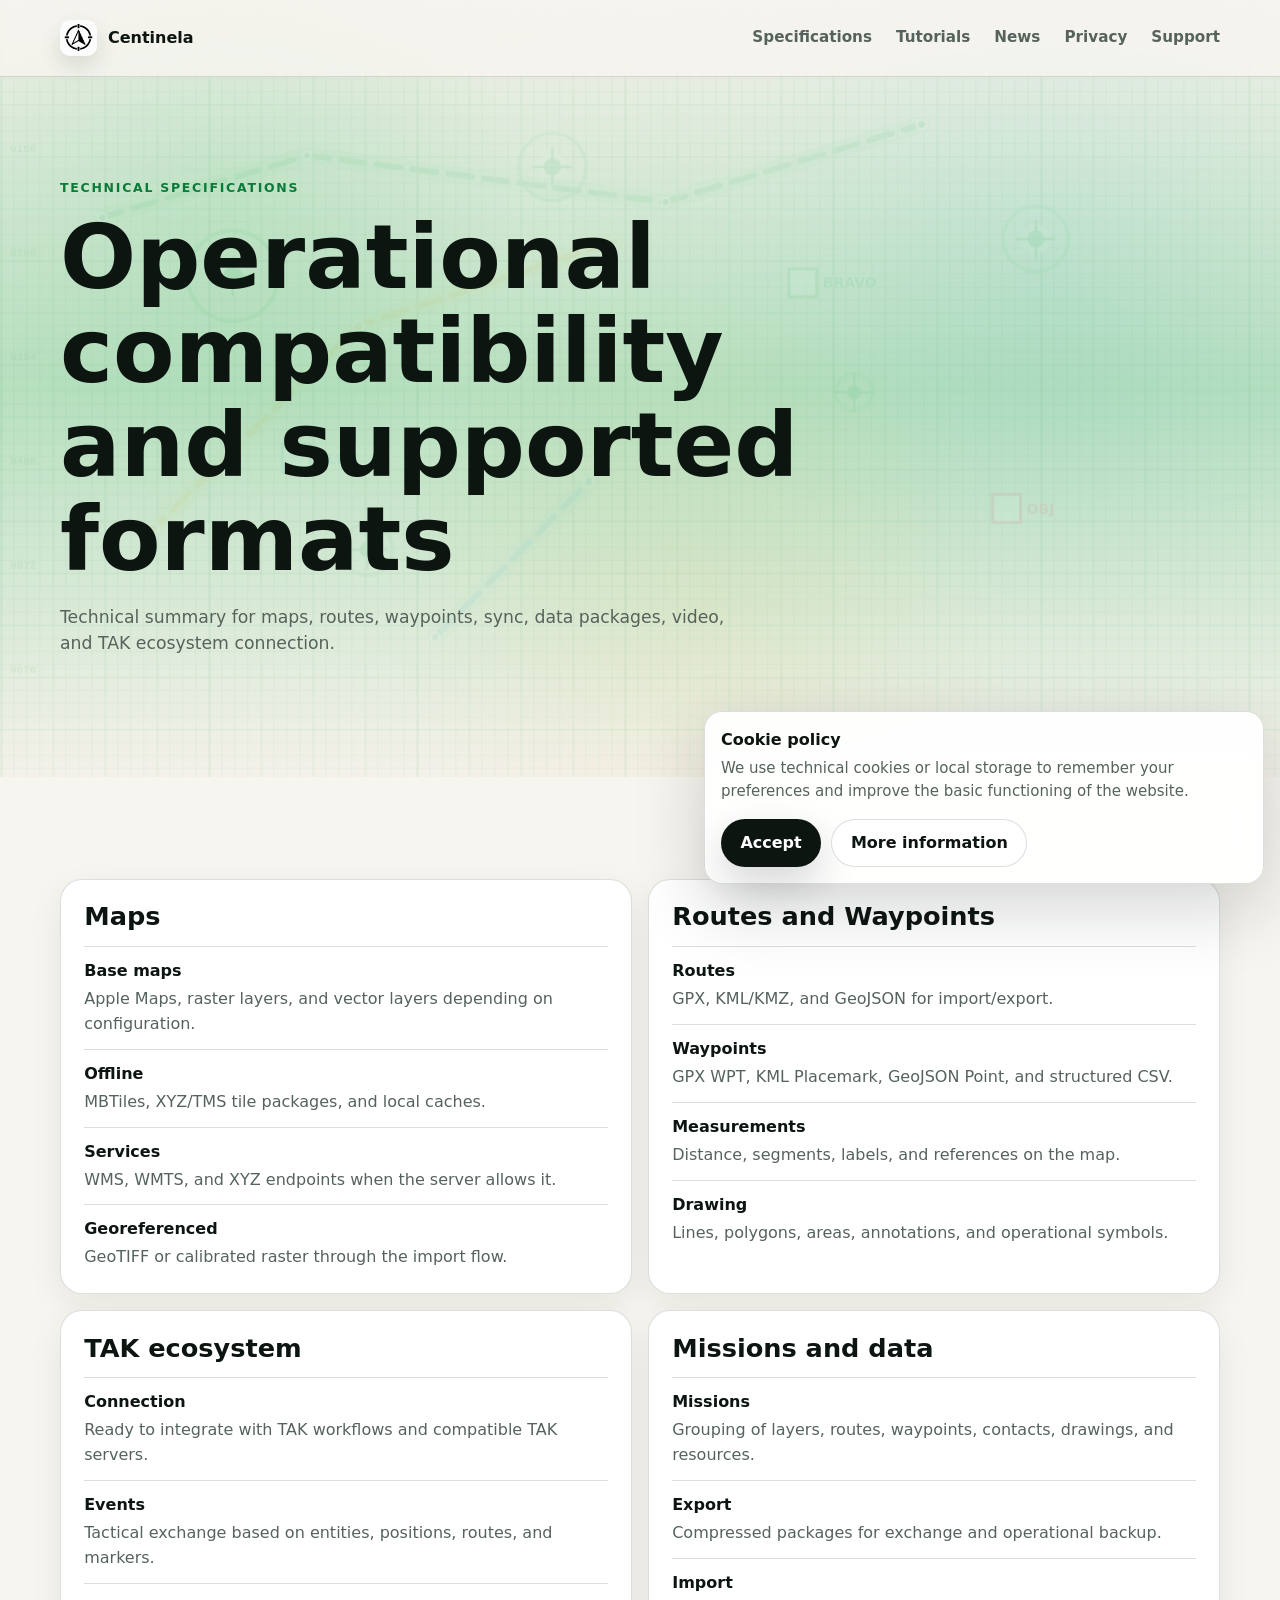
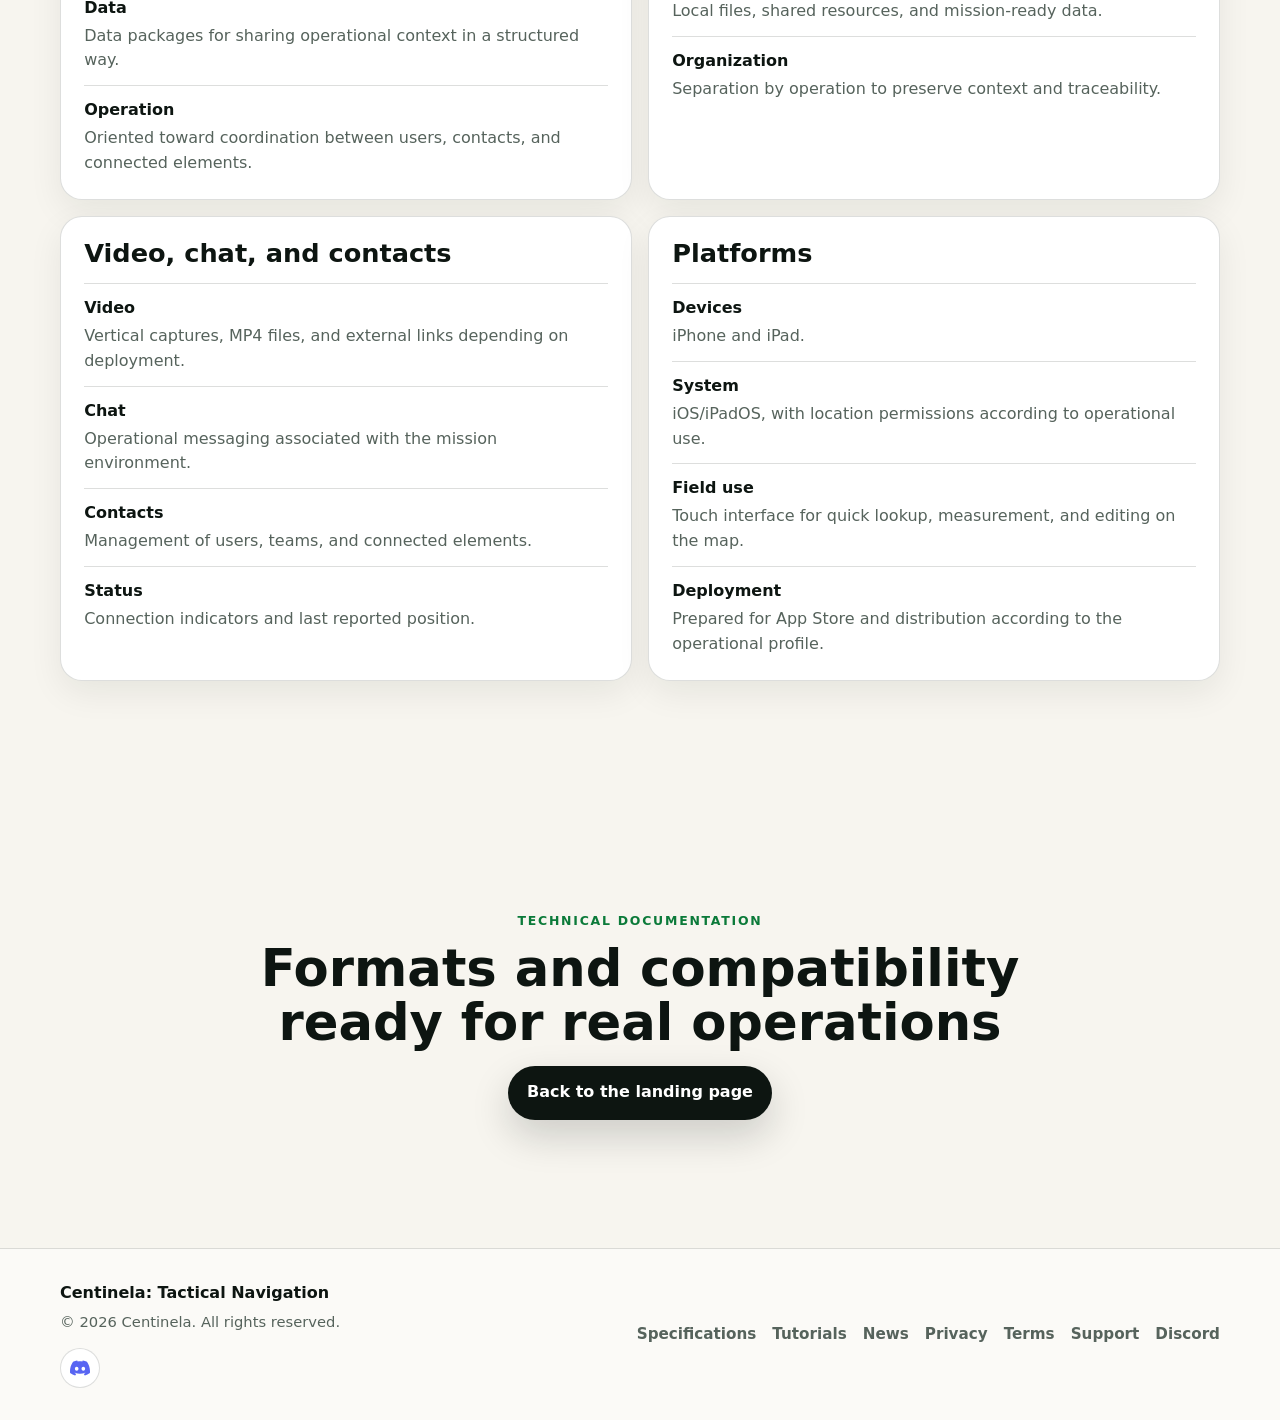
<file: especificaciones.html>
<!doctype html>
<html lang="es">
  <head>
    <meta charset="utf-8" />
    <meta name="viewport" content="width=device-width, initial-scale=1" />
    <meta name="theme-color" content="#f7f5ef" />
    <title>Especificaciones técnicas | Centinela: Navegación Táctica</title>
    <meta
      name="description"
      content="Formatos de mapas, rutas, waypoints, paquetes de datos, vídeo, sincronización y conexión con el ecosistema TAK en Centinela."
    />
    <meta property="og:title" content="Especificaciones técnicas de Centinela" />
    <meta
      property="og:description"
      content="Compatibilidad técnica de mapas, rutas, waypoints, datos tácticos y ecosistema TAK."
    />
    <meta property="og:type" content="website" />
    <meta property="og:image" content="assets/images/centinela-app-icon.png" />
    <meta property="og:locale" content="es_ES" />
    <link rel="icon" href="assets/images/centinela-app-icon.png" type="image/png" />
    <link rel="apple-touch-icon" href="assets/icons/apple-touch-icon.png" />
    <link rel="stylesheet" href="styles.css" />
  </head>
  <body>
    <a class="skip-link" href="#contenido">Saltar al contenido principal</a>

    <header class="site-header">
      <nav class="nav shell" aria-label="Navegación principal">
        <a class="brand" href="index.html#inicio" aria-label="Centinela, inicio">
          <img src="assets/images/centinela-app-icon.png" alt="" />
          <span>Centinela</span>
        </a>
        <button class="menu-toggle" type="button" aria-controls="primary-navigation" aria-expanded="false">
          <span></span>
          <span></span>
          <span></span>
          <span class="visually-hidden">Abrir menú</span>
        </button>
        <div class="nav-links" id="primary-navigation">
          <a href="especificaciones.html" aria-current="page">Especificaciones</a>
          <a href="tutoriales.html">Tutoriales</a>
          <a href="noticias.html">Noticias</a>
          <a href="privacidad.html">Privacidad</a>
          <a href="soporte.html">Soporte</a>
        </div>
      </nav>
    </header>

    <main id="contenido">
      <section class="spec-hero" aria-labelledby="spec-title">
        <canvas id="tactical-grid" class="tactical-grid" aria-hidden="true"></canvas>
        <div class="hero-map" aria-hidden="true"></div>
        <div class="scanline" aria-hidden="true"></div>
        <div class="shell spec-hero-layout">
          <p class="eyebrow">Especificaciones técnicas</p>
          <h1 id="spec-title">Compatibilidad operativa y formatos soportados</h1>
          <p>
            Resumen técnico para mapas, rutas, waypoints, sincronización, paquetes de datos,
            vídeo y conexión con el ecosistema TAK.
          </p>
        </div>
      </section>

      <section class="section">
        <div class="shell specs-grid">
          <article class="spec-card">
            <h2>Mapas</h2>
            <dl>
              <div><dt>Mapas base</dt><dd>Apple Maps, capas raster y capas vectoriales según configuración.</dd></div>
              <div><dt>Offline</dt><dd>MBTiles, paquetes de teselas XYZ/TMS y cachés locales.</dd></div>
              <div><dt>Servicios</dt><dd>WMS, WMTS y endpoints XYZ cuando el servidor lo permita.</dd></div>
              <div><dt>Georreferenciados</dt><dd>GeoTIFF o raster calibrado mediante flujo de importación.</dd></div>
            </dl>
          </article>

          <article class="spec-card">
            <h2>Rutas y Waypoints</h2>
            <dl>
              <div><dt>Rutas</dt><dd>GPX, KML/KMZ y GeoJSON para importación/exportación.</dd></div>
              <div><dt>Waypoints</dt><dd>GPX WPT, KML Placemark, GeoJSON Point y CSV estructurado.</dd></div>
              <div><dt>Mediciones</dt><dd>Distancia, segmentos, etiquetas y referencias sobre mapa.</dd></div>
              <div><dt>Dibujo</dt><dd>Líneas, polígonos, zonas, anotaciones y símbolos operativos.</dd></div>
            </dl>
          </article>

          <article class="spec-card">
            <h2>Ecosistema TAK</h2>
            <dl>
              <div><dt>Conexión</dt><dd>Preparado para integrarse con flujos TAK y servidores TAK compatibles.</dd></div>
              <div><dt>Eventos</dt><dd>Intercambio táctico basado en entidades, posiciones, rutas y marcadores.</dd></div>
              <div><dt>Datos</dt><dd>Paquetes de datos para compartir contexto operativo de forma estructurada.</dd></div>
              <div><dt>Operación</dt><dd>Orientado a coordinación entre usuarios, contactos y elementos conectados.</dd></div>
            </dl>
          </article>

          <article class="spec-card">
            <h2>Misiones y datos</h2>
            <dl>
              <div><dt>Misiones</dt><dd>Agrupación de capas, rutas, waypoints, contactos, dibujos y recursos.</dd></div>
              <div><dt>Exportación</dt><dd>Paquetes comprimidos para intercambio y respaldo operativo.</dd></div>
              <div><dt>Importación</dt><dd>Archivos locales, recursos compartidos y datos preparados por misión.</dd></div>
              <div><dt>Organización</dt><dd>Separación por operación para mantener contexto y trazabilidad.</dd></div>
            </dl>
          </article>

          <article class="spec-card">
            <h2>Vídeo, chat y contactos</h2>
            <dl>
              <div><dt>Vídeo</dt><dd>Capturas verticales, archivos MP4 y enlaces externos según despliegue.</dd></div>
              <div><dt>Chat</dt><dd>Mensajería operativa asociada al entorno de misión.</dd></div>
              <div><dt>Contactos</dt><dd>Gestión de usuarios, equipos y elementos conectados.</dd></div>
              <div><dt>Estado</dt><dd>Indicadores de conexión y última posición reportada.</dd></div>
            </dl>
          </article>

          <article class="spec-card">
            <h2>Plataformas</h2>
            <dl>
              <div><dt>Dispositivos</dt><dd>iPhone e iPad.</dd></div>
              <div><dt>Sistema</dt><dd>iOS/iPadOS, con permisos de ubicación según uso operativo.</dd></div>
              <div><dt>Uso en campo</dt><dd>Interfaz táctil para consulta rápida, medición y edición sobre mapa.</dd></div>
              <div><dt>Despliegue</dt><dd>Preparada para App Store y distribución según perfil operativo.</dd></div>
            </dl>
          </article>
        </div>
      </section>

      <section class="final-cta">
        <div class="shell">
          <p class="eyebrow">Documentación técnica</p>
          <h2>Formatos y compatibilidad preparados para operación real</h2>
          <a class="button button-primary" href="index.html#inicio">Volver a la landing</a>
        </div>
      </section>
    </main>

    <footer class="site-footer" id="contacto">
      <div class="shell footer-grid">
        <div>
          <strong>Centinela: Navegación Táctica</strong>
          <p>© <span id="copyright-year"></span> Centinela. Todos los derechos reservados.</p>
          <div class="social-links">
            <a href="https://discord.gg/tJdQnWvt" target="_blank" rel="noopener" aria-label="Discord de Centinela"><img src="assets/icons/discord.svg" alt="Discord" /></a>
          </div>
        </div>
        <nav aria-label="Enlaces de pie de página">
          <a href="especificaciones.html">Especificaciones</a>
          <a href="tutoriales.html">Tutoriales</a>
          <a href="noticias.html">Noticias</a>
          <a href="privacidad.html">Privacidad</a>
          <a href="privacidad.html#terminos">Términos</a>
          <a href="soporte.html">Soporte</a>
          <a href="https://discord.gg/jWzjWPPz" target="_blank" rel="noopener">Discord</a>
        </nav>
      </div>
    </footer>

    <script src="i18n.js"></script>
    <script src="script.js"></script>
  </body>
</html>
</file>
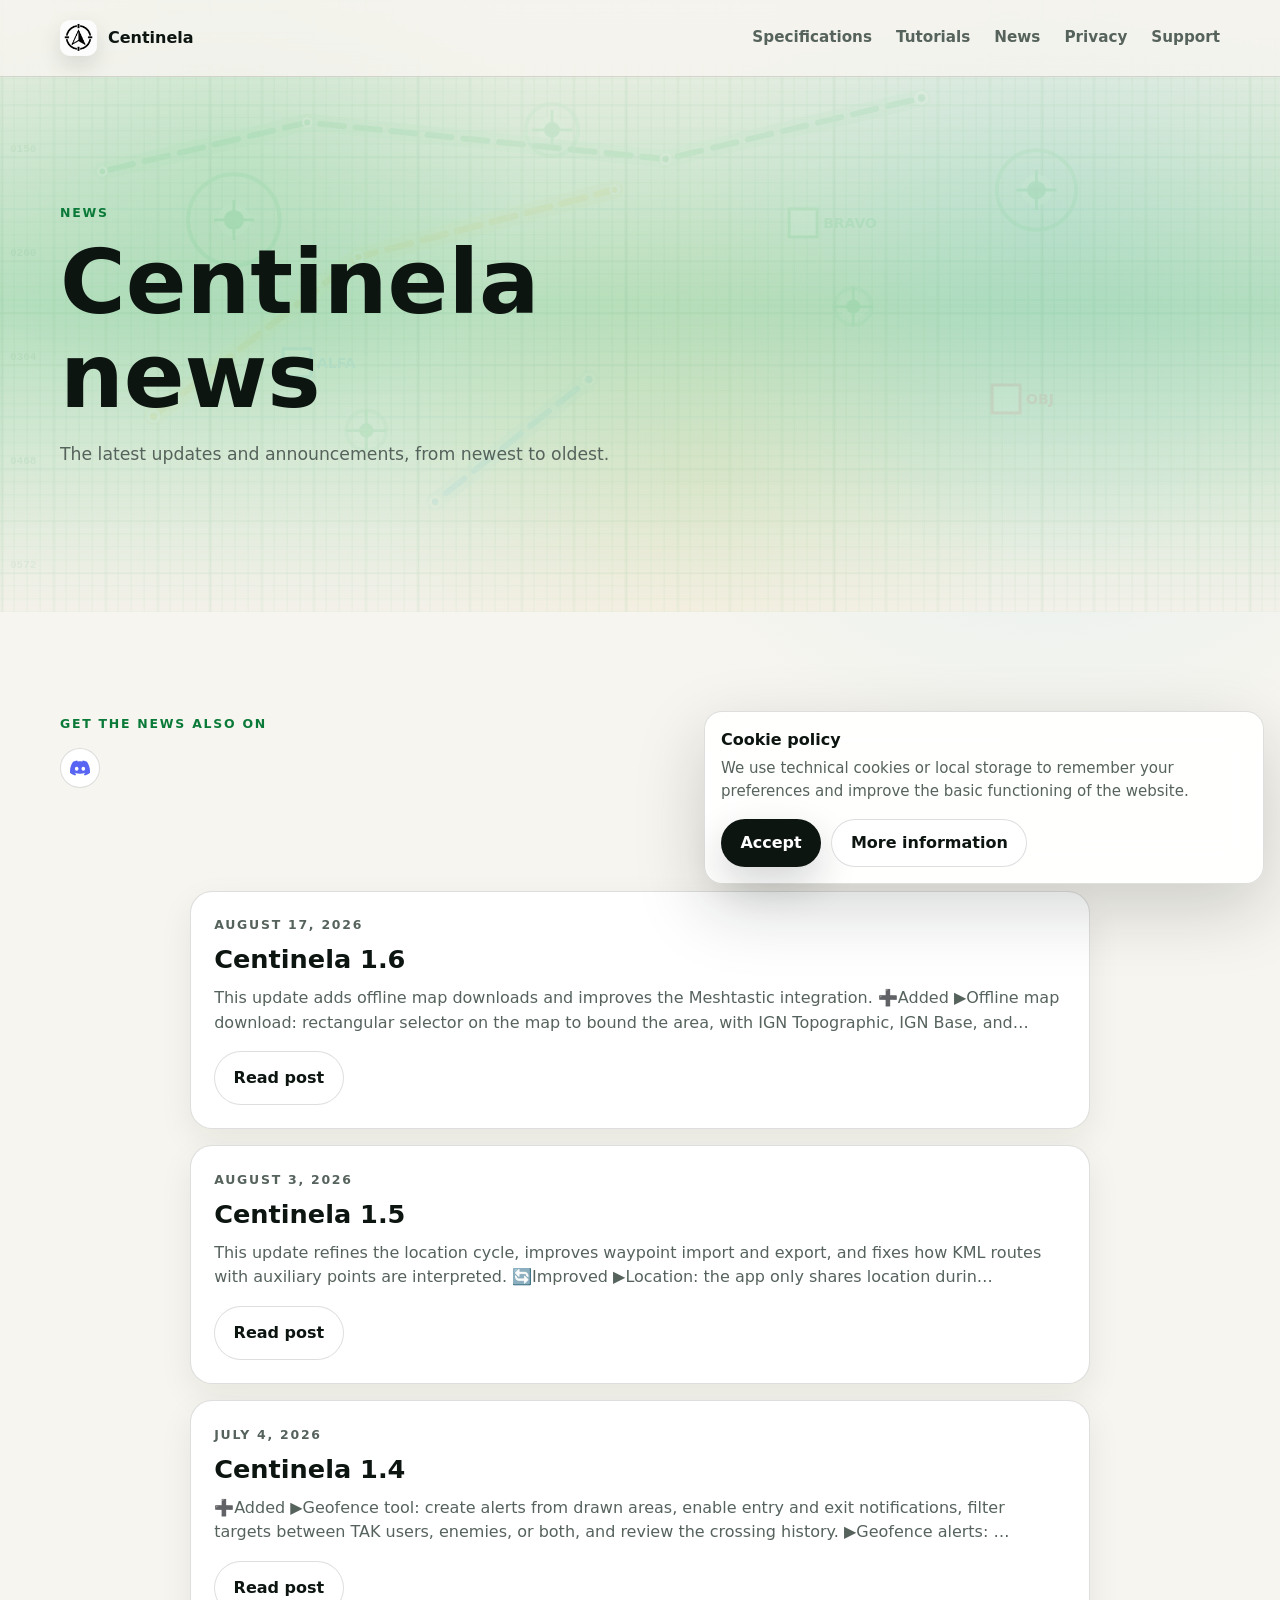
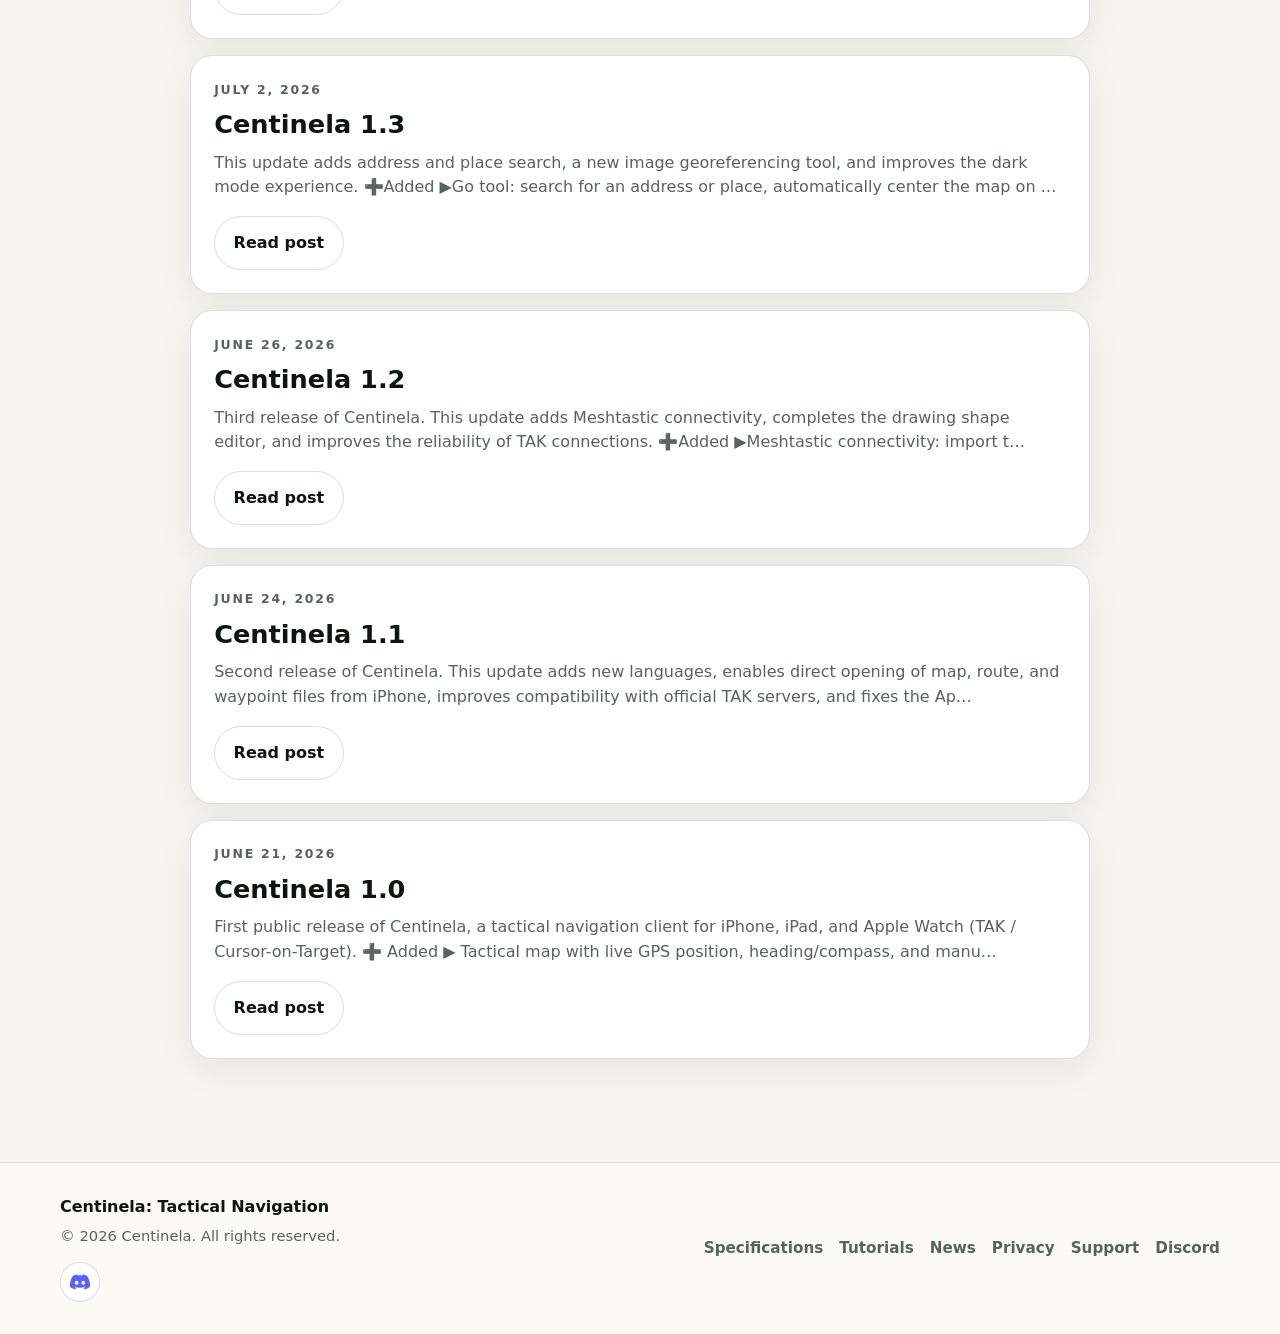
<file: noticias.html>
<!doctype html>
<html lang="es">
<head>
  <meta charset="utf-8" />
  <meta name="viewport" content="width=device-width, initial-scale=1" />
  <meta name="theme-color" content="#f7f5ef" />
  <title>Noticias | Centinela: Navegación Táctica</title>
  <meta name="description" content="Novedades, actualizaciones y anuncios de Centinela: Navegación Táctica." />
  <meta property="og:title" content="Noticias | Centinela: Navegación Táctica" />
  <meta property="og:type" content="website" />
  <meta property="og:image" content="assets/images/centinela-app-icon.png" />
  <meta property="og:locale" content="es_ES" />
  <link rel="icon" href="assets/images/centinela-app-icon.png" type="image/png" />
  <link rel="apple-touch-icon" href="assets/icons/apple-touch-icon.png" />
  <link rel="stylesheet" href="styles.css" />
</head>
<body>
  <a class="skip-link" href="#contenido">Saltar al contenido principal</a>
<header class="site-header">
  <nav class="nav shell" aria-label="Navegación principal">
    <a class="brand" href="index.html#inicio" aria-label="Centinela, inicio">
      <img src="assets/images/centinela-app-icon.png" alt="" />
      <span>Centinela</span>
    </a>
    <button class="menu-toggle" type="button" aria-controls="primary-navigation" aria-expanded="false">
      <span></span><span></span><span></span>
      <span class="visually-hidden">Abrir menú</span>
    </button>
    <div class="nav-links" id="primary-navigation">
      <a href="especificaciones.html">Especificaciones</a>
      <a href="tutoriales.html">Tutoriales</a>
      <a href="noticias.html" aria-current="page">Noticias</a>
      <a href="privacidad.html">Privacidad</a>
      <a href="soporte.html">Soporte</a>
    </div>
  </nav>
</header>
  <main id="contenido">
    <section class="spec-hero privacy-hero" aria-labelledby="page-title">
  <canvas id="tactical-grid" class="tactical-grid" aria-hidden="true"></canvas>
  <div class="hero-map" aria-hidden="true"></div>
  <div class="scanline" aria-hidden="true"></div>
  <div class="shell spec-hero-layout">
    <p class="eyebrow">Noticias</p>
    <h1 id="page-title">Novedades de Centinela</h1>
    <p>Las últimas actualizaciones y anuncios, de lo más reciente a lo más antiguo.</p>
  </div>
</section>
    <section class="section" style="padding-bottom:0">
      <div class="shell">
        <p class="eyebrow" style="margin-bottom:0.4rem">Recibe las noticias también en</p>
        <div class="social-links">
      <a href="https://discord.gg/tJdQnWvt" target="_blank" rel="noopener" aria-label="Discord de Centinela"><img src="assets/icons/discord.svg" alt="Discord" /></a>
    </div>
      </div>
    </section>
    <section class="section privacy-content">
      <div class="shell privacy-layout">
        <article class="spec-card privacy-card">
  <p class="eyebrow">17 de agosto de 2026</p>
  <h2><a href="noticias/2026-08-17-213400.html" style="text-decoration:none">Centinela 1.6</a></h2>
  <p data-lang-block="es">Esta actualización añade la descarga de mapas offline y mejora la integración con Meshtastic. ➕Añadido ▶️Descarga de mapas offline: selector rectangular sobre el mapa para acotar la zona, con fuent…</p>
  <p data-lang-block="en" hidden>This update adds offline map downloads and improves the Meshtastic integration. ➕Added ▶️Offline map download: rectangular selector on the map to bound the area, with IGN Topographic, IGN Base, and…</p>
  <p data-lang-block="it" hidden>Questo aggiornamento aggiunge il download delle mappe offline e migliora l'integrazione con Meshtastic. ➕Aggiunto ▶️Download di mappe offline: selettore rettangolare sulla mappa per delimitare l'ar…</p>
  <p data-lang-block="fr" hidden>Cette mise a jour ajoute le telechargement de cartes hors ligne et ameliore l'integration avec Meshtastic. ➕Ajoute ▶️Telechargement de cartes hors ligne : selecteur rectangulaire sur la carte pour…</p>
  <p data-lang-block="pt" hidden>Esta atualizacao adiciona a transferencia de mapas offline e melhora a integracao com o Meshtastic. ➕Adicionado ▶️Transferencia de mapas offline: seletor retangular sobre o mapa para delimitar a zo…</p>
  <p><a class="button button-secondary" href="noticias/2026-08-17-213400.html">Leer noticia</a></p>
</article>
<article class="spec-card privacy-card">
  <p class="eyebrow">3 de agosto de 2026</p>
  <h2><a href="noticias/2026-08-03-142900.html" style="text-decoration:none">Centinela 1.5</a></h2>
  <p data-lang-block="es">Esta actualización ajusta el ciclo de ubicación, mejora la importación y exportación de waypoints y corrige cómo se interpretan las rutas KML con puntos auxiliares. 🔄Mejorado ▶️Ubicación: la app so…</p>
  <p data-lang-block="en" hidden>This update refines the location cycle, improves waypoint import and export, and fixes how KML routes with auxiliary points are interpreted. 🔄Improved ▶️Location: the app only shares location durin…</p>
  <p data-lang-block="it" hidden>Questo aggiornamento perfeziona il ciclo di posizione, migliora l'importazione e l'esportazione dei waypoint e corregge l'interpretazione delle rotte KML con punti ausiliari. 🔄Migliorato ▶️Posizion…</p>
  <p data-lang-block="fr" hidden>Cette mise a jour affine le cycle de localisation, ameliore l'import et l'export des waypoints et corrige l'interpretation des itineraires KML comportant des points auxiliaires. 🔄Ameliore ▶️Positio…</p>
  <p data-lang-block="pt" hidden>Esta atualizacao ajusta o ciclo de localizacao, melhora a importacao e exportacao de waypoints e corrige a forma como sao interpretadas as rotas KML com pontos auxiliares. 🔄Melhorado ▶️Posicao: a a…</p>
  <p><a class="button button-secondary" href="noticias/2026-08-03-142900.html">Leer noticia</a></p>
</article>
<article class="spec-card privacy-card">
  <p class="eyebrow">4 de julio de 2026</p>
  <h2><a href="noticias/2026-07-04-085439.html" style="text-decoration:none">Centinela 1.4</a></h2>
  <p data-lang-block="es">➕Añadido ▶️Herramienta Geozonas: crea alertas a partir de zonas dibujadas, activa avisos de entrada y salida, filtra objetivos entre usuarios TAK, enemigos o ambos y consulta el historial de cruces…</p>
  <p data-lang-block="en" hidden>➕Added ▶️Geofence tool: create alerts from drawn areas, enable entry and exit notifications, filter targets between TAK users, enemies, or both, and review the crossing history. ▶️Geofence alerts: …</p>
  <p data-lang-block="it" hidden>➕Aggiunto ▶️Strumento Geozone: crea avvisi a partire da aree disegnate, attiva le notifiche di ingresso e uscita, filtra gli obiettivi tra utenti TAK, nemici o entrambi e consulta lo storico degli …</p>
  <p data-lang-block="fr" hidden>➕Ajoute ▶️Outil Geozones : creez des alertes a partir de zones dessinees, activez les notifications d'entree et de sortie, filtrez les objectifs entre utilisateurs TAK, ennemis ou les deux, et cons…</p>
  <p data-lang-block="pt" hidden>➕Adicionado ▶️Ferramenta Geozonas: crie alertas a partir de zonas desenhadas, ative avisos de entrada e saida, filtre objetivos entre utilizadores TAK, inimigos ou ambos e consulte o historico de c…</p>
  <p><a class="button button-secondary" href="noticias/2026-07-04-085439.html">Leer noticia</a></p>
</article>
<article class="spec-card privacy-card">
  <p class="eyebrow">2 de julio de 2026</p>
  <h2><a href="noticias/2026-07-02-090328.html" style="text-decoration:none">Centinela 1.3</a></h2>
  <p data-lang-block="es">Esta actualización añade la búsqueda de direcciones y lugares, una nueva herramienta para georreferenciar imágenes y documentos, y mejora la experiencia en modo oscuro. ➕Añadido ▶️Herramienta Ir: b…</p>
  <p data-lang-block="en" hidden>This update adds address and place search, a new image georeferencing tool, and improves the dark mode experience. ➕Added ▶️Go tool: search for an address or place, automatically center the map on …</p>
  <p data-lang-block="it" hidden>Questo aggiornamento aggiunge la ricerca di indirizzi e luoghi, un nuovo strumento per georeferenziare immagini e documenti e migliora l'esperienza in modalita scura. ➕Aggiunto ▶️Strumento Vai: cer…</p>
  <p data-lang-block="fr" hidden>Cette mise a jour ajoute la recherche d'adresses et de lieux, un nouvel outil pour georeferencer des images et des documents, et ameliore l'experience en mode sombre. ➕Ajoute ▶️Outil Aller : recher…</p>
  <p data-lang-block="pt" hidden>Esta atualizacao adiciona a procura de moradas e locais, uma nova ferramenta para georreferenciar imagens e documentos, e melhora a experiencia em modo escuro. ➕Adicionado ▶️Ferramenta Ir: procure …</p>
  <p><a class="button button-secondary" href="noticias/2026-07-02-090328.html">Leer noticia</a></p>
</article>
<article class="spec-card privacy-card">
  <p class="eyebrow">26 de junio de 2026</p>
  <h2><a href="noticias/2026-06-26-174635.html" style="text-decoration:none">Centinela 1.2</a></h2>
  <p data-lang-block="es">Tercera versión de Centinela. Esta actualización añade la conexión con Meshtastic, completa el editor de figuras de dibujo y mejora la robustez de la conexión TAK. ➕Añadido ▶️Conexión con Meshtasti…</p>
  <p data-lang-block="en" hidden>Third release of Centinela. This update adds Meshtastic connectivity, completes the drawing shape editor, and improves the reliability of TAK connections. ➕Added ▶️Meshtastic connectivity: import t…</p>
  <p data-lang-block="it" hidden>Terza versione di Centinela. Questo aggiornamento aggiunge la connessione con Meshtastic, completa l'editor delle figure di disegno e migliora la robustezza della connessione TAK. ➕Aggiunto ▶️Conne…</p>
  <p data-lang-block="fr" hidden>Troisieme version de Centinela. Cette mise a jour ajoute la connexion avec Meshtastic, complete l'editeur de figures de dessin et ameliore la robustesse de la connexion TAK. ➕Ajoute ▶️Connexion Mes…</p>
  <p data-lang-block="pt" hidden>Terceira versao do Centinela. Esta atualizacao adiciona a ligacao com o Meshtastic, completa o editor de figuras de desenho e melhora a robustez da ligacao TAK. ➕Adicionado ▶️Ligacao com o Meshtast…</p>
  <p><a class="button button-secondary" href="noticias/2026-06-26-174635.html">Leer noticia</a></p>
</article>
<article class="spec-card privacy-card">
  <p class="eyebrow">24 de junio de 2026</p>
  <h2><a href="noticias/2026-06-24-032926.html" style="text-decoration:none">Centinela 1.1</a></h2>
  <p data-lang-block="es">Segunda versión de Centinela. Esta actualización añade nuevos idiomas, permite abrir archivos de mapas, rutas y waypoints directamente desde iPhone, mejora la compatibilidad con servidores TAK ofic…</p>
  <p data-lang-block="en" hidden>Second release of Centinela. This update adds new languages, enables direct opening of map, route, and waypoint files from iPhone, improves compatibility with official TAK servers, and fixes the Ap…</p>
  <p data-lang-block="it" hidden>Seconda versione di Centinela. Questo aggiornamento aggiunge nuove lingue, consente di aprire file di mappe, rotte e waypoint direttamente da iPhone, migliora la compatibilita con i server TAK uffi…</p>
  <p data-lang-block="fr" hidden>Deuxieme version de Centinela. Cette mise a jour ajoute de nouvelles langues, permet d'ouvrir des fichiers de cartes, d'itineraires et de waypoints directement depuis l'iPhone, ameliore la compatib…</p>
  <p data-lang-block="pt" hidden>Segunda versao do Centinela. Esta atualizacao adiciona novos idiomas, permite abrir ficheiros de mapas, rotas e waypoints diretamente a partir do iPhone, melhora a compatibilidade com servidores TA…</p>
  <p><a class="button button-secondary" href="noticias/2026-06-24-032926.html">Leer noticia</a></p>
</article>
<article class="spec-card privacy-card">
  <p class="eyebrow">21 de junio de 2026</p>
  <h2><a href="noticias/2026-06-21-105022.html" style="text-decoration:none">Centinela 1.0</a></h2>
  <p data-lang-block="es">Primera versión pública de Centinela, cliente de navegación táctica para iPhone, iPad y Apple Watch (TAK / Cursor-on-Target). ➕Añadido ▶️Mapa táctico con posición GPS en directo, rumbo/brújula y po…</p>
  <p data-lang-block="en" hidden>First public release of Centinela, a tactical navigation client for iPhone, iPad, and Apple Watch (TAK / Cursor-on-Target). ➕ Added ▶️ Tactical map with live GPS position, heading/compass, and manu…</p>
  <p data-lang-block="it" hidden>Prima versione pubblica di Centinela, client di navigazione tattica per iPhone, iPad e Apple Watch (TAK / Cursor-on-Target). ➕Aggiunto ▶️Mappa tattica con posizione GPS in diretta, rotta/bussola e …</p>
  <p data-lang-block="fr" hidden>Premiere version publique de Centinela, client de navigation tactique pour iPhone, iPad et Apple Watch (TAK / Cursor-on-Target). ➕Ajoute ▶️Carte tactique avec position GPS en direct, cap/boussole e…</p>
  <p data-lang-block="pt" hidden>Primeira versao publica do Centinela, cliente de navegacao tatica para iPhone, iPad e Apple Watch (TAK / Cursor-on-Target). ➕Adicionado ▶️Mapa tatico com posicao GPS em direto, rumo/bussola e posic…</p>
  <p><a class="button button-secondary" href="noticias/2026-06-21-105022.html">Leer noticia</a></p>
</article>
      </div>
    </section>
  </main>
<footer class="site-footer" id="contacto">
  <div class="shell footer-grid">
    <div>
      <strong>Centinela: Navegación Táctica</strong>
      <p>© <span id="copyright-year"></span> Centinela. Todos los derechos reservados.</p>
      <div class="social-links">
      <a href="https://discord.gg/tJdQnWvt" target="_blank" rel="noopener" aria-label="Discord de Centinela"><img src="assets/icons/discord.svg" alt="Discord" /></a>
    </div>
    </div>
    <nav aria-label="Enlaces de pie de página">
      <a href="especificaciones.html">Especificaciones</a>
      <a href="tutoriales.html">Tutoriales</a>
      <a href="noticias.html">Noticias</a>
      <a href="privacidad.html">Privacidad</a>
      <a href="soporte.html">Soporte</a>
      <a href="https://discord.gg/jWzjWPPz" target="_blank" rel="noopener">Discord</a>
    </nav>
  </div>
</footer>
<script src="i18n.js"></script>
<script src="script.js"></script>
</body>
</html>
</file>
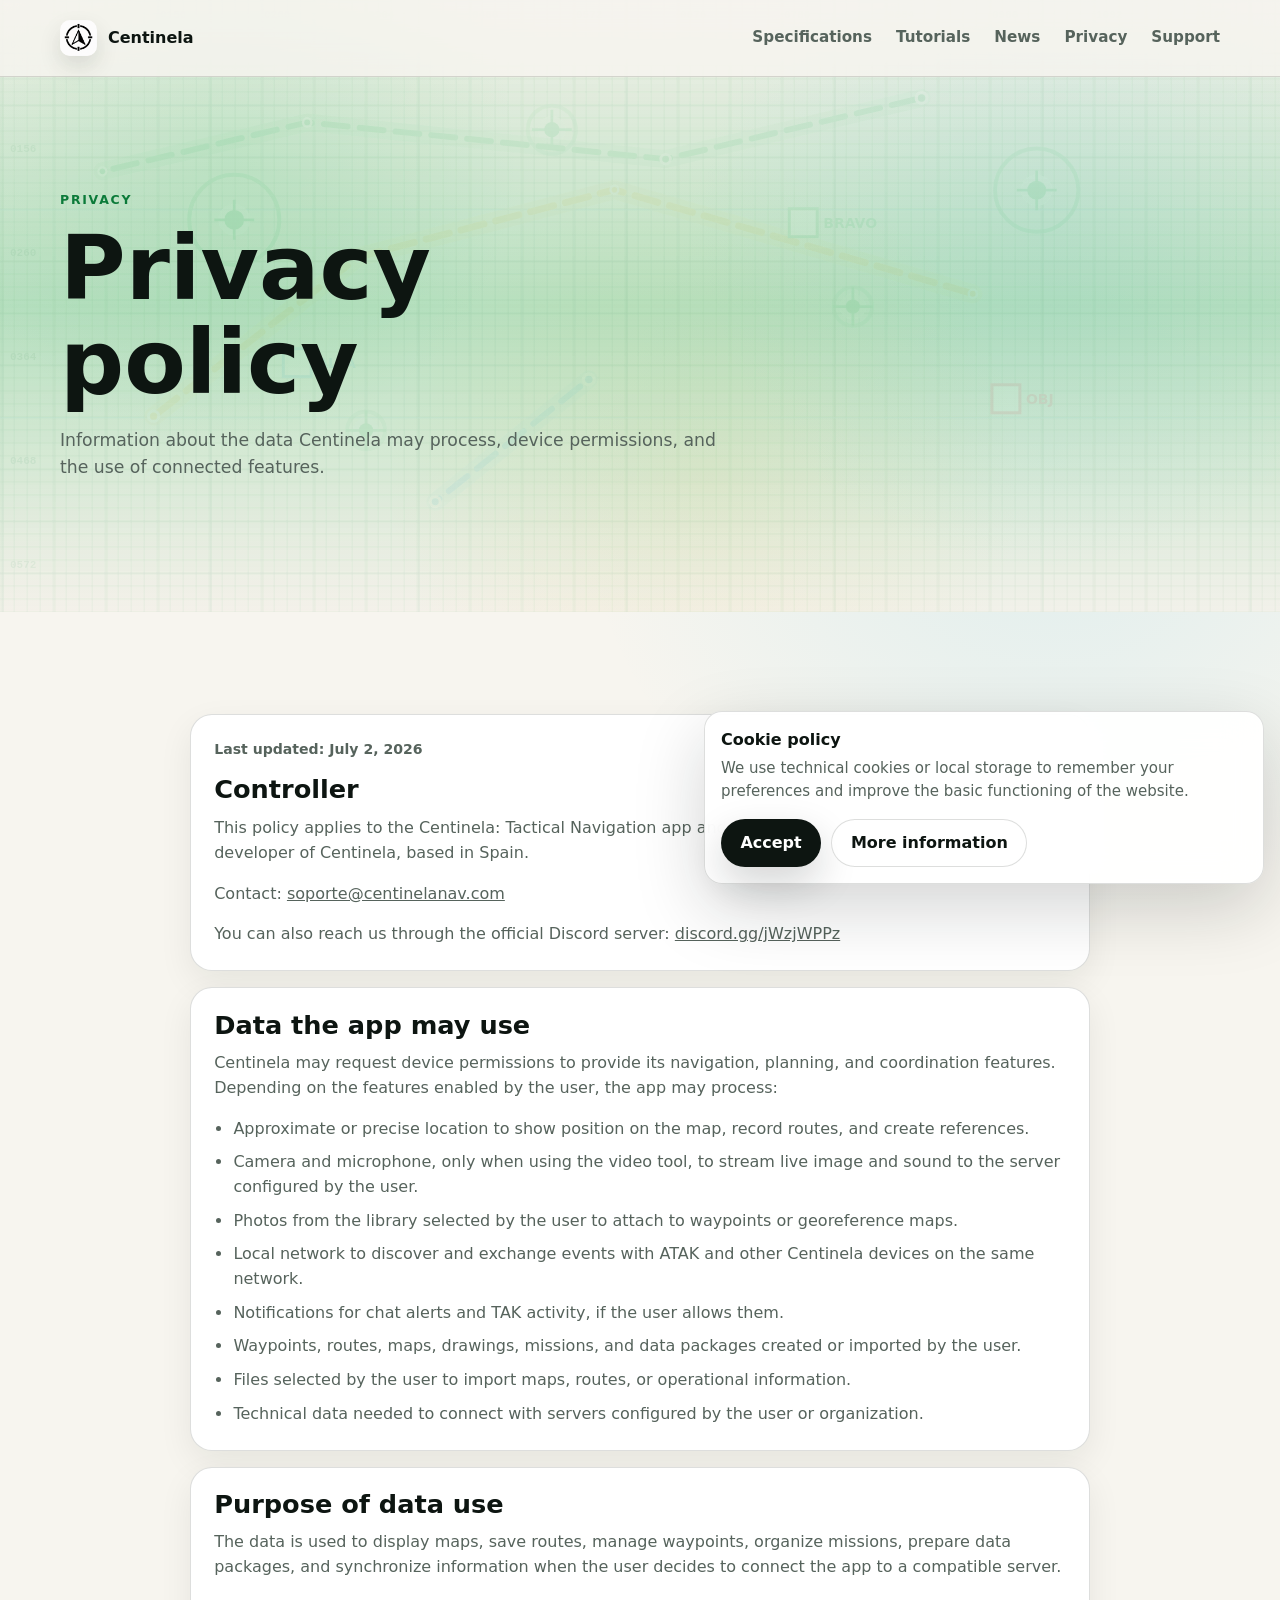
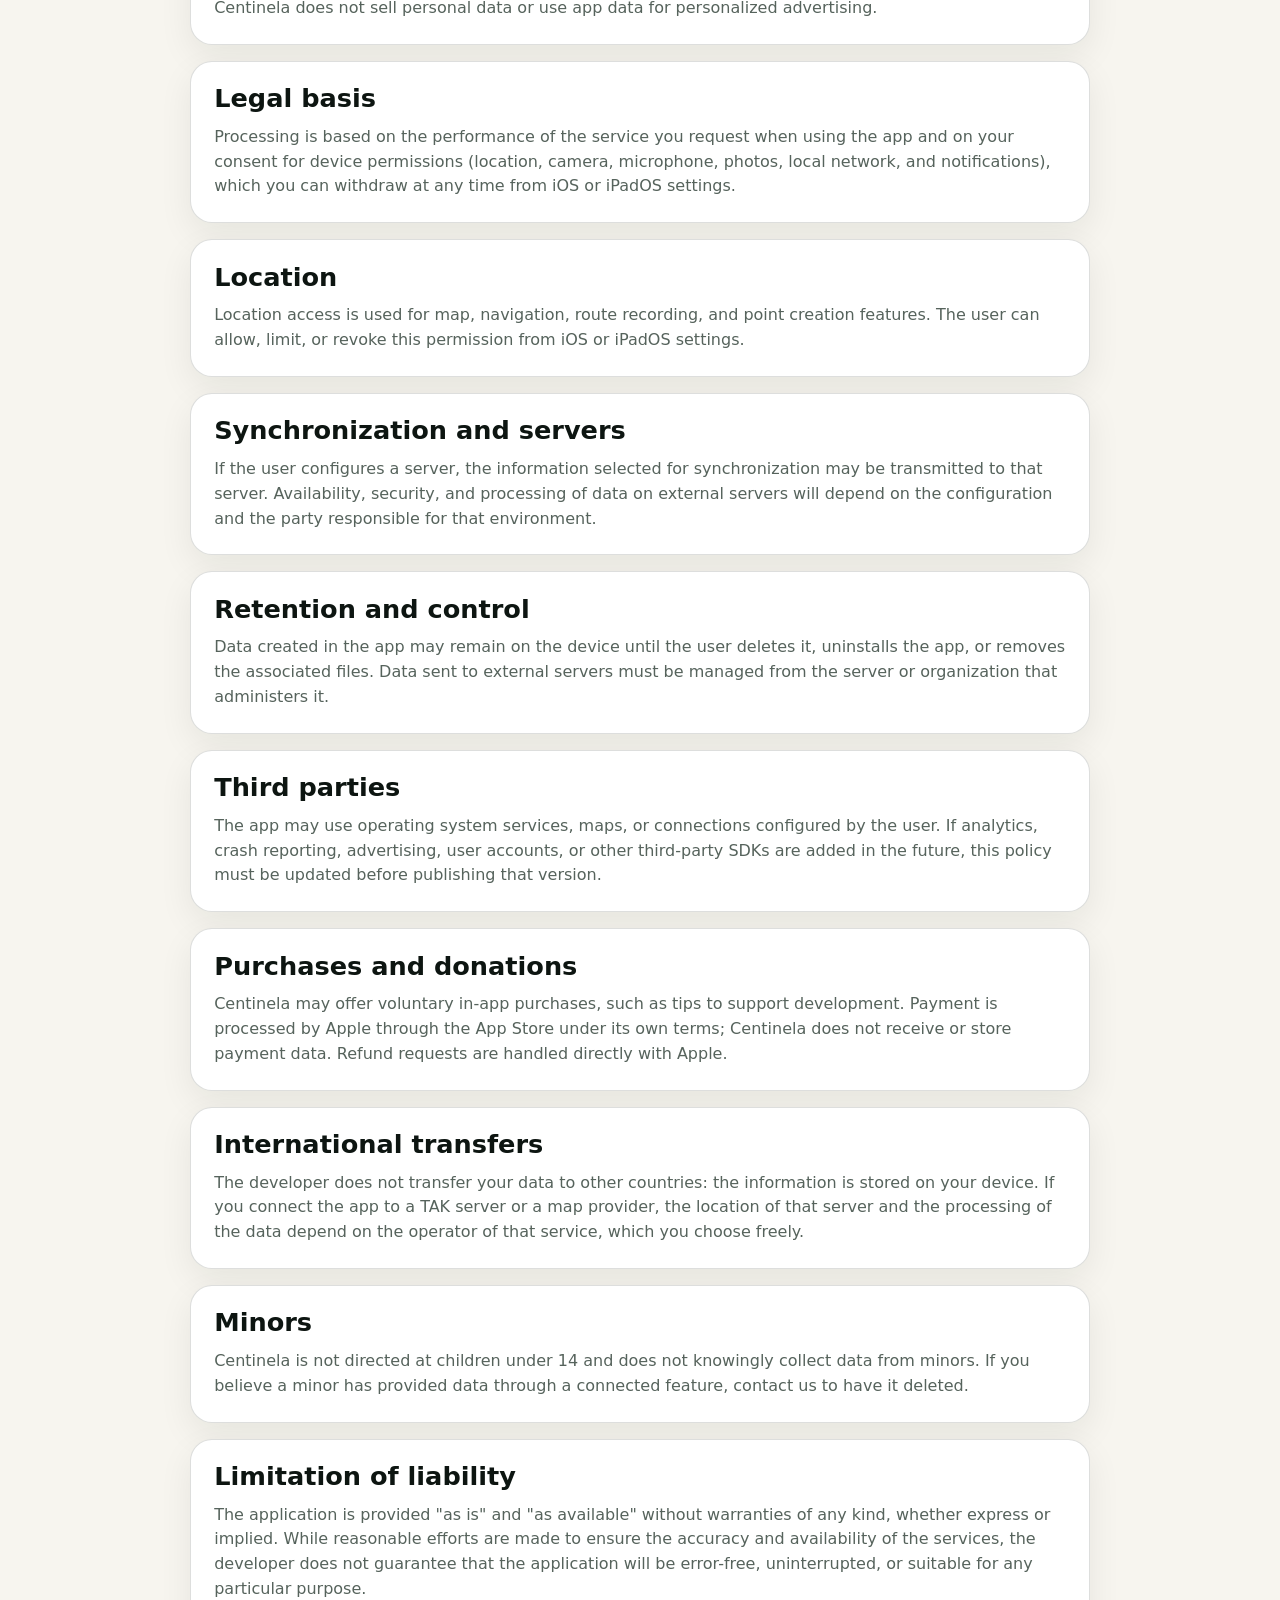
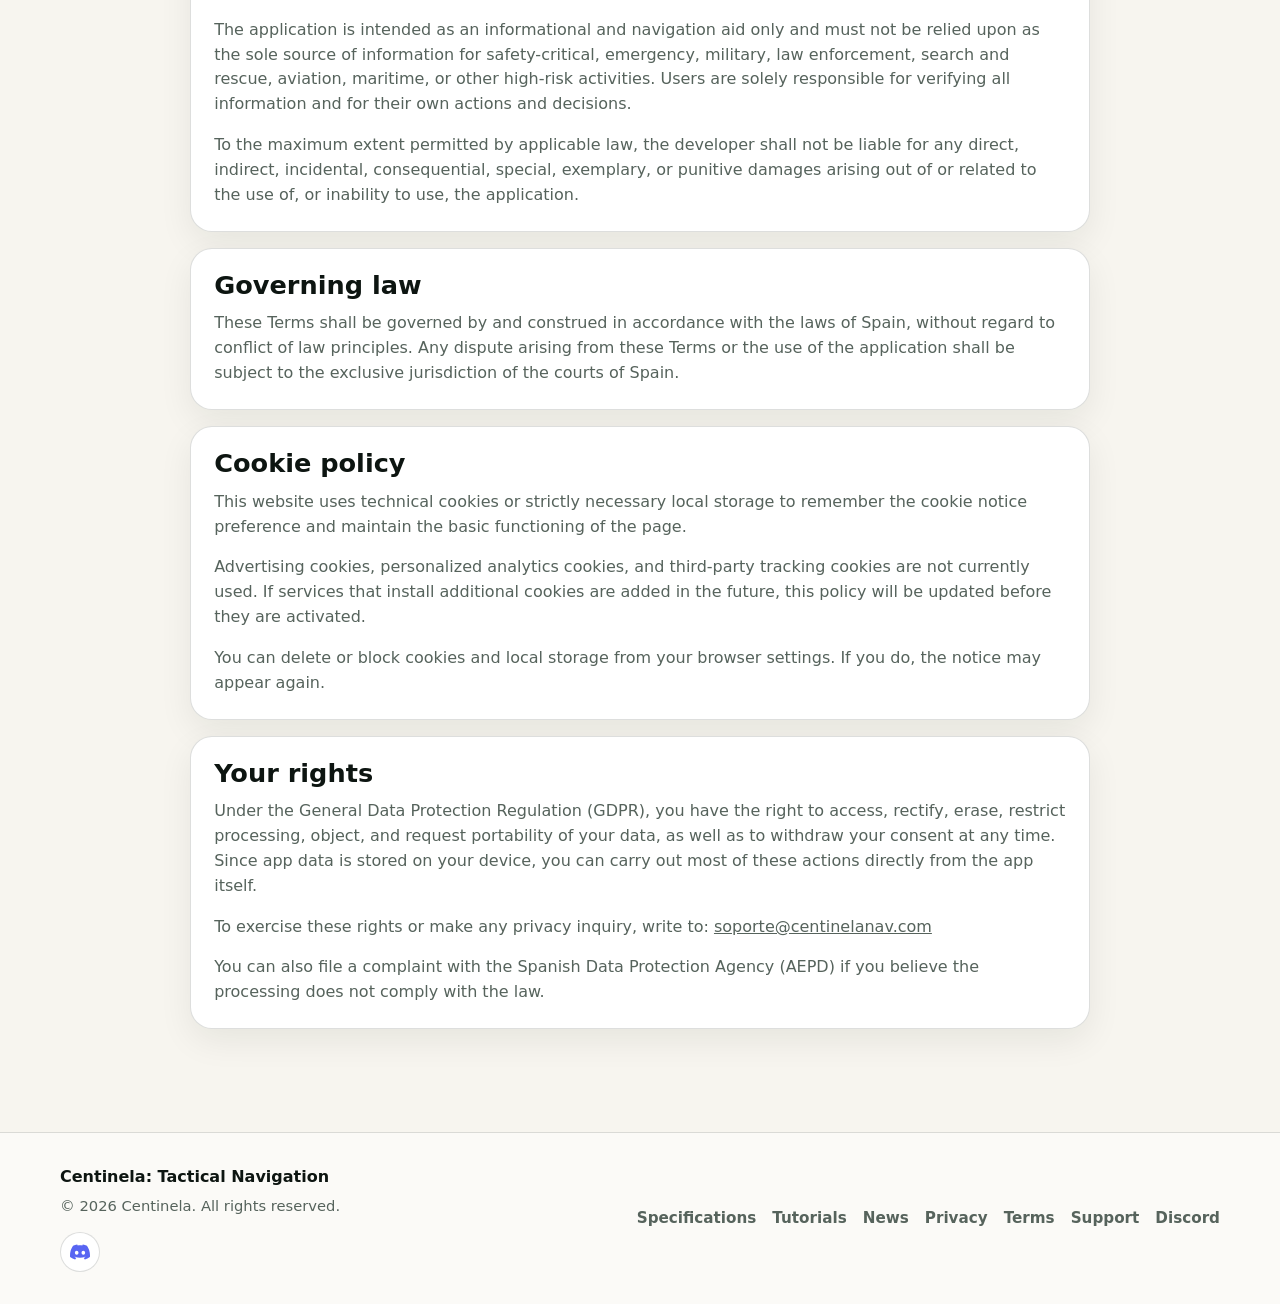
<file: privacidad.html>
<!doctype html>
<html lang="es">
  <head>
    <meta charset="utf-8" />
    <meta name="viewport" content="width=device-width, initial-scale=1" />
    <meta name="theme-color" content="#f7f5ef" />
    <title>Política de privacidad | Centinela: Navegación Táctica</title>
    <meta
      name="description"
      content="Política de privacidad de Centinela: Navegación Táctica para App Store, datos de ubicación, mapas, misiones, servidor y contacto."
    />
    <meta property="og:title" content="Política de privacidad de Centinela" />
    <meta
      property="og:description"
      content="Información sobre tratamiento de datos, permisos y privacidad en Centinela."
    />
    <meta property="og:type" content="website" />
    <meta property="og:image" content="assets/images/centinela-app-icon.png" />
    <meta property="og:locale" content="es_ES" />
    <link rel="icon" href="assets/images/centinela-app-icon.png" type="image/png" />
    <link rel="apple-touch-icon" href="assets/icons/apple-touch-icon.png" />
    <link rel="stylesheet" href="styles.css" />
  </head>
  <body>
    <a class="skip-link" href="#contenido">Saltar al contenido principal</a>

    <header class="site-header">
      <nav class="nav shell" aria-label="Navegación principal">
        <a class="brand" href="index.html#inicio" aria-label="Centinela, inicio">
          <img src="assets/images/centinela-app-icon.png" alt="" />
          <span>Centinela</span>
        </a>
        <button class="menu-toggle" type="button" aria-controls="primary-navigation" aria-expanded="false">
          <span></span>
          <span></span>
          <span></span>
          <span class="visually-hidden">Abrir menú</span>
        </button>
        <div class="nav-links" id="primary-navigation">
          <a href="especificaciones.html">Especificaciones</a>
          <a href="tutoriales.html">Tutoriales</a>
          <a href="noticias.html">Noticias</a>
          <a href="privacidad.html" aria-current="page">Privacidad</a>
          <a href="soporte.html">Soporte</a>
        </div>
      </nav>
    </header>

    <main id="contenido">
      <section class="spec-hero privacy-hero" aria-labelledby="privacy-title">
        <canvas id="tactical-grid" class="tactical-grid" aria-hidden="true"></canvas>
        <div class="hero-map" aria-hidden="true"></div>
        <div class="scanline" aria-hidden="true"></div>
        <div class="shell spec-hero-layout">
          <p class="eyebrow">Privacidad</p>
          <h1 id="privacy-title">Política de privacidad</h1>
          <p>
            Información sobre los datos que puede tratar Centinela, los permisos del dispositivo
            y el uso de funciones conectadas.
          </p>
        </div>
      </section>

      <section class="section privacy-content">
        <div class="shell privacy-layout">
          <article class="spec-card privacy-card">
            <p class="privacy-updated">Última actualización: 2 de julio de 2026</p>
            <h2>Responsable</h2>
            <p>
              Esta política se aplica a la app Centinela: Navegación Táctica y a esta web. El
              responsable del tratamiento es el desarrollador de Centinela, con sede en España.
            </p>
            <p>
              Contacto:
              <a href="mailto:soporte@centinelanav.com">soporte@centinelanav.com</a>
            </p>
            <p>
              También puedes contactar a través del servidor de Discord oficial:
              <a href="https://discord.gg/jWzjWPPz" target="_blank" rel="noopener">discord.gg/jWzjWPPz</a>
            </p>
          </article>

          <article class="spec-card privacy-card">
            <h2>Datos que puede usar la app</h2>
            <p>
              Centinela puede solicitar permisos del dispositivo para ofrecer sus funciones de
              navegación, planificación y coordinación. Según las funciones activadas por el
              usuario, la app puede tratar:
            </p>
            <ul>
              <li>Ubicación aproximada o precisa para mostrar la posición en el mapa, grabar rutas y crear referencias.</li>
              <li>Cámara y micrófono, únicamente al usar la herramienta de vídeo, para retransmitir imagen y sonido en directo al servidor que el propio usuario configura.</li>
              <li>Fotos del carrete seleccionadas por el usuario para adjuntarlas a waypoints o georeferenciar mapas.</li>
              <li>Red local para descubrir e intercambiar eventos con ATAK y otros dispositivos Centinela en la misma red.</li>
              <li>Notificaciones para avisos de chat y actividad TAK, si el usuario las permite.</li>
              <li>Waypoints, rutas, mapas, dibujos, misiones y paquetes de datos creados o importados por el usuario.</li>
              <li>Archivos seleccionados por el usuario para importar mapas, rutas o información operativa.</li>
              <li>Datos técnicos necesarios para conexión con servidores configurados por el usuario o la organización.</li>
            </ul>
          </article>

          <article class="spec-card privacy-card">
            <h2>Finalidad del uso de datos</h2>
            <p>
              Los datos se usan para mostrar mapas, guardar rutas, gestionar waypoints, organizar
              misiones, preparar paquetes de datos y sincronizar información cuando el usuario
              decide conectar la app a un servidor compatible.
            </p>
            <p>
              Centinela no vende datos personales ni utiliza datos de la app para publicidad
              personalizada.
            </p>
          </article>

          <article class="spec-card privacy-card">
            <h2>Base legal</h2>
            <p>
              El tratamiento se basa en la ejecución del servicio que solicitas al usar la app y en
              tu consentimiento para los permisos del dispositivo (ubicación, cámara, micrófono,
              fotos, red local y notificaciones), que puedes retirar en cualquier momento desde los
              ajustes de iOS o iPadOS.
            </p>
          </article>

          <article class="spec-card privacy-card">
            <h2>Ubicación</h2>
            <p>
              El acceso a la ubicación se usa para funciones de mapa, navegación, grabación de
              rutas y creación de puntos. El usuario puede permitir, limitar o retirar este permiso
              desde los ajustes de iOS o iPadOS.
            </p>
          </article>

          <article class="spec-card privacy-card">
            <h2>Sincronización y servidores</h2>
            <p>
              Si el usuario configura un servidor, la información seleccionada para sincronizar
              puede transmitirse a ese servidor. La disponibilidad, seguridad y tratamiento de los
              datos en servidores externos dependerá de la configuración y del responsable de ese
              entorno.
            </p>
          </article>

          <article class="spec-card privacy-card">
            <h2>Conservación y control</h2>
            <p>
              Los datos creados en la app pueden conservarse en el dispositivo hasta que el usuario
              los elimine, desinstale la app o borre los archivos asociados. Los datos enviados a
              servidores externos deberán gestionarse desde el servidor o la organización que los
              administre.
            </p>
          </article>

          <article class="spec-card privacy-card">
            <h2>Terceros</h2>
            <p>
              La app puede usar servicios del sistema operativo, mapas o conexiones configuradas
              por el usuario. Si en el futuro se añaden analíticas, crash reporting, publicidad,
              cuentas de usuario u otros SDK de terceros, esta política deberá actualizarse antes
              de publicar esa versión.
            </p>
          </article>

          <article class="spec-card privacy-card">
            <h2>Compras y donaciones</h2>
            <p>
              Centinela puede ofrecer compras integradas de carácter voluntario, como propinas para
              apoyar el desarrollo. El pago lo procesa Apple a través del App Store según sus
              propias condiciones; Centinela no recibe ni almacena datos de pago. Las solicitudes
              de reembolso se gestionan directamente con Apple.
            </p>
          </article>

          <article class="spec-card privacy-card">
            <h2>Transferencias internacionales</h2>
            <p>
              El desarrollador no transfiere tus datos a otros países: la información se guarda en
              tu dispositivo. Si conectas la app a un servidor TAK o a un proveedor de mapas, la
              ubicación de ese servidor y el tratamiento de los datos dependen del responsable de
              ese servicio, que eliges libremente.
            </p>
          </article>

          <article class="spec-card privacy-card">
            <h2>Menores de edad</h2>
            <p>
              Centinela no está dirigida a menores de 14 años y no recopila conscientemente datos
              de menores. Si crees que un menor ha facilitado datos a través de una función
              conectada, contacta con nosotros para eliminarlos.
            </p>
          </article>

          <article class="spec-card privacy-card" id="terminos">
            <h2>Limitación de responsabilidad</h2>
            <p>
              La aplicación se proporciona &quot;tal cual&quot; y &quot;según disponibilidad&quot;,
              sin garantías de ningún tipo, ya sean expresas o implícitas. Aunque se realizan
              esfuerzos razonables para asegurar la exactitud y disponibilidad de los servicios,
              el desarrollador no garantiza que la aplicación esté libre de errores, sea
              ininterrumpida o resulte adecuada para un propósito concreto.
            </p>
            <p>
              La aplicación tiene únicamente finalidad informativa y de ayuda a la navegación, y
              no debe utilizarse como única fuente de información para actividades críticas para
              la seguridad, emergencias, actividades militares, fuerzas de seguridad, búsqueda y
              rescate, aviación, actividades marítimas u otras actividades de alto riesgo. Los
              usuarios son los únicos responsables de verificar toda la información y de sus
              propias acciones y decisiones.
            </p>
            <p>
              En la máxima medida permitida por la ley aplicable, el desarrollador no será
              responsable de daños directos, indirectos, incidentales, consecuentes, especiales,
              ejemplares o punitivos que surjan del uso de la aplicación, o de la imposibilidad
              de usarla, o que estén relacionados con ello.
            </p>
          </article>

          <article class="spec-card privacy-card">
            <h2>Ley aplicable</h2>
            <p>
              Estos términos se regirán e interpretarán de acuerdo con las leyes de España, sin
              atender a sus principios de conflicto de leyes. Cualquier disputa derivada de estos
              términos o del uso de la aplicación estará sujeta a la jurisdicción exclusiva de los
              tribunales de España.
            </p>
          </article>

          <article class="spec-card privacy-card" id="cookies">
            <h2>Política de cookies</h2>
            <p>
              Esta web utiliza cookies técnicas o almacenamiento local estrictamente necesario para
              recordar la preferencia sobre el aviso de cookies y mantener el funcionamiento básico
              de la página.
            </p>
            <p>
              Actualmente no se usan cookies de publicidad, analítica personalizada ni seguimiento
              de terceros. Si en el futuro se incorporan servicios que instalen cookies adicionales,
              esta política se actualizará antes de activarlos.
            </p>
            <p>
              Puedes borrar o bloquear las cookies y el almacenamiento local desde la configuración
              de tu navegador. Si lo haces, es posible que el aviso vuelva a aparecer.
            </p>
          </article>

          <article class="spec-card privacy-card">
            <h2>Derechos del usuario</h2>
            <p>
              De acuerdo con el Reglamento General de Protección de Datos (RGPD), tienes derecho a
              acceder, rectificar, suprimir, limitar el tratamiento, oponerte y solicitar la
              portabilidad de tus datos, así como a retirar tu consentimiento en cualquier momento.
              Como los datos de la app se guardan en tu dispositivo, la mayoría de estas acciones
              puedes realizarlas directamente desde la propia app.
            </p>
            <p>
              Para ejercer estos derechos o realizar cualquier consulta sobre privacidad, escribe a:
              <a href="mailto:soporte@centinelanav.com">soporte@centinelanav.com</a>
            </p>
            <p>
              También puedes presentar una reclamación ante la Agencia Española de Protección de
              Datos (AEPD) si consideras que el tratamiento no se ajusta a la normativa.
            </p>
          </article>
        </div>
      </section>
    </main>

    <footer class="site-footer" id="contacto">
      <div class="shell footer-grid">
        <div>
          <strong>Centinela: Navegación Táctica</strong>
          <p>© <span id="copyright-year"></span> Centinela. Todos los derechos reservados.</p>
          <div class="social-links">
            <a href="https://discord.gg/tJdQnWvt" target="_blank" rel="noopener" aria-label="Discord de Centinela"><img src="assets/icons/discord.svg" alt="Discord" /></a>
          </div>
        </div>
        <nav aria-label="Enlaces de pie de página">
          <a href="especificaciones.html">Especificaciones</a>
          <a href="tutoriales.html">Tutoriales</a>
          <a href="noticias.html">Noticias</a>
          <a href="privacidad.html">Privacidad</a>
          <a href="privacidad.html#terminos">Términos</a>
          <a href="soporte.html">Soporte</a>
          <a href="https://discord.gg/jWzjWPPz" target="_blank" rel="noopener">Discord</a>
        </nav>
      </div>
    </footer>

    <script src="i18n.js"></script>
    <script src="script.js"></script>
  </body>
</html>
</file>
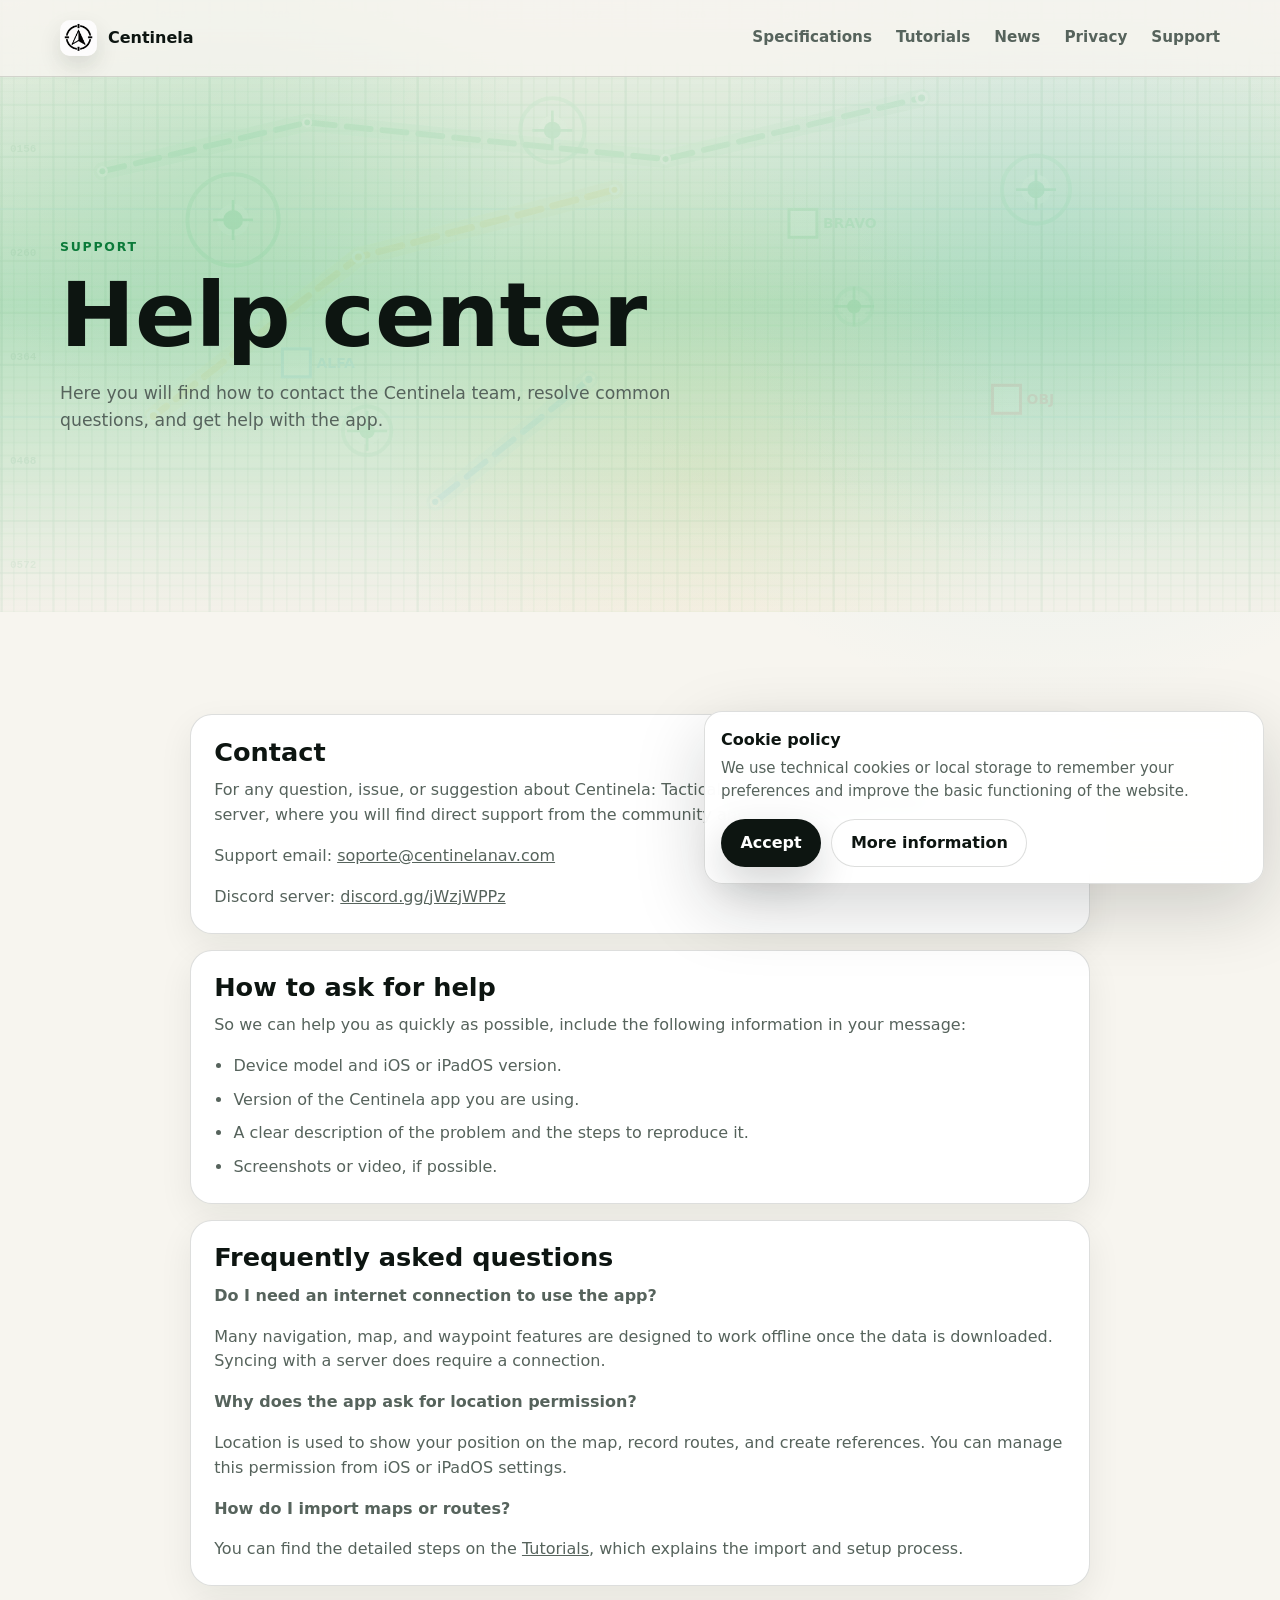
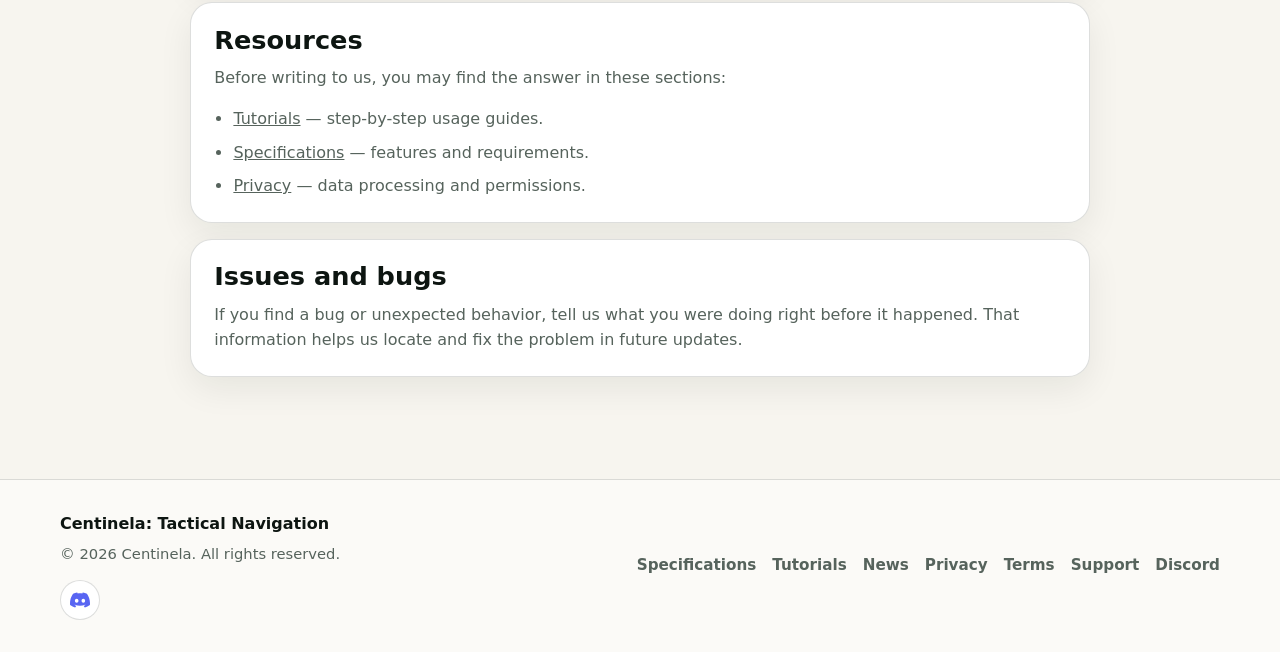
<file: soporte.html>
<!doctype html>
<html lang="es">
  <head>
    <meta charset="utf-8" />
    <meta name="viewport" content="width=device-width, initial-scale=1" />
    <meta name="theme-color" content="#f7f5ef" />
    <title>Soporte | Centinela: Navegación Táctica</title>
    <meta
      name="description"
      content="Página de soporte de Centinela: Navegación Táctica. Contacto, ayuda, preguntas frecuentes y cómo resolver incidencias de la aplicación."
    />
    <meta property="og:title" content="Soporte de Centinela" />
    <meta
      property="og:description"
      content="Centro de ayuda y contacto para usuarios de Centinela: Navegación Táctica."
    />
    <meta property="og:type" content="website" />
    <meta property="og:image" content="assets/images/centinela-app-icon.png" />
    <meta property="og:locale" content="es_ES" />
    <link rel="icon" href="assets/images/centinela-app-icon.png" type="image/png" />
    <link rel="apple-touch-icon" href="assets/icons/apple-touch-icon.png" />
    <link rel="stylesheet" href="styles.css" />
  </head>
  <body>
    <a class="skip-link" href="#contenido">Saltar al contenido principal</a>

    <header class="site-header">
      <nav class="nav shell" aria-label="Navegación principal">
        <a class="brand" href="index.html#inicio" aria-label="Centinela, inicio">
          <img src="assets/images/centinela-app-icon.png" alt="" />
          <span>Centinela</span>
        </a>
        <button class="menu-toggle" type="button" aria-controls="primary-navigation" aria-expanded="false">
          <span></span>
          <span></span>
          <span></span>
          <span class="visually-hidden">Abrir menú</span>
        </button>
        <div class="nav-links" id="primary-navigation">
          <a href="especificaciones.html">Especificaciones</a>
          <a href="tutoriales.html">Tutoriales</a>
          <a href="noticias.html">Noticias</a>
          <a href="privacidad.html">Privacidad</a>
          <a href="soporte.html" aria-current="page">Soporte</a>
        </div>
      </nav>
    </header>

    <main id="contenido">
      <section class="spec-hero privacy-hero" aria-labelledby="support-title">
        <canvas id="tactical-grid" class="tactical-grid" aria-hidden="true"></canvas>
        <div class="hero-map" aria-hidden="true"></div>
        <div class="scanline" aria-hidden="true"></div>
        <div class="shell spec-hero-layout">
          <p class="eyebrow">Soporte</p>
          <h1 id="support-title">Centro de ayuda</h1>
          <p>
            Aquí encontrarás cómo contactar con el equipo de Centinela, resolver dudas
            frecuentes y obtener ayuda con la aplicación.
          </p>
        </div>
      </section>

      <section class="section privacy-content">
        <div class="shell privacy-layout">
          <article class="spec-card privacy-card">
            <h2>Contacto</h2>
            <p>
              Para cualquier consulta, incidencia o sugerencia sobre Centinela: Navegación
              Táctica, escríbenos por correo o únete a nuestro servidor de Discord, donde
              encontrarás soporte directo de la comunidad y del equipo de desarrollo.
            </p>
            <p>
              Correo de soporte:
              <a href="mailto:soporte@centinelanav.com">soporte@centinelanav.com</a>
            </p>
            <p>
              Servidor de Discord:
              <a href="https://discord.gg/jWzjWPPz" target="_blank" rel="noopener">discord.gg/jWzjWPPz</a>
            </p>
          </article>

          <article class="spec-card privacy-card">
            <h2>Cómo pedir ayuda</h2>
            <p>
              Para que podamos ayudarte lo más rápido posible, incluye en tu mensaje la siguiente
              información:
            </p>
            <ul>
              <li>Modelo de dispositivo y versión de iOS o iPadOS.</li>
              <li>Versión de la app Centinela que estás utilizando.</li>
              <li>Descripción clara del problema y los pasos para reproducirlo.</li>
              <li>Capturas de pantalla o vídeo, si es posible.</li>
            </ul>
          </article>

          <article class="spec-card privacy-card">
            <h2>Preguntas frecuentes</h2>
            <p><strong>¿Necesito conexión a internet para usar la app?</strong></p>
            <p>
              Muchas funciones de navegación, mapas y waypoints están pensadas para funcionar sin
              conexión una vez descargados los datos. La sincronización con un servidor sí requiere
              conexión.
            </p>
            <p><strong>¿Por qué la app pide permiso de ubicación?</strong></p>
            <p>
              La ubicación se utiliza para mostrar tu posición en el mapa, grabar rutas y crear
              referencias. Puedes gestionar este permiso desde los ajustes de iOS o iPadOS.
            </p>
            <p><strong>¿Cómo importo mapas o rutas?</strong></p>
            <p>
              Puedes consultar los pasos detallados en la página de
              <a href="tutoriales.html">Tutoriales</a>, donde se explica el proceso de importación
              y configuración.
            </p>
          </article>

          <article class="spec-card privacy-card">
            <h2>Recursos</h2>
            <p>
              Antes de escribirnos, quizá encuentres la respuesta en estas secciones:
            </p>
            <ul>
              <li><a href="tutoriales.html">Tutoriales</a> — guías de uso paso a paso.</li>
              <li><a href="especificaciones.html">Especificaciones</a> — funciones y requisitos.</li>
              <li><a href="privacidad.html">Privacidad</a> — tratamiento de datos y permisos.</li>
            </ul>
          </article>

          <article class="spec-card privacy-card">
            <h2>Incidencias y errores</h2>
            <p>
              Si encuentras un error o un comportamiento inesperado, indícanos qué estabas haciendo
              justo antes de que ocurriera. Esa información nos ayuda a localizar y corregir el
              problema en próximas actualizaciones.
            </p>
          </article>
        </div>
      </section>
    </main>

    <footer class="site-footer" id="contacto">
      <div class="shell footer-grid">
        <div>
          <strong>Centinela: Navegación Táctica</strong>
          <p>© <span id="copyright-year"></span> Centinela. Todos los derechos reservados.</p>
          <div class="social-links">
            <a href="https://discord.gg/tJdQnWvt" target="_blank" rel="noopener" aria-label="Discord de Centinela"><img src="assets/icons/discord.svg" alt="Discord" /></a>
          </div>
        </div>
        <nav aria-label="Enlaces de pie de página">
          <a href="especificaciones.html">Especificaciones</a>
          <a href="tutoriales.html">Tutoriales</a>
          <a href="noticias.html">Noticias</a>
          <a href="privacidad.html">Privacidad</a>
          <a href="privacidad.html#terminos">Términos</a>
          <a href="soporte.html">Soporte</a>
          <a href="https://discord.gg/jWzjWPPz" target="_blank" rel="noopener">Discord</a>
        </nav>
      </div>
    </footer>

    <script src="i18n.js"></script>
    <script src="script.js"></script>
  </body>
</html>
</file>
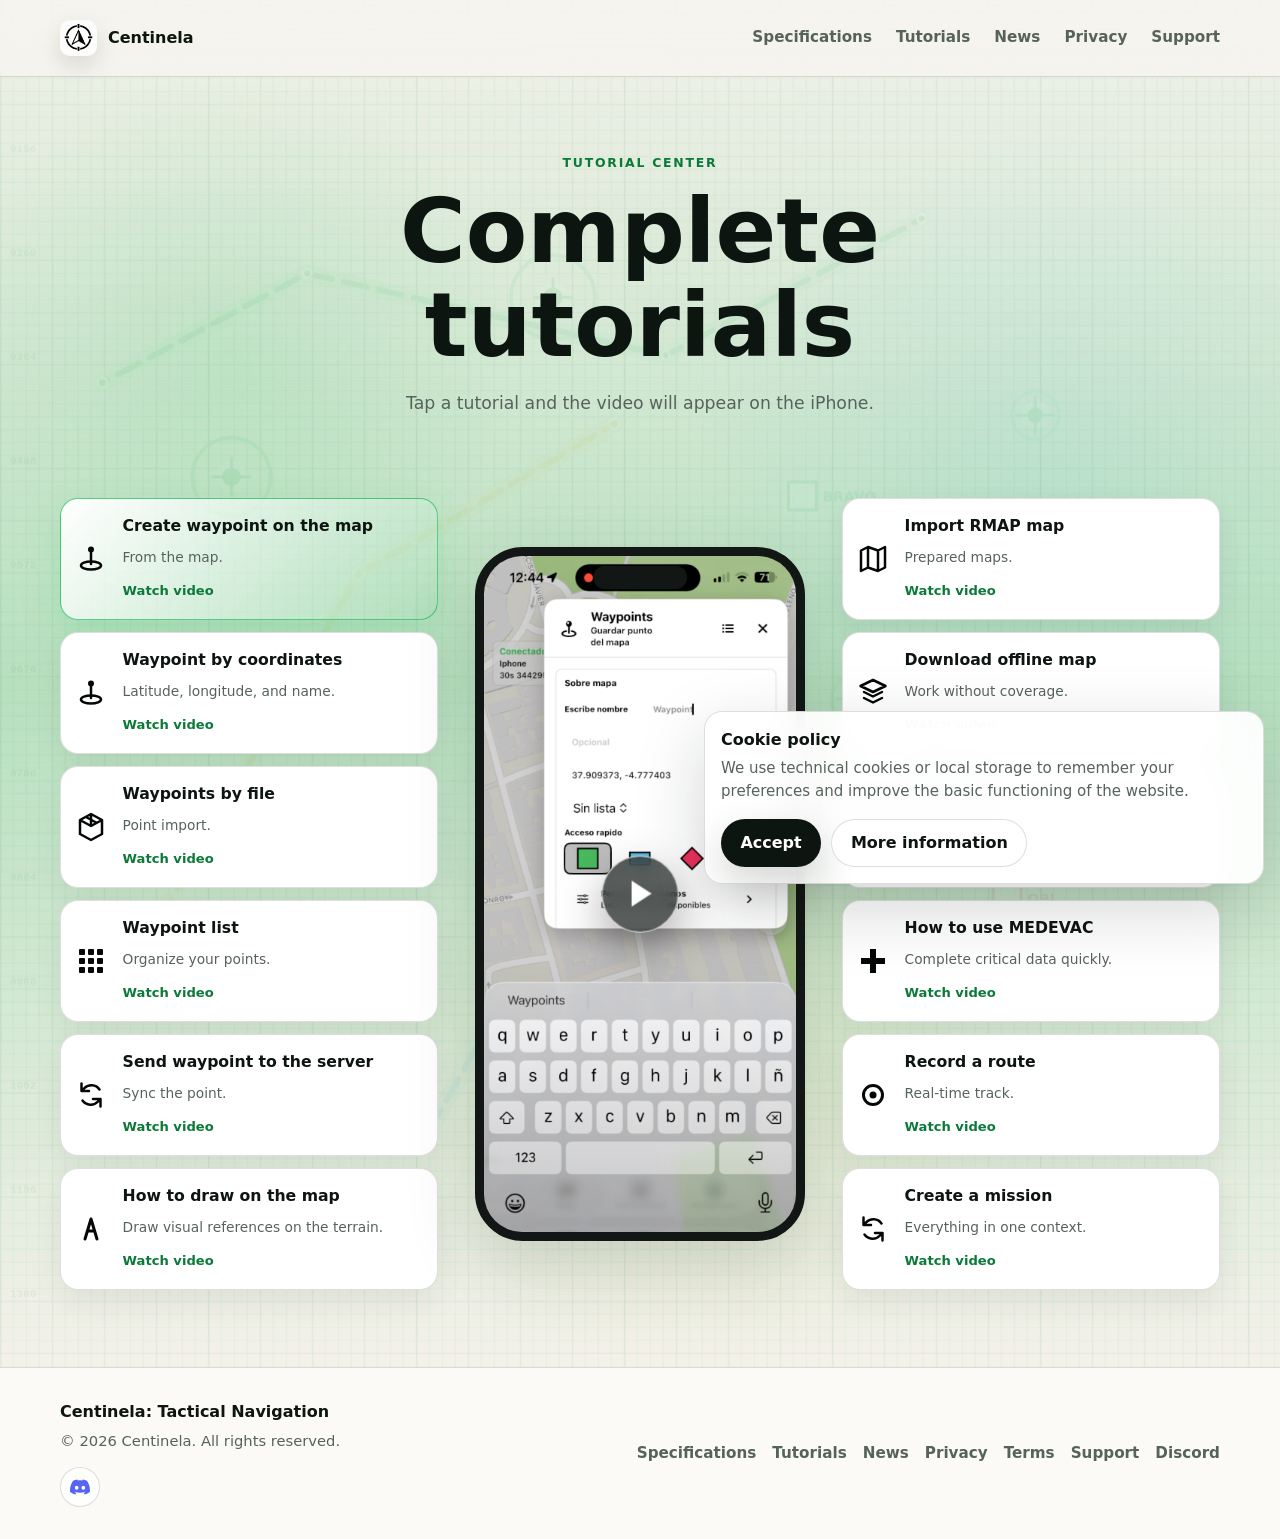
<file: tutoriales.html>
<!doctype html>
<html lang="es">
  <head>
    <meta charset="utf-8" />
    <meta name="viewport" content="width=device-width, initial-scale=1" />
    <meta name="theme-color" content="#f7f5ef" />
    <title>Tutoriales completos | Centinela: Navegación Táctica</title>
    <meta
      name="description"
      content="Videotutoriales de Centinela para waypoints, mapas RMAP, mapas offline, rutas, misiones, servidor y herramientas de navegación táctica."
    />
    <meta property="og:title" content="Tutoriales completos de Centinela" />
    <meta
      property="og:description"
      content="Videotutoriales para aprender a usar mapas, waypoints, rutas, misiones y servidor en Centinela."
    />
    <meta property="og:type" content="website" />
    <meta property="og:image" content="assets/images/centinela-app-icon.png" />
    <meta property="og:locale" content="es_ES" />
    <link rel="icon" href="assets/images/centinela-app-icon.png" type="image/png" />
    <link rel="apple-touch-icon" href="assets/icons/apple-touch-icon.png" />
    <link rel="stylesheet" href="styles.css" />
  </head>
  <body>
    <a class="skip-link" href="#contenido">Saltar al contenido principal</a>

    <header class="site-header">
      <nav class="nav shell" aria-label="Navegación principal">
        <a class="brand" href="index.html#inicio" aria-label="Centinela, inicio">
          <img src="assets/images/centinela-app-icon.png" alt="" />
          <span>Centinela</span>
        </a>
        <button class="menu-toggle" type="button" aria-controls="primary-navigation" aria-expanded="false">
          <span></span>
          <span></span>
          <span></span>
          <span class="visually-hidden">Abrir menú</span>
        </button>
        <div class="nav-links" id="primary-navigation">
          <a href="especificaciones.html">Especificaciones</a>
          <a href="tutoriales.html" aria-current="page">Tutoriales</a>
          <a href="noticias.html">Noticias</a>
          <a href="privacidad.html">Privacidad</a>
          <a href="soporte.html">Soporte</a>
        </div>
      </nav>
    </header>

    <main id="contenido">
      <section class="tutorial-page" aria-labelledby="tutorial-page-title">
        <canvas id="tactical-grid" class="tactical-grid" aria-hidden="true"></canvas>
        <div class="hero-map" aria-hidden="true"></div>
        <div class="scanline" aria-hidden="true"></div>

        <div class="shell tutorial-page-shell">
          <div class="tutorial-page-heading reveal">
            <p class="eyebrow">Centro de tutoriales</p>
            <h1 id="tutorial-page-title">Tutoriales completos</h1>
            <p>
              Pulsa un tutorial y el vídeo aparecerá en el iPhone.
            </p>
          </div>

          <div class="tutorial-browser">
            <div class="tutorial-menu tutorial-menu-left">
              <button
                class="tutorial-card reveal"
                type="button"
                aria-pressed="false"
                data-title="Crear un waypoint sobre el mapa"
                data-description="Marca un punto directamente sobre el mapa."
                data-video="assets/videos/waypoint sobre mapa.MP4"
                data-poster="assets/images/tutorial-posters/waypoint-sobre-mapa.png"
              >
                <span data-icon="waypoint"></span>
                <strong>Crear waypoint sobre el mapa</strong>
                <small>Desde el mapa.</small>
                <em>Ver vídeo</em>
              </button>

              <button
                class="tutorial-card reveal"
                type="button"
                aria-pressed="false"
                data-title="Agregar waypoint por coordenadas"
                data-description="Introduce coordenadas manualmente para crear un punto exacto."
                data-video="assets/videos/tutorial-waypoint-coordenadas-placeholder.mp4"
              >
                <span data-icon="waypoint"></span>
                <strong>Waypoint por coordenadas</strong>
                <small>Latitud, longitud y nombre.</small>
                <em>Ver vídeo</em>
              </button>

              <button
                class="tutorial-card reveal"
                type="button"
                aria-pressed="false"
                data-title="Agregar waypoints por archivo"
                data-description="Importa puntos desde un archivo compatible."
                data-video="assets/videos/tutorial-waypoints-archivo-placeholder.mp4"
              >
                <span data-icon="package"></span>
                <strong>Waypoints por archivo</strong>
                <small>Importación de puntos.</small>
                <em>Ver vídeo</em>
              </button>

              <button
                class="tutorial-card reveal"
                type="button"
                aria-pressed="false"
                data-title="Crear lista de waypoints"
                data-description="Organiza puntos en listas para cada misión o zona."
                data-video="assets/videos/tutorial-lista-waypoints-placeholder.mp4"
              >
                <span data-icon="grid"></span>
                <strong>Lista de waypoints</strong>
                <small>Ordena tus puntos.</small>
                <em>Ver vídeo</em>
              </button>

              <button
                class="tutorial-card reveal"
                type="button"
                aria-pressed="false"
                data-title="Mandar waypoint al servidor"
                data-description="Comparte un waypoint con el servidor configurado."
                data-video="assets/videos/tutorial-waypoint-servidor-placeholder.mp4"
              >
                <span data-icon="sync"></span>
                <strong>Mandar waypoint al servidor</strong>
                <small>Sincroniza el punto.</small>
                <em>Ver vídeo</em>
              </button>

              <button
                class="tutorial-card reveal"
                type="button"
                aria-pressed="false"
                data-title="Cómo dibujar en el mapa"
                data-description="Dibuja líneas, zonas, símbolos y anotaciones directamente sobre el mapa."
                data-video="assets/videos/dibujar zonas.MP4"
                data-poster="assets/images/tutorial-posters/dibujar-zonas.png"
              >
                <span data-icon="draw"></span>
                <strong>Cómo dibujar en el mapa</strong>
                <small>Traza referencias visuales sobre el terreno.</small>
                <em>Ver vídeo</em>
              </button>
            </div>

            <div class="tutorial-player reveal">
              <div class="iphone tutorial-phone" aria-label="Vídeo del tutorial seleccionado">
                <div class="iphone-screen tutorial-screen" id="tutorial-preview">
                  <div class="tutorial-placeholder">
                    <span data-icon="video"></span>
                    <strong>Selecciona un tutorial</strong>
                    <small>El vídeo se reproducirá con formato vertical dentro del iPhone.</small>
                  </div>
                </div>
              </div>
            </div>

            <div class="tutorial-menu tutorial-menu-right">
              <button
                class="tutorial-card reveal"
                type="button"
                aria-pressed="false"
                data-title="Importar mapa RMAP"
                data-description="Carga un mapa RMAP para usarlo en Centinela."
                data-video="assets/videos/tutorial-importar-rmap-placeholder.mp4"
              >
                <span data-icon="map"></span>
                <strong>Importar mapa RMAP</strong>
                <small>Mapas preparados.</small>
                <em>Ver vídeo</em>
              </button>

              <button
                class="tutorial-card reveal"
                type="button"
                aria-pressed="false"
                data-title="Descargar mapa offline"
                data-description="Prepara una zona para consultarla sin conexión."
                data-video="assets/videos/tutorial-mapa-offline-placeholder.mp4"
              >
                <span data-icon="layers"></span>
                <strong>Descargar mapa offline</strong>
                <small>Trabajo sin cobertura.</small>
                <em>Ver vídeo</em>
              </button>

              <button
                class="tutorial-card reveal"
                type="button"
                aria-pressed="false"
                data-title="Usar capas de mapa"
                data-description="Activa y ordena capas según la información que necesites."
                data-video="assets/videos/capas.MP4"
                data-poster="assets/images/tutorial-posters/capas.png"
              >
                <span data-icon="layers"></span>
                <strong>Capas de mapa</strong>
                <small>Control visual del terreno.</small>
                <em>Ver vídeo</em>
              </button>

              <button
                class="tutorial-card reveal"
                type="button"
                aria-pressed="false"
                data-title="Cómo usar MEDEVAC"
                data-description="Prepara información crítica de evacuación médica de forma rápida."
                data-video="assets/videos/medevac.MP4"
                data-poster="assets/images/tutorial-posters/medevac.png"
              >
                <span data-icon="medevac"></span>
                <strong>Cómo usar MEDEVAC</strong>
                <small>Completa datos críticos con rapidez.</small>
                <em>Ver vídeo</em>
              </button>

              <button
                class="tutorial-card reveal"
                type="button"
                aria-pressed="false"
                data-title="Grabar una ruta"
                data-description="Registra un desplazamiento y guárdalo como ruta."
                data-video="assets/videos/Grabar una ruta.MP4"
                data-poster="assets/images/tutorial-posters/grabar-una-ruta.png"
              >
                <span data-icon="record"></span>
                <strong>Grabar una ruta</strong>
                <small>Recorrido en tiempo real.</small>
                <em>Ver vídeo</em>
              </button>

              <button
                class="tutorial-card reveal"
                type="button"
                aria-pressed="false"
                data-title="Crear una misión"
                data-description="Agrupa mapas, rutas, waypoints y contactos en una misión."
                data-video="assets/videos/tutorial-crear-mision-placeholder.mp4"
              >
                <span data-icon="sync"></span>
                <strong>Crear una misión</strong>
                <small>Todo en un contexto.</small>
                <em>Ver vídeo</em>
              </button>
            </div>
          </div>
        </div>
      </section>
    </main>

    <footer class="site-footer" id="contacto">
      <div class="shell footer-grid">
        <div>
          <strong>Centinela: Navegación Táctica</strong>
          <p>© <span id="copyright-year"></span> Centinela. Todos los derechos reservados.</p>
          <div class="social-links">
            <a href="https://discord.gg/tJdQnWvt" target="_blank" rel="noopener" aria-label="Discord de Centinela"><img src="assets/icons/discord.svg" alt="Discord" /></a>
          </div>
        </div>
        <nav aria-label="Enlaces de pie de página">
          <a href="especificaciones.html">Especificaciones</a>
          <a href="tutoriales.html">Tutoriales</a>
          <a href="noticias.html">Noticias</a>
          <a href="privacidad.html">Privacidad</a>
          <a href="privacidad.html#terminos">Términos</a>
          <a href="soporte.html">Soporte</a>
          <a href="https://discord.gg/jWzjWPPz" target="_blank" rel="noopener">Discord</a>
        </nav>
      </div>
    </footer>

    <script src="i18n.js"></script>
    <script src="script.js"></script>
  </body>
</html>
</file>
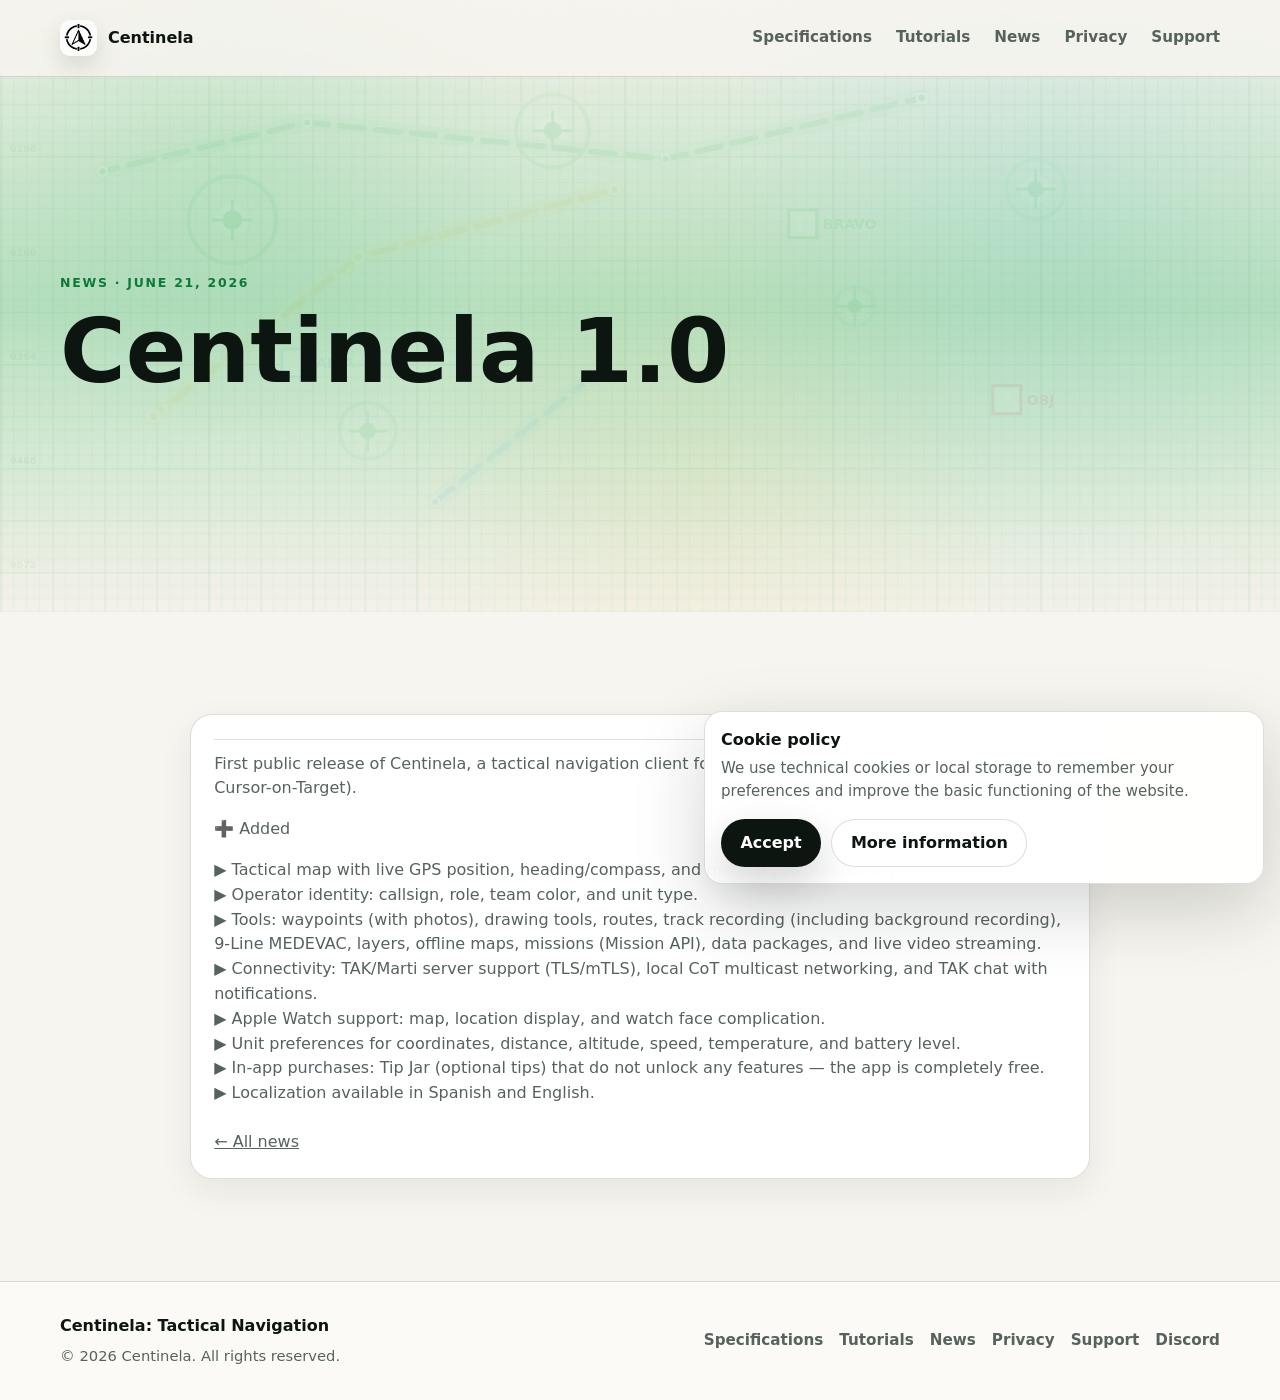
<file: noticias/2026-06-21-105022.html>
<!doctype html>
<html lang="es">
<head>
  <meta charset="utf-8" />
  <meta name="viewport" content="width=device-width, initial-scale=1" />
  <meta name="theme-color" content="#f7f5ef" />
  <title>Centinela 1.0 | Noticias · Centinela: Navegación Táctica</title>
  <meta name="description" content="Primera versión pública de Centinela, cliente de navegación táctica para iPhone, iPad y Apple Watch (TAK / Cursor-on-Target). ➕Añadido ▶️Mapa táctico con posición GPS en directo, rumbo/brújula y po…" />
  <meta property="og:title" content="Centinela 1.0 | Noticias · Centinela: Navegación Táctica" />
  <meta property="og:type" content="website" />
  <meta property="og:image" content="../assets/images/centinela-app-icon.png" />
  <meta property="og:locale" content="es_ES" />
  <link rel="icon" href="../assets/images/centinela-app-icon.png" type="image/png" />
  <link rel="apple-touch-icon" href="../assets/icons/apple-touch-icon.png" />
  <link rel="stylesheet" href="../styles.css" />
</head>
<body>
  <a class="skip-link" href="#contenido">Saltar al contenido principal</a>
<header class="site-header">
  <nav class="nav shell" aria-label="Navegación principal">
    <a class="brand" href="../index.html#inicio" aria-label="Centinela, inicio">
      <img src="../assets/images/centinela-app-icon.png" alt="" />
      <span>Centinela</span>
    </a>
    <button class="menu-toggle" type="button" aria-controls="primary-navigation" aria-expanded="false">
      <span></span><span></span><span></span>
      <span class="visually-hidden">Abrir menú</span>
    </button>
    <div class="nav-links" id="primary-navigation">
      <a href="../especificaciones.html">Especificaciones</a>
      <a href="../tutoriales.html">Tutoriales</a>
      <a href="../noticias.html" aria-current="page">Noticias</a>
      <a href="../privacidad.html">Privacidad</a>
      <a href="../soporte.html">Soporte</a>
    </div>
  </nav>
</header>
  <main id="contenido">
    <section class="spec-hero privacy-hero" aria-labelledby="page-title">
  <canvas id="tactical-grid" class="tactical-grid" aria-hidden="true"></canvas>
  <div class="hero-map" aria-hidden="true"></div>
  <div class="scanline" aria-hidden="true"></div>
  <div class="shell spec-hero-layout">
    <p class="eyebrow">Noticias · 21 de junio de 2026</p>
    <h1 id="page-title">Centinela 1.0</h1>
    
  </div>
</section>
    <section class="section privacy-content">
      <div class="shell privacy-layout">
        <article class="spec-card privacy-card">
          
          <div data-lang-block="es">
            <p>Primera versión pública de Centinela, cliente de navegación táctica para iPhone, iPad y Apple Watch (TAK / Cursor-on-Target).</p>
            <p>➕Añadido</p>
            <p>▶️Mapa táctico con posición GPS en directo, rumbo/brújula y posición manual.<br>▶️Identidad de operador: callsign, rol, color de equipo y tipo de unidad.<br>▶️Herramientas: waypoints (con fotos), dibujar, rutas, grabar track (también en segundo plano), MEDEVAC 9-line, capas, mapas offline, misiones (Mission API), paquetes de datos y vídeo en directo.<br>▶️Conectividad: servidor TAK/Marti (TLS/mTLS), red local CoT multicast y chat TAK con notificaciones.<br>▶️Apple Watch: mapa, ubicación y complicación para la esfera.<br>▶️Preferencias de unidades (coordenadas, distancia, altitud, velocidad, temperatura) y batería.<br>▶️Compras dentro de la app: Tip Jar (propinas voluntarias) que no desbloquea funciones — la app es totalmente gratuita.<br>▶️Localización en español e inglés.</p>
          </div>
          <div data-lang-block="en" hidden>
            <p>First public release of Centinela, a tactical navigation client for iPhone, iPad, and Apple Watch (TAK / Cursor-on-Target).</p>
            <p>➕ Added</p>
            <p>▶️ Tactical map with live GPS position, heading/compass, and manual position setting.<br>▶️ Operator identity: callsign, role, team color, and unit type.<br>▶️ Tools: waypoints (with photos), drawing tools, routes, track recording (including background recording), 9-Line MEDEVAC, layers, offline maps, missions (Mission API), data packages, and live video streaming.<br>▶️ Connectivity: TAK/Marti server support (TLS/mTLS), local CoT multicast networking, and TAK chat with notifications.<br>▶️ Apple Watch support: map, location display, and watch face complication.<br>▶️ Unit preferences for coordinates, distance, altitude, speed, temperature, and battery level.<br>▶️ In-app purchases: Tip Jar (optional tips) that do not unlock any features — the app is completely free.<br>▶️ Localization available in Spanish and English.</p>
          </div>
          <div data-lang-block="it" hidden>
            <p>Prima versione pubblica di Centinela, client di navigazione tattica per iPhone, iPad e Apple Watch (TAK / Cursor-on-Target).</p>
            <p>➕Aggiunto</p>
            <p>▶️Mappa tattica con posizione GPS in diretta, rotta/bussola e posizione manuale.<br>▶️Identita operatore: callsign, ruolo, colore squadra e tipo di unita.<br>▶️Strumenti: waypoint (con foto), disegno, rotte, registrazione tracce (anche in background), MEDEVAC 9-line, livelli, mappe offline, missioni (Mission API), pacchetti dati e video in diretta.<br>▶️Connettivita: server TAK/Marti (TLS/mTLS), rete locale CoT multicast e chat TAK con notifiche.<br>▶️Apple Watch: mappa, posizione e complicazione per il quadrante.<br>▶️Preferenze delle unita (coordinate, distanza, altitudine, velocita, temperatura) e batteria.<br>▶️Acquisti in-app: Tip Jar (mance volontarie) che non sblocca funzioni — l'app e completamente gratuita.<br>▶️Localizzazione in spagnolo e inglese.</p>
          </div>
          <div data-lang-block="fr" hidden>
            <p>Premiere version publique de Centinela, client de navigation tactique pour iPhone, iPad et Apple Watch (TAK / Cursor-on-Target).</p>
            <p>➕Ajoute</p>
            <p>▶️Carte tactique avec position GPS en direct, cap/boussole et position manuelle.<br>▶️Identite de l'operateur : indicatif, role, couleur d'equipe et type d'unite.<br>▶️Outils : waypoints (avec photos), dessin, itineraires, enregistrement de trace (aussi en arriere-plan), MEDEVAC 9-line, couches, cartes hors ligne, missions (Mission API), paquets de donnees et video en direct.<br>▶️Connectivite : serveur TAK/Marti (TLS/mTLS), reseau local CoT multicast et chat TAK avec notifications.<br>▶️Apple Watch : carte, position et complication pour le cadran.<br>▶️Preferences d'unites (coordonnees, distance, altitude, vitesse, temperature) et batterie.<br>▶️Achats integres : Tip Jar (pourboires volontaires) qui ne debloque aucune fonction — l'app est entierement gratuite.<br>▶️Localisation en espagnol et en anglais.</p>
          </div>
          <div data-lang-block="pt" hidden>
            <p>Primeira versao publica do Centinela, cliente de navegacao tatica para iPhone, iPad e Apple Watch (TAK / Cursor-on-Target).</p>
            <p>➕Adicionado</p>
            <p>▶️Mapa tatico com posicao GPS em direto, rumo/bussola e posicao manual.<br>▶️Identidade do operador: indicativo, funcao, cor de equipa e tipo de unidade.<br>▶️Ferramentas: waypoints (com fotos), desenho, rotas, gravacao de track (tambem em segundo plano), MEDEVAC 9-line, camadas, mapas offline, missoes (Mission API), pacotes de dados e video em direto.<br>▶️Conectividade: servidor TAK/Marti (TLS/mTLS), rede local CoT multicast e chat TAK com notificacoes.<br>▶️Apple Watch: mapa, localizacao e complicacao para o mostrador.<br>▶️Preferencias de unidades (coordenadas, distancia, altitude, velocidade, temperatura) e bateria.<br>▶️Compras dentro da app: Tip Jar (gorjetas voluntarias) que nao desbloqueia funcoes — a app e totalmente gratuita.<br>▶️Localizacao em espanhol e ingles.</p>
          </div>
          <p style="margin-top:1.5rem"><a href="../noticias.html">← Todas las noticias</a></p>
        </article>
      </div>
    </section>
  </main>
<footer class="site-footer" id="contacto">
  <div class="shell footer-grid">
    <div>
      <strong>Centinela: Navegación Táctica</strong>
      <p>© <span id="copyright-year"></span> Centinela. Todos los derechos reservados.</p>
    </div>
    <nav aria-label="Enlaces de pie de página">
      <a href="../especificaciones.html">Especificaciones</a>
      <a href="../tutoriales.html">Tutoriales</a>
      <a href="../noticias.html">Noticias</a>
      <a href="../privacidad.html">Privacidad</a>
      <a href="../soporte.html">Soporte</a>
      <a href="https://discord.gg/jWzjWPPz" target="_blank" rel="noopener">Discord</a>
    </nav>
  </div>
</footer>
<script src="../i18n.js"></script>
<script src="../script.js"></script>
</body>
</html>
</file>
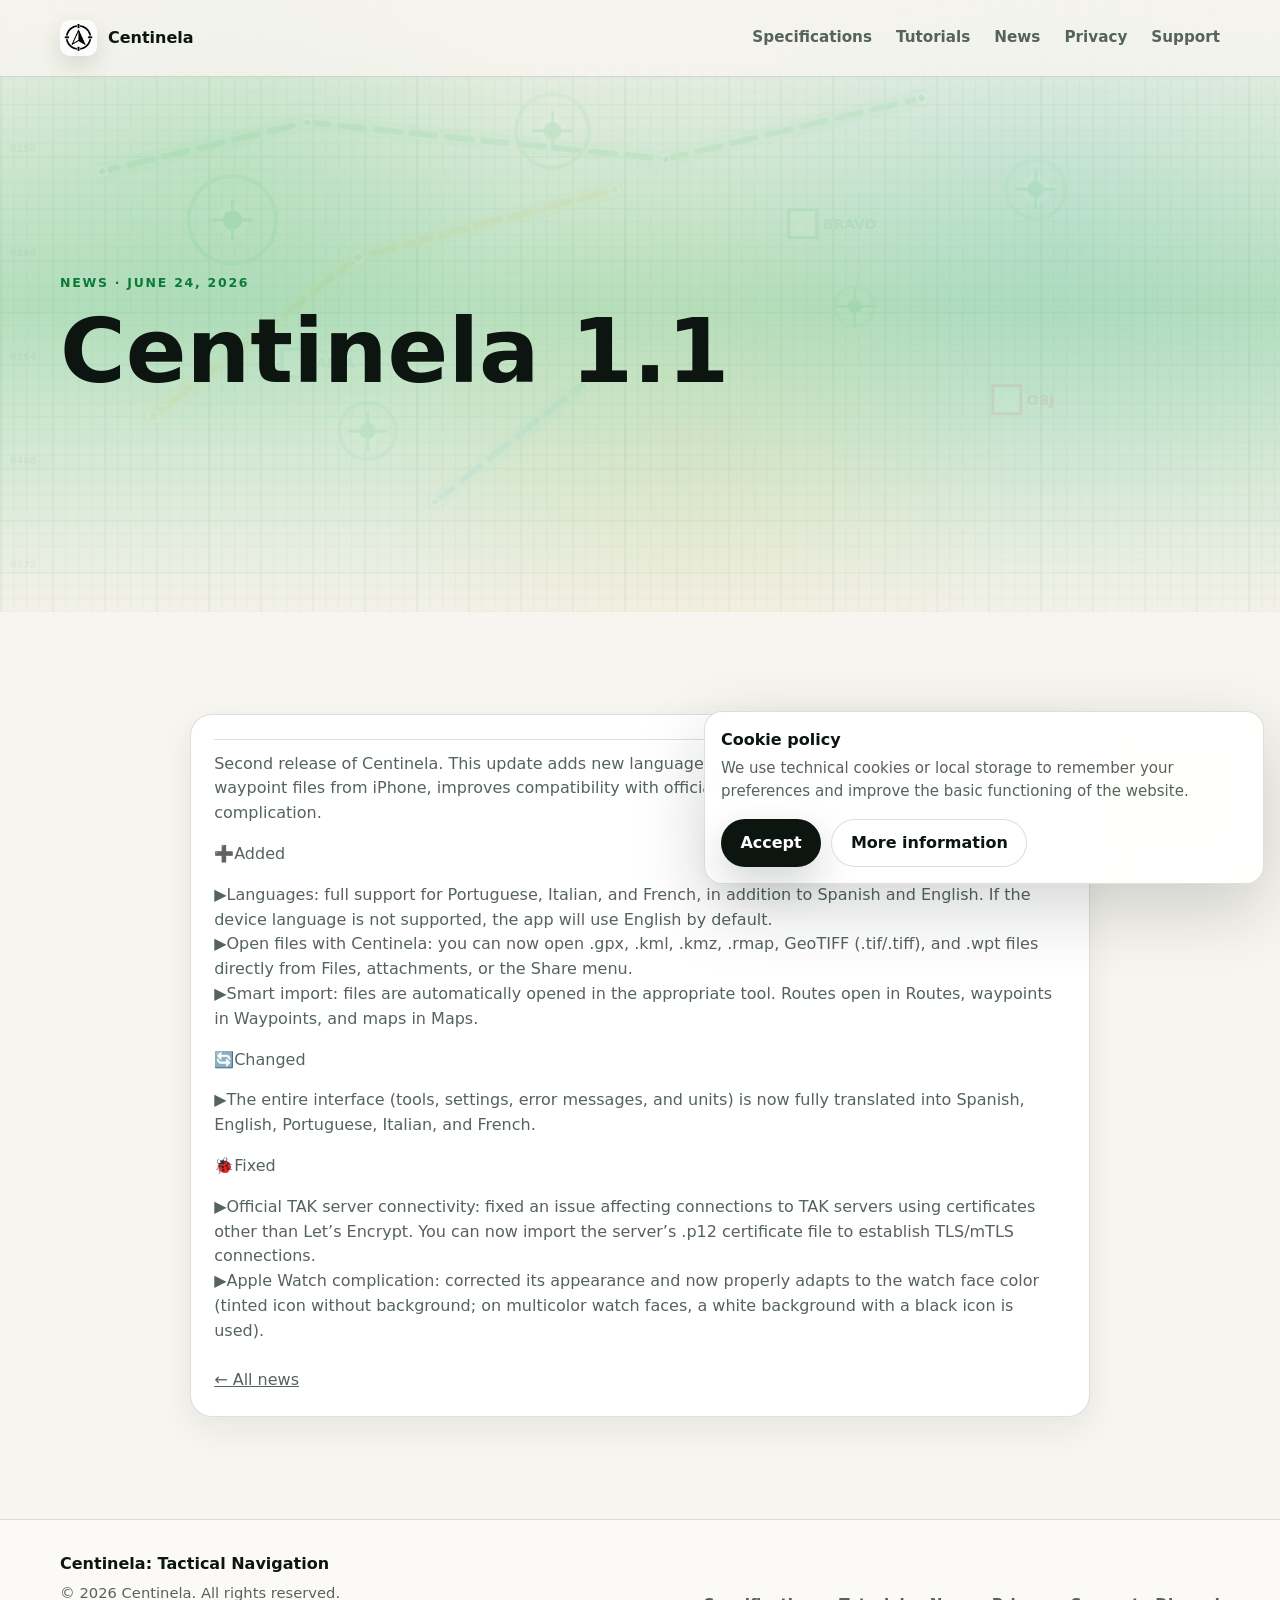
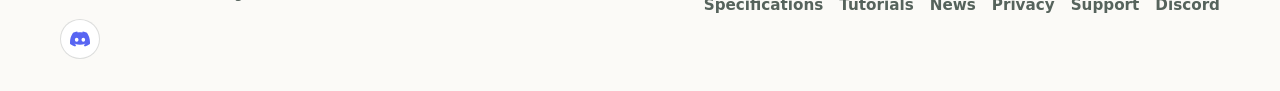
<file: noticias/2026-06-24-032926.html>
<!doctype html>
<html lang="es">
<head>
  <meta charset="utf-8" />
  <meta name="viewport" content="width=device-width, initial-scale=1" />
  <meta name="theme-color" content="#f7f5ef" />
  <title>Centinela 1.1 | Noticias · Centinela: Navegación Táctica</title>
  <meta name="description" content="Segunda versión de Centinela. Esta actualización añade nuevos idiomas, permite abrir archivos de mapas, rutas y waypoints directamente desde iPhone, mejora la compatibilidad con servidores TAK ofic…" />
  <meta property="og:title" content="Centinela 1.1 | Noticias · Centinela: Navegación Táctica" />
  <meta property="og:type" content="website" />
  <meta property="og:image" content="../assets/images/centinela-app-icon.png" />
  <meta property="og:locale" content="es_ES" />
  <link rel="icon" href="../assets/images/centinela-app-icon.png" type="image/png" />
  <link rel="apple-touch-icon" href="../assets/icons/apple-touch-icon.png" />
  <link rel="stylesheet" href="../styles.css" />
</head>
<body>
  <a class="skip-link" href="#contenido">Saltar al contenido principal</a>
<header class="site-header">
  <nav class="nav shell" aria-label="Navegación principal">
    <a class="brand" href="../index.html#inicio" aria-label="Centinela, inicio">
      <img src="../assets/images/centinela-app-icon.png" alt="" />
      <span>Centinela</span>
    </a>
    <button class="menu-toggle" type="button" aria-controls="primary-navigation" aria-expanded="false">
      <span></span><span></span><span></span>
      <span class="visually-hidden">Abrir menú</span>
    </button>
    <div class="nav-links" id="primary-navigation">
      <a href="../especificaciones.html">Especificaciones</a>
      <a href="../tutoriales.html">Tutoriales</a>
      <a href="../noticias.html" aria-current="page">Noticias</a>
      <a href="../privacidad.html">Privacidad</a>
      <a href="../soporte.html">Soporte</a>
    </div>
  </nav>
</header>
  <main id="contenido">
    <section class="spec-hero privacy-hero" aria-labelledby="page-title">
  <canvas id="tactical-grid" class="tactical-grid" aria-hidden="true"></canvas>
  <div class="hero-map" aria-hidden="true"></div>
  <div class="scanline" aria-hidden="true"></div>
  <div class="shell spec-hero-layout">
    <p class="eyebrow">Noticias · 24 de junio de 2026</p>
    <h1 id="page-title">Centinela 1.1</h1>
    
  </div>
</section>
    <section class="section privacy-content">
      <div class="shell privacy-layout">
        <article class="spec-card privacy-card">
          
          <div data-lang-block="es">
            <p>Segunda versión de Centinela. Esta actualización añade nuevos idiomas, permite abrir archivos de mapas, rutas y waypoints directamente desde iPhone, mejora la compatibilidad con servidores TAK oficiales y corrige la complicación del Apple Watch.</p>
            <p>➕Añadido</p>
            <p>▶️Idiomas: soporte completo de portugués, italiano y francés, además de español e inglés. Si el idioma del dispositivo no está entre los soportados, la app utiliza inglés por defecto.<br>▶️Abrir archivos con Centinela: ahora puedes abrir archivos .gpx, .kml, .kmz, .rmap, GeoTIFF (.tif/.tiff) y .wpt desde Archivos, adjuntos o mediante «Compartir».<br>▶️Importación inteligente: cada archivo se carga automáticamente en la herramienta correspondiente. Las rutas se abren en Rutas, los waypoints en Waypoints y los mapas en Mapas.</p>
            <p>🔄Cambiado</p>
            <p>▶️Toda la interfaz (herramientas, ajustes, mensajes de error y unidades) se traduce correctamente en español, inglés, portugués, italiano y francés.</p>
            <p>🐞Corregido</p>
            <p>▶️Conexión con servidores TAK oficiales: solucionado el problema al conectar con servidores que utilizan certificados distintos de Let’s Encrypt. Ahora es posible importar el archivo .p12 del servidor para establecer conexiones TLS/mTLS.<br>▶️Complicación del Apple Watch: corregida su visualización y adaptada automáticamente al color de la esfera (icono con color de tinte y sin fondo; en esferas multicolor se muestra con fondo blanco e icono negro).</p>
          </div>
          <div data-lang-block="en" hidden>
            <p>Second release of Centinela. This update adds new languages, enables direct opening of map, route, and waypoint files from iPhone, improves compatibility with official TAK servers, and fixes the Apple Watch complication.</p>
            <p>➕Added</p>
            <p>▶️Languages: full support for Portuguese, Italian, and French, in addition to Spanish and English. If the device language is not supported, the app will use English by default.<br>▶️Open files with Centinela: you can now open .gpx, .kml, .kmz, .rmap, GeoTIFF (.tif/.tiff), and .wpt files directly from Files, attachments, or the Share menu.<br>▶️Smart import: files are automatically opened in the appropriate tool. Routes open in Routes, waypoints in Waypoints, and maps in Maps.</p>
            <p>🔄Changed</p>
            <p>▶️The entire interface (tools, settings, error messages, and units) is now fully translated into Spanish, English, Portuguese, Italian, and French.</p>
            <p>🐞Fixed</p>
            <p>▶️Official TAK server connectivity: fixed an issue affecting connections to TAK servers using certificates other than Let’s Encrypt. You can now import the server’s .p12 certificate file to establish TLS/mTLS connections.<br>▶️Apple Watch complication: corrected its appearance and now properly adapts to the watch face color (tinted icon without background; on multicolor watch faces, a white background with a black icon is used).</p>
          </div>
          <div data-lang-block="it" hidden>
            <p>Seconda versione di Centinela. Questo aggiornamento aggiunge nuove lingue, consente di aprire file di mappe, rotte e waypoint direttamente da iPhone, migliora la compatibilita con i server TAK ufficiali e corregge la complicazione di Apple Watch.</p>
            <p>➕Aggiunto</p>
            <p>▶️Lingue: supporto completo di portoghese, italiano e francese, oltre a spagnolo e inglese. Se la lingua del dispositivo non e tra quelle supportate, l'app usa l'inglese come predefinito.<br>▶️Aprire file con Centinela: ora puoi aprire file .gpx, .kml, .kmz, .rmap, GeoTIFF (.tif/.tiff) e .wpt da File, dagli allegati o dal menu Condividi.<br>▶️Importazione intelligente: ogni file viene caricato automaticamente nello strumento corrispondente. Le rotte si aprono in Rotte, i waypoint in Waypoint e le mappe in Mappe.</p>
            <p>🔄Modificato</p>
            <p>▶️Tutta l'interfaccia (strumenti, impostazioni, messaggi di errore e unita) e tradotta correttamente in spagnolo, inglese, portoghese, italiano e francese.</p>
            <p>🐞Corretto</p>
            <p>▶️Connessione ai server TAK ufficiali: risolto il problema di connessione ai server che usano certificati diversi da Let’s Encrypt. Ora e possibile importare il file .p12 del server per stabilire connessioni TLS/mTLS.<br>▶️Complicazione di Apple Watch: corretta la visualizzazione e adattata automaticamente al colore del quadrante (icona con colore di tinta e senza sfondo; sui quadranti multicolore viene mostrata con sfondo bianco e icona nera).</p>
          </div>
          <div data-lang-block="fr" hidden>
            <p>Deuxieme version de Centinela. Cette mise a jour ajoute de nouvelles langues, permet d'ouvrir des fichiers de cartes, d'itineraires et de waypoints directement depuis l'iPhone, ameliore la compatibilite avec les serveurs TAK officiels et corrige la complication de l'Apple Watch.</p>
            <p>➕Ajoute</p>
            <p>▶️Langues : prise en charge complete du portugais, de l'italien et du francais, en plus de l'espagnol et de l'anglais. Si la langue de l'appareil n'est pas prise en charge, l'app utilise l'anglais par defaut.<br>▶️Ouvrir des fichiers avec Centinela : vous pouvez desormais ouvrir des fichiers .gpx, .kml, .kmz, .rmap, GeoTIFF (.tif/.tiff) et .wpt depuis Fichiers, des pieces jointes ou via le menu Partager.<br>▶️Import intelligent : chaque fichier est charge automatiquement dans l'outil correspondant. Les itineraires s'ouvrent dans Itineraires, les waypoints dans Waypoints et les cartes dans Cartes.</p>
            <p>🔄Modifie</p>
            <p>▶️Toute l'interface (outils, reglages, messages d'erreur et unites) est correctement traduite en espagnol, anglais, portugais, italien et francais.</p>
            <p>🐞Corrige</p>
            <p>▶️Connexion aux serveurs TAK officiels : correction du probleme de connexion aux serveurs utilisant des certificats autres que Let’s Encrypt. Il est desormais possible d'importer le fichier .p12 du serveur pour etablir des connexions TLS/mTLS.<br>▶️Complication de l'Apple Watch : affichage corrige et adapte automatiquement a la couleur du cadran (icone teintee et sans fond ; sur les cadrans multicolores, fond blanc et icone noire).</p>
          </div>
          <div data-lang-block="pt" hidden>
            <p>Segunda versao do Centinela. Esta atualizacao adiciona novos idiomas, permite abrir ficheiros de mapas, rotas e waypoints diretamente a partir do iPhone, melhora a compatibilidade com servidores TAK oficiais e corrige a complicacao do Apple Watch.</p>
            <p>➕Adicionado</p>
            <p>▶️Idiomas: suporte completo de portugues, italiano e frances, alem de espanhol e ingles. Se o idioma do dispositivo nao estiver entre os suportados, a app usa ingles por predefinicao.<br>▶️Abrir ficheiros com o Centinela: agora pode abrir ficheiros .gpx, .kml, .kmz, .rmap, GeoTIFF (.tif/.tiff) e .wpt a partir da app Ficheiros, de anexos ou atraves de Partilhar.<br>▶️Importacao inteligente: cada ficheiro e carregado automaticamente na ferramenta correspondente. As rotas abrem em Rotas, os waypoints em Waypoints e os mapas em Mapas.</p>
            <p>🔄Alterado</p>
            <p>▶️Toda a interface (ferramentas, definicoes, mensagens de erro e unidades) esta corretamente traduzida em espanhol, ingles, portugues, italiano e frances.</p>
            <p>🐞Corrigido</p>
            <p>▶️Ligacao a servidores TAK oficiais: resolvido o problema ao ligar a servidores que utilizam certificados diferentes de Let’s Encrypt. Agora e possivel importar o ficheiro .p12 do servidor para estabelecer ligacoes TLS/mTLS.<br>▶️Complicacao do Apple Watch: corrigida a visualizacao e adaptada automaticamente a cor do mostrador (icone com cor de tonalidade e sem fundo; em mostradores multicolor e apresentada com fundo branco e icone preto).</p>
          </div>
          <p style="margin-top:1.5rem"><a href="../noticias.html">← Todas las noticias</a></p>
        </article>
      </div>
    </section>
  </main>
<footer class="site-footer" id="contacto">
  <div class="shell footer-grid">
    <div>
      <strong>Centinela: Navegación Táctica</strong>
      <p>© <span id="copyright-year"></span> Centinela. Todos los derechos reservados.</p>
      <div class="social-links">
      <a href="https://discord.gg/tJdQnWvt" target="_blank" rel="noopener" aria-label="Discord de Centinela"><img src="../assets/icons/discord.svg" alt="Discord" /></a>
    </div>
    </div>
    <nav aria-label="Enlaces de pie de página">
      <a href="../especificaciones.html">Especificaciones</a>
      <a href="../tutoriales.html">Tutoriales</a>
      <a href="../noticias.html">Noticias</a>
      <a href="../privacidad.html">Privacidad</a>
      <a href="../soporte.html">Soporte</a>
      <a href="https://discord.gg/jWzjWPPz" target="_blank" rel="noopener">Discord</a>
    </nav>
  </div>
</footer>
<script src="../i18n.js"></script>
<script src="../script.js"></script>
</body>
</html>
</file>
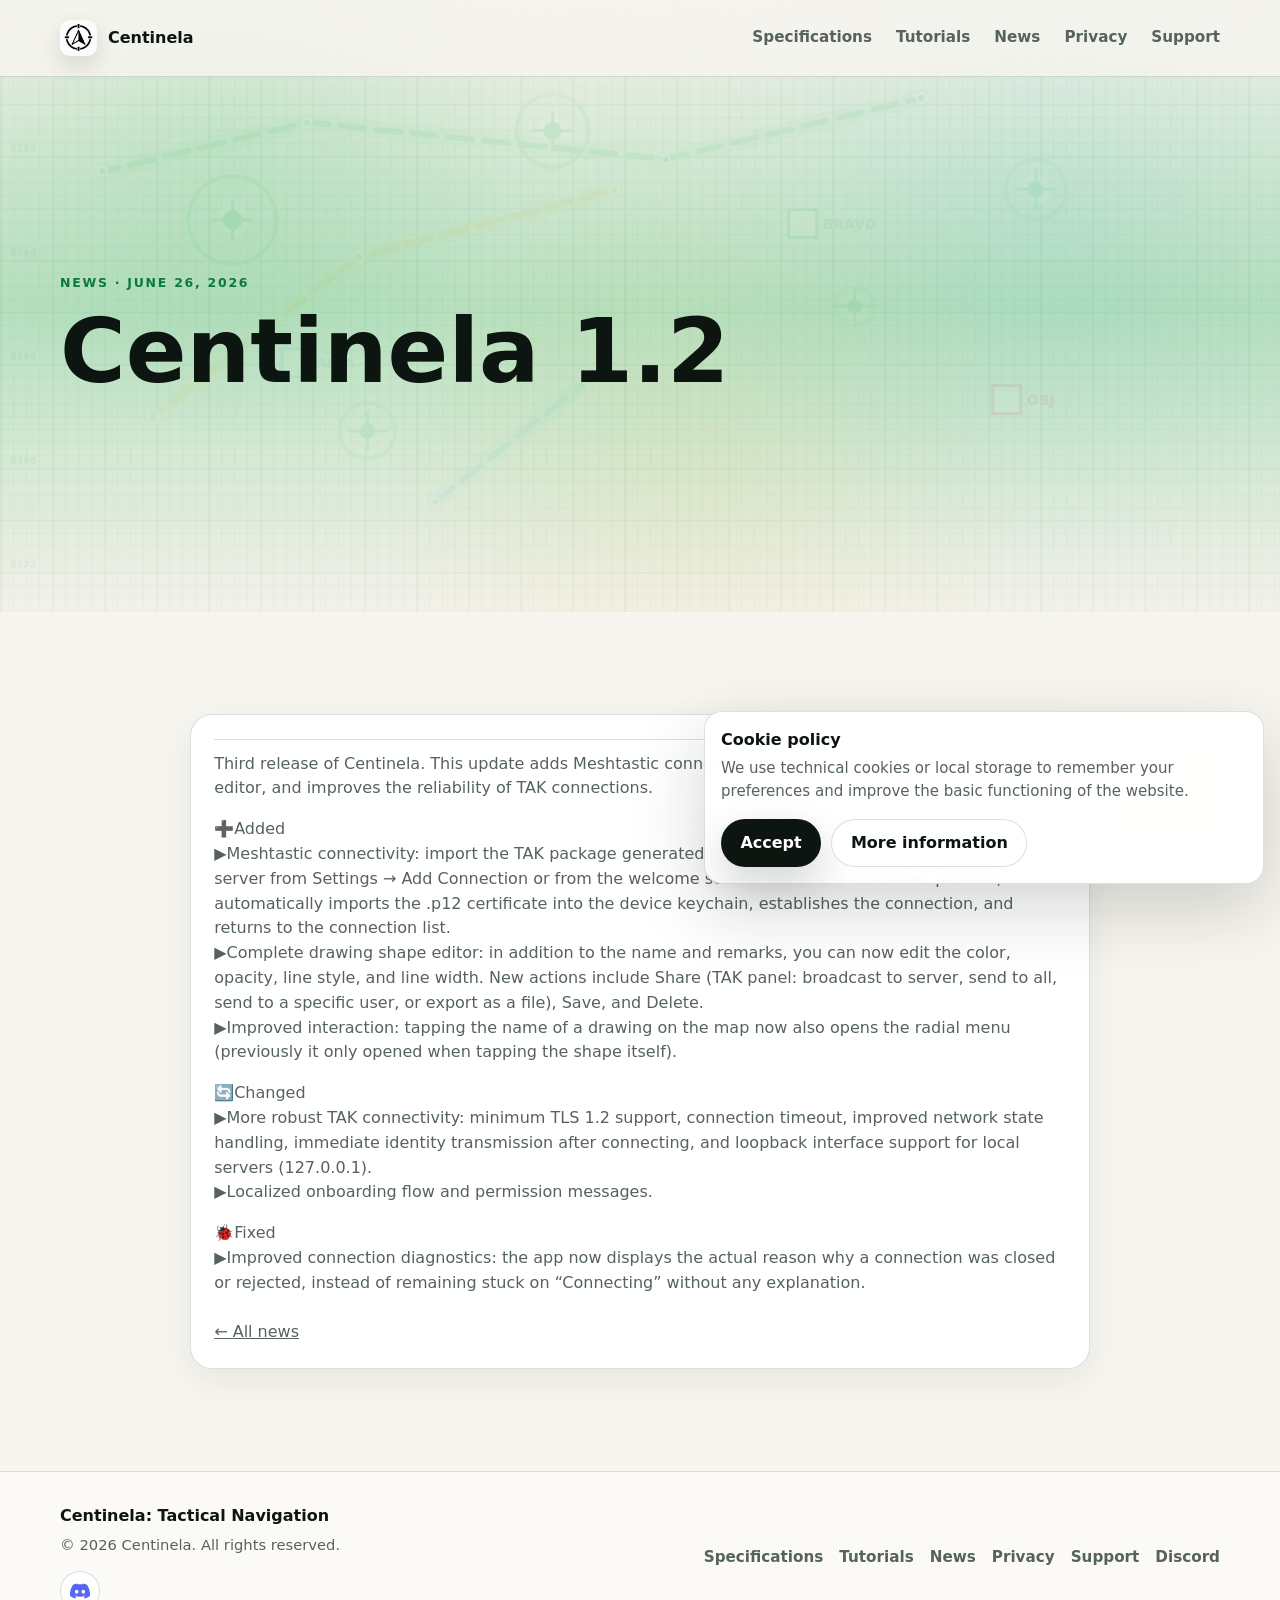
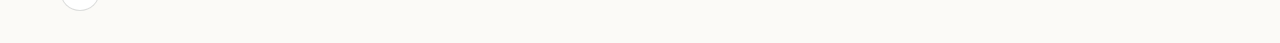
<file: noticias/2026-06-26-174635.html>
<!doctype html>
<html lang="es">
<head>
  <meta charset="utf-8" />
  <meta name="viewport" content="width=device-width, initial-scale=1" />
  <meta name="theme-color" content="#f7f5ef" />
  <title>Centinela 1.2 | Noticias · Centinela: Navegación Táctica</title>
  <meta name="description" content="Tercera versión de Centinela. Esta actualización añade la conexión con Meshtastic, completa el editor de figuras de dibujo y mejora la robustez de la conexión TAK. ➕Añadido ▶️Conexión con Meshtasti…" />
  <meta property="og:title" content="Centinela 1.2 | Noticias · Centinela: Navegación Táctica" />
  <meta property="og:type" content="website" />
  <meta property="og:image" content="../assets/images/centinela-app-icon.png" />
  <meta property="og:locale" content="es_ES" />
  <link rel="icon" href="../assets/images/centinela-app-icon.png" type="image/png" />
  <link rel="apple-touch-icon" href="../assets/icons/apple-touch-icon.png" />
  <link rel="stylesheet" href="../styles.css" />
</head>
<body>
  <a class="skip-link" href="#contenido">Saltar al contenido principal</a>
<header class="site-header">
  <nav class="nav shell" aria-label="Navegación principal">
    <a class="brand" href="../index.html#inicio" aria-label="Centinela, inicio">
      <img src="../assets/images/centinela-app-icon.png" alt="" />
      <span>Centinela</span>
    </a>
    <button class="menu-toggle" type="button" aria-controls="primary-navigation" aria-expanded="false">
      <span></span><span></span><span></span>
      <span class="visually-hidden">Abrir menú</span>
    </button>
    <div class="nav-links" id="primary-navigation">
      <a href="../especificaciones.html">Especificaciones</a>
      <a href="../tutoriales.html">Tutoriales</a>
      <a href="../noticias.html" aria-current="page">Noticias</a>
      <a href="../privacidad.html">Privacidad</a>
      <a href="../soporte.html">Soporte</a>
    </div>
  </nav>
</header>
  <main id="contenido">
    <section class="spec-hero privacy-hero" aria-labelledby="page-title">
  <canvas id="tactical-grid" class="tactical-grid" aria-hidden="true"></canvas>
  <div class="hero-map" aria-hidden="true"></div>
  <div class="scanline" aria-hidden="true"></div>
  <div class="shell spec-hero-layout">
    <p class="eyebrow">Noticias · 26 de junio de 2026</p>
    <h1 id="page-title">Centinela 1.2</h1>
    
  </div>
</section>
    <section class="section privacy-content">
      <div class="shell privacy-layout">
        <article class="spec-card privacy-card">
          
          <div data-lang-block="es">
            <p>Tercera versión de Centinela. Esta actualización añade la conexión con Meshtastic, completa el editor de figuras de dibujo y mejora la robustez de la conexión TAK.</p>
            <p>➕Añadido<br>▶️Conexión con Meshtastic: importa el paquete TAK generado por la app Meshtastic y configúralo como servidor desde Ajustes → Agregar conexión o desde la pantalla inicial. Centinela lee el archivo .pref, importa automáticamente el certificado .p12 al llavero del dispositivo y establece la conexión. Al finalizar, vuelve automáticamente a la lista de conexiones.<br>▶️Editor de figuras de dibujo completo: además del nombre y las observaciones, ahora puedes editar el color, la opacidad, el estilo de línea y el grosor. También se añaden las acciones Compartir (panel TAK: retransmitir al servidor, enviar a todos, enviar a un usuario o exportar como archivo), Guardar y Eliminar.<br>▶️Mejora de interacción: al pulsar el nombre de una figura de dibujo sobre el mapa también se abre el menú circular (antes solo se abría al pulsar directamente sobre la figura).</p>
            <p>🔄Cambiado<br>▶️Conexión TAK más robusta: soporte mínimo para TLS 1.2, tiempo de espera de conexión, mejor gestión de cambios de red, envío inmediato de la identidad al conectar y compatibilidad con servidores locales mediante la interfaz loopback (127.0.0.1).<br>▶️Onboarding y mensajes de permisos completamente localizados.</p>
            <p>🐞Corregido<br>▶️Diagnósticos de conexión mejorados: ahora se muestra el motivo real de un cierre o rechazo de la conexión, evitando que la aplicación permanezca indefinidamente en el estado “Conectando” sin explicación.</p>
          </div>
          <div data-lang-block="en" hidden>
            <p>Third release of Centinela. This update adds Meshtastic connectivity, completes the drawing shape editor, and improves the reliability of TAK connections.</p>
            <p>➕Added<br>▶️Meshtastic connectivity: import the TAK package generated by the Meshtastic app and configure it as a server from Settings → Add Connection or from the welcome screen. Centinela reads the .pref file, automatically imports the .p12 certificate into the device keychain, establishes the connection, and returns to the connection list.<br>▶️Complete drawing shape editor: in addition to the name and remarks, you can now edit the color, opacity, line style, and line width. New actions include Share (TAK panel: broadcast to server, send to all, send to a specific user, or export as a file), Save, and Delete.<br>▶️Improved interaction: tapping the name of a drawing on the map now also opens the radial menu (previously it only opened when tapping the shape itself).</p>
            <p>🔄Changed<br>▶️More robust TAK connectivity: minimum TLS 1.2 support, connection timeout, improved network state handling, immediate identity transmission after connecting, and loopback interface support for local servers (127.0.0.1).<br>▶️Localized onboarding flow and permission messages.</p>
            <p>🐞Fixed<br>▶️Improved connection diagnostics: the app now displays the actual reason why a connection was closed or rejected, instead of remaining stuck on “Connecting” without any explanation.</p>
          </div>
          <div data-lang-block="it" hidden>
            <p>Terza versione di Centinela. Questo aggiornamento aggiunge la connessione con Meshtastic, completa l'editor delle figure di disegno e migliora la robustezza della connessione TAK.</p>
            <p>➕Aggiunto<br>▶️Connessione con Meshtastic: importa il pacchetto TAK generato dall'app Meshtastic e configuralo come server da Impostazioni → Aggiungi connessione o dalla schermata iniziale. Centinela legge il file .pref, importa automaticamente il certificato .p12 nel portachiavi del dispositivo e stabilisce la connessione. Al termine torna automaticamente all'elenco delle connessioni.<br>▶️Editor completo delle figure di disegno: oltre al nome e alle note, ora puoi modificare colore, opacita, stile e spessore della linea. Sono state aggiunte anche le azioni Condividi (pannello TAK: ritrasmettere al server, inviare a tutti, inviare a un utente o esportare come file), Salva ed Elimina.<br>▶️Interazione migliorata: toccando il nome di una figura di disegno sulla mappa si apre anche il menu circolare (prima si apriva solo toccando direttamente la figura).</p>
            <p>🔄Modificato<br>▶️Connessione TAK piu robusta: supporto minimo per TLS 1.2, timeout di connessione, migliore gestione dei cambi di rete, invio immediato dell'identita alla connessione e compatibilita con server locali tramite l'interfaccia loopback (127.0.0.1).<br>▶️Onboarding e messaggi dei permessi completamente localizzati.</p>
            <p>🐞Corretto<br>▶️Diagnostica di connessione migliorata: ora viene mostrato il motivo reale di una chiusura o di un rifiuto della connessione, evitando che l'app resti indefinitamente nello stato “Connessione” senza spiegazioni.</p>
          </div>
          <div data-lang-block="fr" hidden>
            <p>Troisieme version de Centinela. Cette mise a jour ajoute la connexion avec Meshtastic, complete l'editeur de figures de dessin et ameliore la robustesse de la connexion TAK.</p>
            <p>➕Ajoute<br>▶️Connexion Meshtastic : importez le paquet TAK genere par l'app Meshtastic et configurez-le comme serveur depuis Reglages → Ajouter une connexion ou depuis l'ecran d'accueil. Centinela lit le fichier .pref, importe automatiquement le certificat .p12 dans le trousseau de l'appareil et etablit la connexion. Il revient ensuite automatiquement a la liste des connexions.<br>▶️Editeur de figures de dessin complet : en plus du nom et des remarques, vous pouvez desormais modifier la couleur, l'opacite, le style et l'epaisseur du trait. Les actions Partager (panneau TAK : retransmettre au serveur, envoyer a tous, envoyer a un utilisateur ou exporter en fichier), Enregistrer et Supprimer ont ete ajoutees.<br>▶️Interaction amelioree : appuyer sur le nom d'une figure de dessin sur la carte ouvre aussi le menu circulaire (auparavant, il ne s'ouvrait qu'en appuyant directement sur la figure).</p>
            <p>🔄Modifie<br>▶️Connexion TAK plus robuste : prise en charge minimale de TLS 1.2, delai d'attente de connexion, meilleure gestion des changements de reseau, envoi immediat de l'identite a la connexion et compatibilite avec les serveurs locaux via l'interface loopback (127.0.0.1).<br>▶️Onboarding et messages d'autorisation entierement localises.</p>
            <p>🐞Corrige<br>▶️Diagnostics de connexion ameliores : la raison reelle d'une fermeture ou d'un refus de connexion est desormais affichee, ce qui evite que l'application reste indefiniment sur l'etat « Connexion » sans explication.</p>
          </div>
          <div data-lang-block="pt" hidden>
            <p>Terceira versao do Centinela. Esta atualizacao adiciona a ligacao com o Meshtastic, completa o editor de figuras de desenho e melhora a robustez da ligacao TAK.</p>
            <p>➕Adicionado<br>▶️Ligacao com o Meshtastic: importe o pacote TAK gerado pela app Meshtastic e configure-o como servidor em Definicoes → Adicionar ligacao ou a partir do ecra inicial. O Centinela le o ficheiro .pref, importa automaticamente o certificado .p12 para o porta-chaves do dispositivo e estabelece a ligacao. No final, regressa automaticamente a lista de ligacoes.<br>▶️Editor de figuras de desenho completo: alem do nome e das observacoes, agora pode editar a cor, a opacidade, o estilo de linha e a espessura. Foram adicionadas tambem as acoes Partilhar (painel TAK: retransmitir para o servidor, enviar a todos, enviar a um utilizador ou exportar como ficheiro), Guardar e Eliminar.<br>▶️Interacao melhorada: tocar no nome de uma figura de desenho sobre o mapa abre tambem o menu circular (antes so abria ao tocar diretamente na figura).</p>
            <p>🔄Alterado<br>▶️Ligacao TAK mais robusta: suporte minimo para TLS 1.2, tempo limite de ligacao, melhor gestao das mudancas de rede, envio imediato da identidade ao ligar e compatibilidade com servidores locais atraves da interface loopback (127.0.0.1).<br>▶️Onboarding e mensagens de permissoes totalmente localizados.</p>
            <p>🐞Corrigido<br>▶️Diagnosticos de ligacao melhorados: passa a mostrar-se o motivo real do fecho ou da recusa da ligacao, evitando que a aplicacao permaneca indefinidamente no estado “A ligar” sem explicacao.</p>
          </div>
          <p style="margin-top:1.5rem"><a href="../noticias.html">← Todas las noticias</a></p>
        </article>
      </div>
    </section>
  </main>
<footer class="site-footer" id="contacto">
  <div class="shell footer-grid">
    <div>
      <strong>Centinela: Navegación Táctica</strong>
      <p>© <span id="copyright-year"></span> Centinela. Todos los derechos reservados.</p>
      <div class="social-links">
      <a href="https://discord.gg/tJdQnWvt" target="_blank" rel="noopener" aria-label="Discord de Centinela"><img src="../assets/icons/discord.svg" alt="Discord" /></a>
    </div>
    </div>
    <nav aria-label="Enlaces de pie de página">
      <a href="../especificaciones.html">Especificaciones</a>
      <a href="../tutoriales.html">Tutoriales</a>
      <a href="../noticias.html">Noticias</a>
      <a href="../privacidad.html">Privacidad</a>
      <a href="../soporte.html">Soporte</a>
      <a href="https://discord.gg/jWzjWPPz" target="_blank" rel="noopener">Discord</a>
    </nav>
  </div>
</footer>
<script src="../i18n.js"></script>
<script src="../script.js"></script>
</body>
</html>
</file>
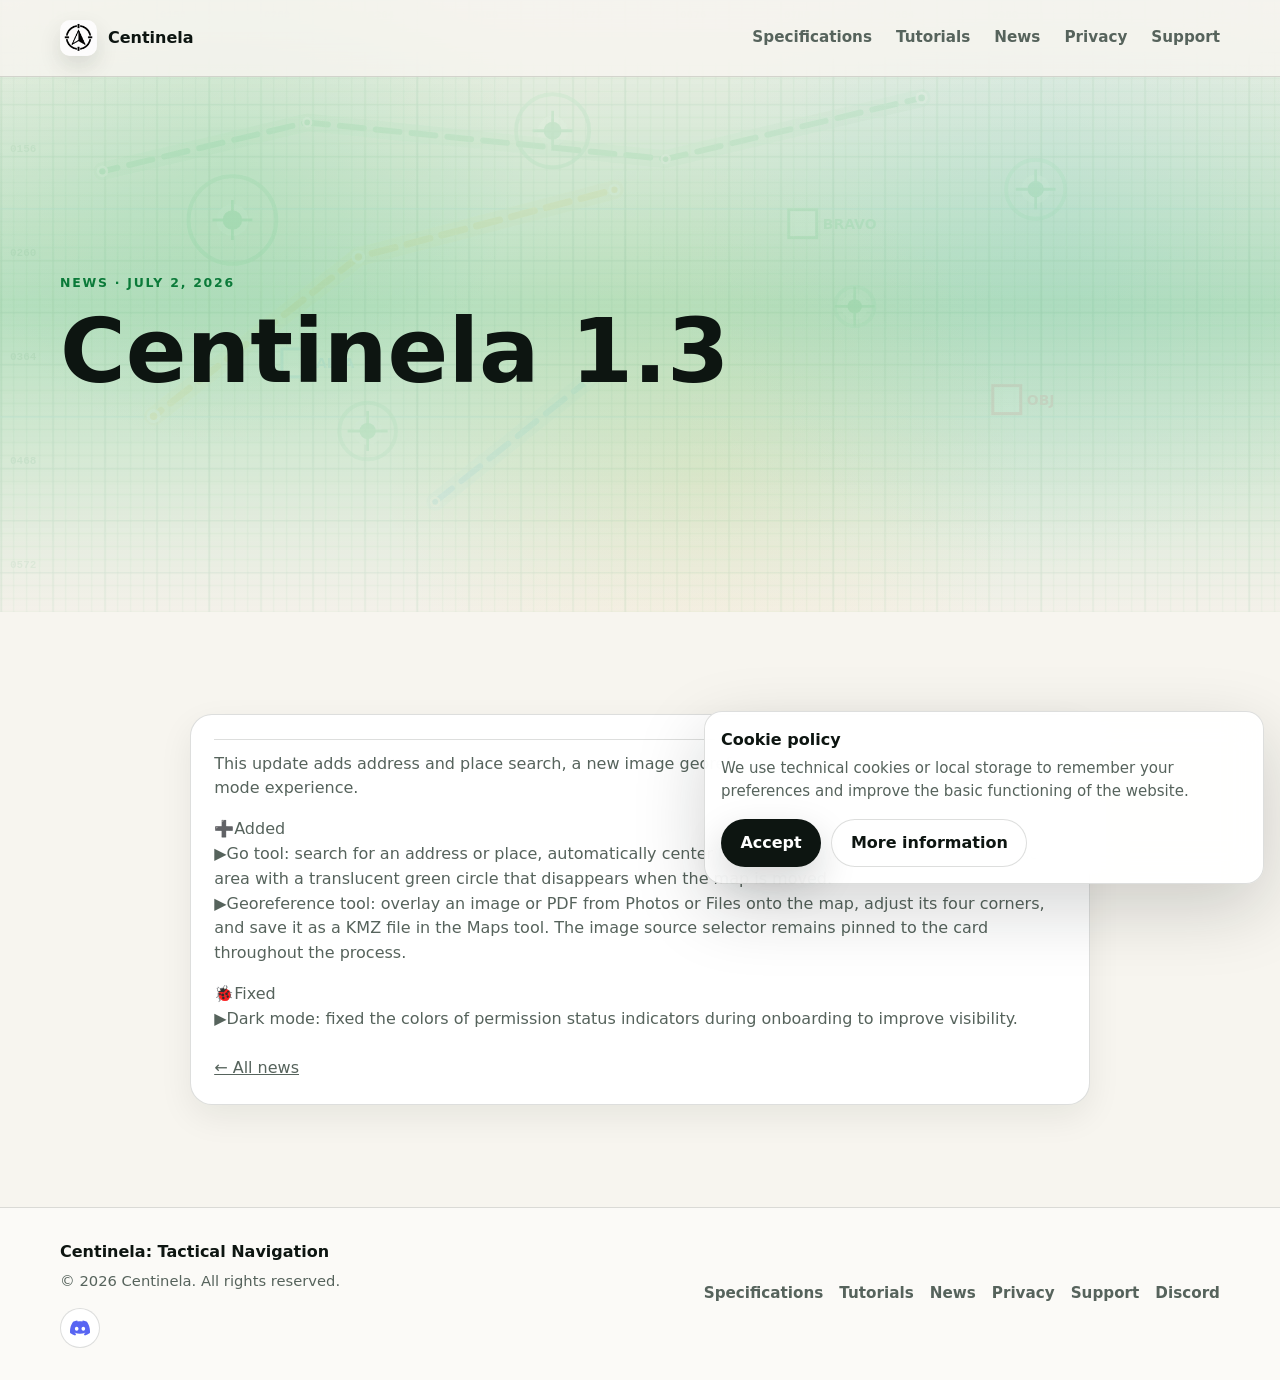
<file: noticias/2026-07-02-090328.html>
<!doctype html>
<html lang="es">
<head>
  <meta charset="utf-8" />
  <meta name="viewport" content="width=device-width, initial-scale=1" />
  <meta name="theme-color" content="#f7f5ef" />
  <title>Centinela 1.3 | Noticias · Centinela: Navegación Táctica</title>
  <meta name="description" content="Esta actualización añade la búsqueda de direcciones y lugares, una nueva herramienta para georreferenciar imágenes y documentos, y mejora la experiencia en modo oscuro. ➕Añadido ▶️Herramienta Ir: b…" />
  <meta property="og:title" content="Centinela 1.3 | Noticias · Centinela: Navegación Táctica" />
  <meta property="og:type" content="website" />
  <meta property="og:image" content="../assets/images/centinela-app-icon.png" />
  <meta property="og:locale" content="es_ES" />
  <link rel="icon" href="../assets/images/centinela-app-icon.png" type="image/png" />
  <link rel="apple-touch-icon" href="../assets/icons/apple-touch-icon.png" />
  <link rel="stylesheet" href="../styles.css" />
</head>
<body>
  <a class="skip-link" href="#contenido">Saltar al contenido principal</a>
<header class="site-header">
  <nav class="nav shell" aria-label="Navegación principal">
    <a class="brand" href="../index.html#inicio" aria-label="Centinela, inicio">
      <img src="../assets/images/centinela-app-icon.png" alt="" />
      <span>Centinela</span>
    </a>
    <button class="menu-toggle" type="button" aria-controls="primary-navigation" aria-expanded="false">
      <span></span><span></span><span></span>
      <span class="visually-hidden">Abrir menú</span>
    </button>
    <div class="nav-links" id="primary-navigation">
      <a href="../especificaciones.html">Especificaciones</a>
      <a href="../tutoriales.html">Tutoriales</a>
      <a href="../noticias.html" aria-current="page">Noticias</a>
      <a href="../privacidad.html">Privacidad</a>
      <a href="../soporte.html">Soporte</a>
    </div>
  </nav>
</header>
  <main id="contenido">
    <section class="spec-hero privacy-hero" aria-labelledby="page-title">
  <canvas id="tactical-grid" class="tactical-grid" aria-hidden="true"></canvas>
  <div class="hero-map" aria-hidden="true"></div>
  <div class="scanline" aria-hidden="true"></div>
  <div class="shell spec-hero-layout">
    <p class="eyebrow">Noticias · 2 de julio de 2026</p>
    <h1 id="page-title">Centinela 1.3</h1>
    
  </div>
</section>
    <section class="section privacy-content">
      <div class="shell privacy-layout">
        <article class="spec-card privacy-card">
          
          <div data-lang-block="es">
            <p>Esta actualización añade la búsqueda de direcciones y lugares, una nueva herramienta para georreferenciar imágenes y documentos, y mejora la experiencia en modo oscuro.</p>
            <p>➕Añadido<br>▶️Herramienta Ir: busca una dirección o un lugar, centra automáticamente el mapa en el resultado y resalta la zona con un círculo verde translúcido que desaparece al mover el mapa.<br>▶️Herramienta Georreferenciar: superpone una imagen o un PDF desde Fotos o Archivos sobre el mapa, ajusta sus cuatro esquinas y guárdalo como un archivo KMZ en la herramienta Mapas. El selector del origen de la imagen permanece anclado a la tarjeta durante todo el proceso.</p>
            <p>🐞Corregido<br>▶️Modo oscuro: corregidos los colores de los estados de permisos durante el onboarding para mejorar la visibilidad.</p>
          </div>
          <div data-lang-block="en" hidden>
            <p>This update adds address and place search, a new image georeferencing tool, and improves the dark mode experience.</p>
            <p>➕Added<br>▶️Go tool: search for an address or place, automatically center the map on the result, and highlight the area with a translucent green circle that disappears when the map is moved.<br>▶️Georeference tool: overlay an image or PDF from Photos or Files onto the map, adjust its four corners, and save it as a KMZ file in the Maps tool. The image source selector remains pinned to the card throughout the process.</p>
            <p>🐞Fixed<br>▶️Dark mode: fixed the colors of permission status indicators during onboarding to improve visibility.</p>
          </div>
          <div data-lang-block="it" hidden>
            <p>Questo aggiornamento aggiunge la ricerca di indirizzi e luoghi, un nuovo strumento per georeferenziare immagini e documenti e migliora l'esperienza in modalita scura.</p>
            <p>➕Aggiunto<br>▶️Strumento Vai: cerca un indirizzo o un luogo, centra automaticamente la mappa sul risultato ed evidenzia l'area con un cerchio verde traslucido che scompare quando muovi la mappa.<br>▶️Strumento Georeferenzia: sovrapponi un'immagine o un PDF da Foto o File sulla mappa, regola i quattro angoli e salvalo come file KMZ nello strumento Mappe. Il selettore dell'origine dell'immagine resta ancorato alla scheda per tutto il processo.</p>
            <p>🐞Corretto<br>▶️Modalita scura: corretti i colori degli stati dei permessi durante l'onboarding per migliorarne la visibilita.</p>
          </div>
          <div data-lang-block="fr" hidden>
            <p>Cette mise a jour ajoute la recherche d'adresses et de lieux, un nouvel outil pour georeferencer des images et des documents, et ameliore l'experience en mode sombre.</p>
            <p>➕Ajoute<br>▶️Outil Aller : recherchez une adresse ou un lieu, la carte se centre automatiquement sur le resultat et la zone est mise en evidence par un cercle vert translucide qui disparait des que la carte est deplacee.<br>▶️Outil Georeferencer : superposez une image ou un PDF depuis Photos ou Fichiers sur la carte, ajustez ses quatre angles et enregistrez-le en fichier KMZ dans l'outil Cartes. Le selecteur de source de l'image reste ancre a la fiche pendant tout le processus.</p>
            <p>🐞Corrige<br>▶️Mode sombre : correction des couleurs des etats d'autorisation pendant l'onboarding pour ameliorer la visibilite.</p>
          </div>
          <div data-lang-block="pt" hidden>
            <p>Esta atualizacao adiciona a procura de moradas e locais, uma nova ferramenta para georreferenciar imagens e documentos, e melhora a experiencia em modo escuro.</p>
            <p>➕Adicionado<br>▶️Ferramenta Ir: procure uma morada ou um local, o mapa e centrado automaticamente no resultado e a zona e destacada com um circulo verde translucido que desaparece ao mover o mapa.<br>▶️Ferramenta Georreferenciar: sobreponha uma imagem ou um PDF de Fotos ou Ficheiros sobre o mapa, ajuste os quatro cantos e guarde-o como ficheiro KMZ na ferramenta Mapas. O seletor da origem da imagem permanece fixo no cartao durante todo o processo.</p>
            <p>🐞Corrigido<br>▶️Modo escuro: corrigidas as cores dos estados das permissoes durante o onboarding para melhorar a visibilidade.</p>
          </div>
          <p style="margin-top:1.5rem"><a href="../noticias.html">← Todas las noticias</a></p>
        </article>
      </div>
    </section>
  </main>
<footer class="site-footer" id="contacto">
  <div class="shell footer-grid">
    <div>
      <strong>Centinela: Navegación Táctica</strong>
      <p>© <span id="copyright-year"></span> Centinela. Todos los derechos reservados.</p>
      <div class="social-links">
      <a href="https://discord.gg/tJdQnWvt" target="_blank" rel="noopener" aria-label="Discord de Centinela"><img src="../assets/icons/discord.svg" alt="Discord" /></a>
    </div>
    </div>
    <nav aria-label="Enlaces de pie de página">
      <a href="../especificaciones.html">Especificaciones</a>
      <a href="../tutoriales.html">Tutoriales</a>
      <a href="../noticias.html">Noticias</a>
      <a href="../privacidad.html">Privacidad</a>
      <a href="../soporte.html">Soporte</a>
      <a href="https://discord.gg/jWzjWPPz" target="_blank" rel="noopener">Discord</a>
    </nav>
  </div>
</footer>
<script src="../i18n.js"></script>
<script src="../script.js"></script>
</body>
</html>
</file>
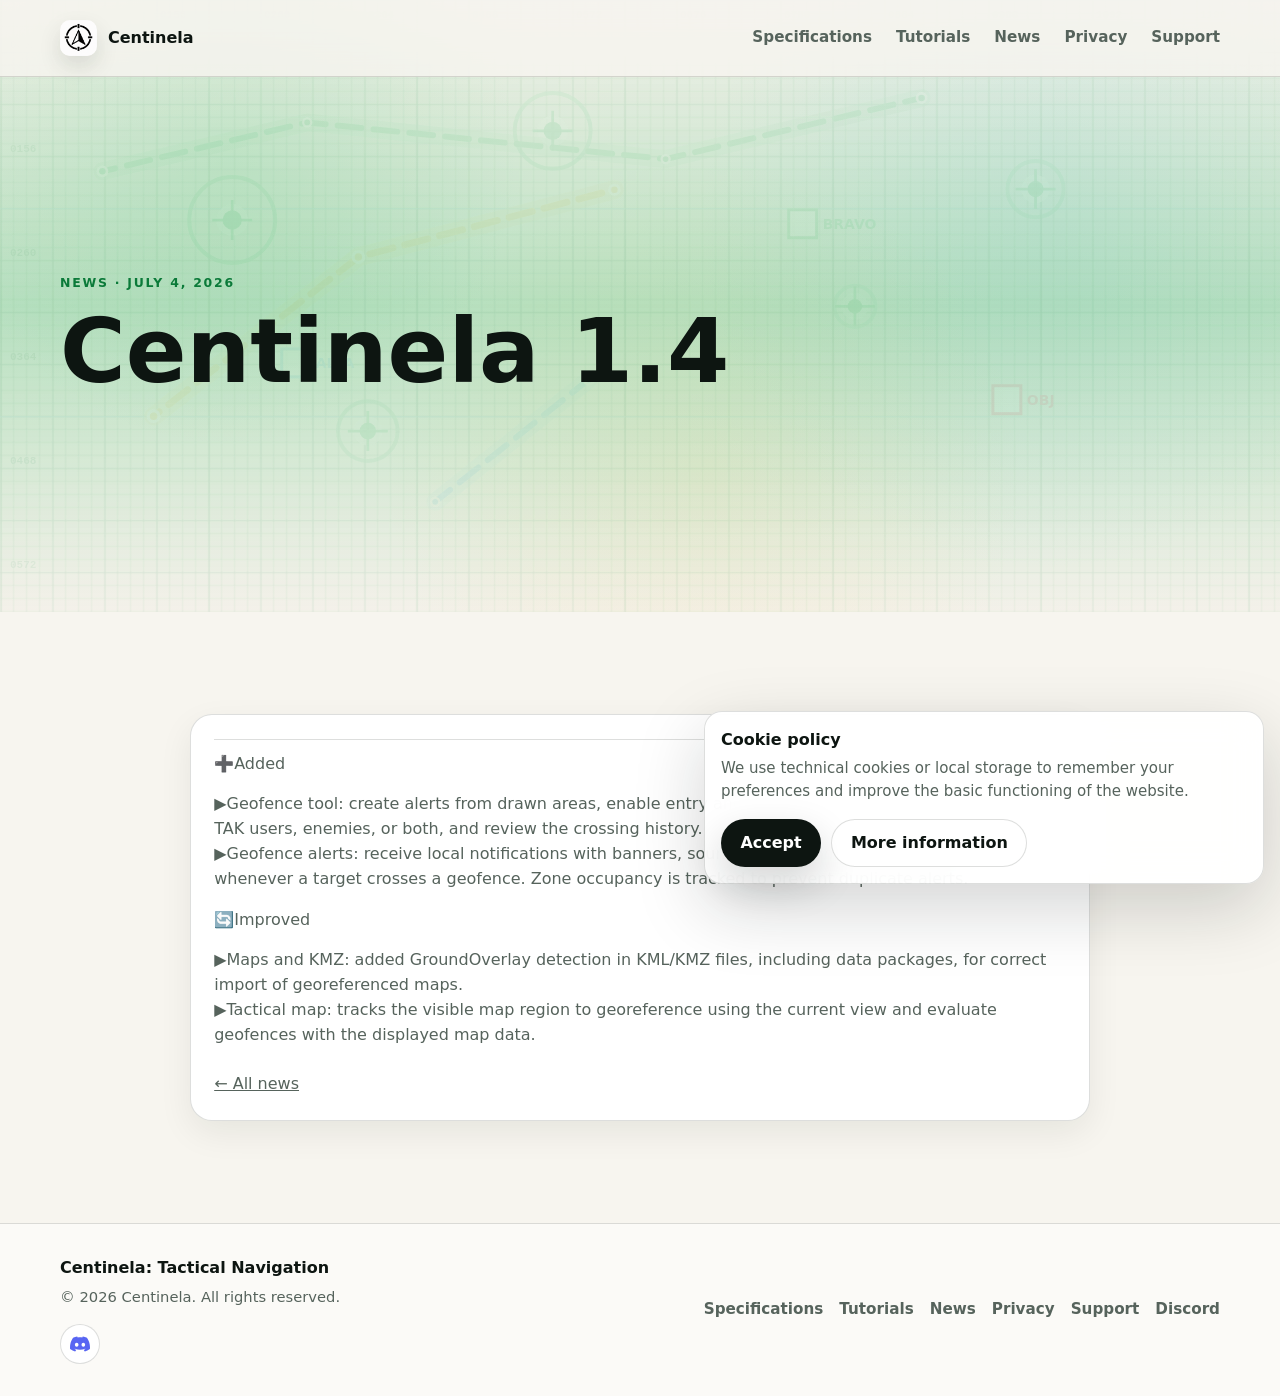
<file: noticias/2026-07-04-085439.html>
<!doctype html>
<html lang="es">
<head>
  <meta charset="utf-8" />
  <meta name="viewport" content="width=device-width, initial-scale=1" />
  <meta name="theme-color" content="#f7f5ef" />
  <title>Centinela 1.4 | Noticias · Centinela: Navegación Táctica</title>
  <meta name="description" content="➕Añadido ▶️Herramienta Geozonas: crea alertas a partir de zonas dibujadas, activa avisos de entrada y salida, filtra objetivos entre usuarios TAK, enemigos o ambos y consulta el historial de cruces…" />
  <meta property="og:title" content="Centinela 1.4 | Noticias · Centinela: Navegación Táctica" />
  <meta property="og:type" content="website" />
  <meta property="og:image" content="../assets/images/centinela-app-icon.png" />
  <meta property="og:locale" content="es_ES" />
  <link rel="icon" href="../assets/images/centinela-app-icon.png" type="image/png" />
  <link rel="apple-touch-icon" href="../assets/icons/apple-touch-icon.png" />
  <link rel="stylesheet" href="../styles.css" />
</head>
<body>
  <a class="skip-link" href="#contenido">Saltar al contenido principal</a>
<header class="site-header">
  <nav class="nav shell" aria-label="Navegación principal">
    <a class="brand" href="../index.html#inicio" aria-label="Centinela, inicio">
      <img src="../assets/images/centinela-app-icon.png" alt="" />
      <span>Centinela</span>
    </a>
    <button class="menu-toggle" type="button" aria-controls="primary-navigation" aria-expanded="false">
      <span></span><span></span><span></span>
      <span class="visually-hidden">Abrir menú</span>
    </button>
    <div class="nav-links" id="primary-navigation">
      <a href="../especificaciones.html">Especificaciones</a>
      <a href="../tutoriales.html">Tutoriales</a>
      <a href="../noticias.html" aria-current="page">Noticias</a>
      <a href="../privacidad.html">Privacidad</a>
      <a href="../soporte.html">Soporte</a>
    </div>
  </nav>
</header>
  <main id="contenido">
    <section class="spec-hero privacy-hero" aria-labelledby="page-title">
  <canvas id="tactical-grid" class="tactical-grid" aria-hidden="true"></canvas>
  <div class="hero-map" aria-hidden="true"></div>
  <div class="scanline" aria-hidden="true"></div>
  <div class="shell spec-hero-layout">
    <p class="eyebrow">Noticias · 4 de julio de 2026</p>
    <h1 id="page-title">Centinela 1.4</h1>
    
  </div>
</section>
    <section class="section privacy-content">
      <div class="shell privacy-layout">
        <article class="spec-card privacy-card">
          
          <div data-lang-block="es">
            <p>➕Añadido</p>
            <p>▶️Herramienta Geozonas: crea alertas a partir de zonas dibujadas, activa avisos de entrada y salida, filtra objetivos entre usuarios TAK, enemigos o ambos y consulta el historial de cruces.<br>▶️Alertas de geozona: recibe notificaciones locales con banner, sonido o vibración y contador cuando un objetivo cruza una geozona. La ocupación de cada zona se almacena para evitar alertas duplicadas.</p>
            <p>🔄Mejorado</p>
            <p>▶️Mapas y KMZ: detección de GroundOverlay en archivos KML/KMZ, incluidos los paquetes de datos, para importar correctamente mapas georreferenciados.<br>▶️Mapa táctico: seguimiento de la región visible para georreferenciar utilizando el encuadre actual y evaluar las geozonas con los datos mostrados en el mapa.</p>
          </div>
          <div data-lang-block="en" hidden>
            <p>➕Added</p>
            <p>▶️Geofence tool: create alerts from drawn areas, enable entry and exit notifications, filter targets between TAK users, enemies, or both, and review the crossing history.<br>▶️Geofence alerts: receive local notifications with banners, sound or vibration, and a badge counter whenever a target crosses a geofence. Zone occupancy is tracked to prevent duplicate alerts.</p>
            <p>🔄Improved</p>
            <p>▶️Maps and KMZ: added GroundOverlay detection in KML/KMZ files, including data packages, for correct import of georeferenced maps.<br>▶️Tactical map: tracks the visible map region to georeference using the current view and evaluate geofences with the displayed map data.</p>
          </div>
          <div data-lang-block="it" hidden>
            <p>➕Aggiunto</p>
            <p>▶️Strumento Geozone: crea avvisi a partire da aree disegnate, attiva le notifiche di ingresso e uscita, filtra gli obiettivi tra utenti TAK, nemici o entrambi e consulta lo storico degli attraversamenti.<br>▶️Avvisi di geozona: ricevi notifiche locali con banner, suono o vibrazione e contatore quando un obiettivo attraversa una geozona. L'occupazione di ogni zona viene memorizzata per evitare avvisi duplicati.</p>
            <p>🔄Migliorato</p>
            <p>▶️Mappe e KMZ: rilevamento di GroundOverlay nei file KML/KMZ, inclusi i pacchetti dati, per importare correttamente le mappe georeferenziate.<br>▶️Mappa tattica: monitoraggio della regione visibile per georeferenziare usando l'inquadratura attuale e valutare le geozone con i dati mostrati sulla mappa.</p>
          </div>
          <div data-lang-block="fr" hidden>
            <p>➕Ajoute</p>
            <p>▶️Outil Geozones : creez des alertes a partir de zones dessinees, activez les notifications d'entree et de sortie, filtrez les objectifs entre utilisateurs TAK, ennemis ou les deux, et consultez l'historique des franchissements.<br>▶️Alertes de geozone : recevez des notifications locales avec banniere, son ou vibration et un compteur lorsqu'un objectif franchit une geozone. L'occupation de chaque zone est enregistree pour eviter les alertes en double.</p>
            <p>🔄Ameliore</p>
            <p>▶️Cartes et KMZ : detection des GroundOverlay dans les fichiers KML/KMZ, y compris les paquets de donnees, pour importer correctement les cartes georeferencees.<br>▶️Carte tactique : suivi de la region visible pour georeferencer a partir du cadrage actuel et evaluer les geozones avec les donnees affichees sur la carte.</p>
          </div>
          <div data-lang-block="pt" hidden>
            <p>➕Adicionado</p>
            <p>▶️Ferramenta Geozonas: crie alertas a partir de zonas desenhadas, ative avisos de entrada e saida, filtre objetivos entre utilizadores TAK, inimigos ou ambos e consulte o historico de cruzamentos.<br>▶️Alertas de geozona: receba notificacoes locais com banner, som ou vibracao e contador quando um objetivo cruza uma geozona. A ocupacao de cada zona e guardada para evitar alertas duplicados.</p>
            <p>🔄Melhorado</p>
            <p>▶️Mapas e KMZ: detecao de GroundOverlay em ficheiros KML/KMZ, incluindo os pacotes de dados, para importar corretamente mapas georreferenciados.<br>▶️Mapa tatico: seguimento da regiao visivel para georreferenciar usando o enquadramento atual e avaliar as geozonas com os dados apresentados no mapa.</p>
          </div>
          <p style="margin-top:1.5rem"><a href="../noticias.html">← Todas las noticias</a></p>
        </article>
      </div>
    </section>
  </main>
<footer class="site-footer" id="contacto">
  <div class="shell footer-grid">
    <div>
      <strong>Centinela: Navegación Táctica</strong>
      <p>© <span id="copyright-year"></span> Centinela. Todos los derechos reservados.</p>
      <div class="social-links">
      <a href="https://discord.gg/tJdQnWvt" target="_blank" rel="noopener" aria-label="Discord de Centinela"><img src="../assets/icons/discord.svg" alt="Discord" /></a>
    </div>
    </div>
    <nav aria-label="Enlaces de pie de página">
      <a href="../especificaciones.html">Especificaciones</a>
      <a href="../tutoriales.html">Tutoriales</a>
      <a href="../noticias.html">Noticias</a>
      <a href="../privacidad.html">Privacidad</a>
      <a href="../soporte.html">Soporte</a>
      <a href="https://discord.gg/jWzjWPPz" target="_blank" rel="noopener">Discord</a>
    </nav>
  </div>
</footer>
<script src="../i18n.js"></script>
<script src="../script.js"></script>
</body>
</html>
</file>
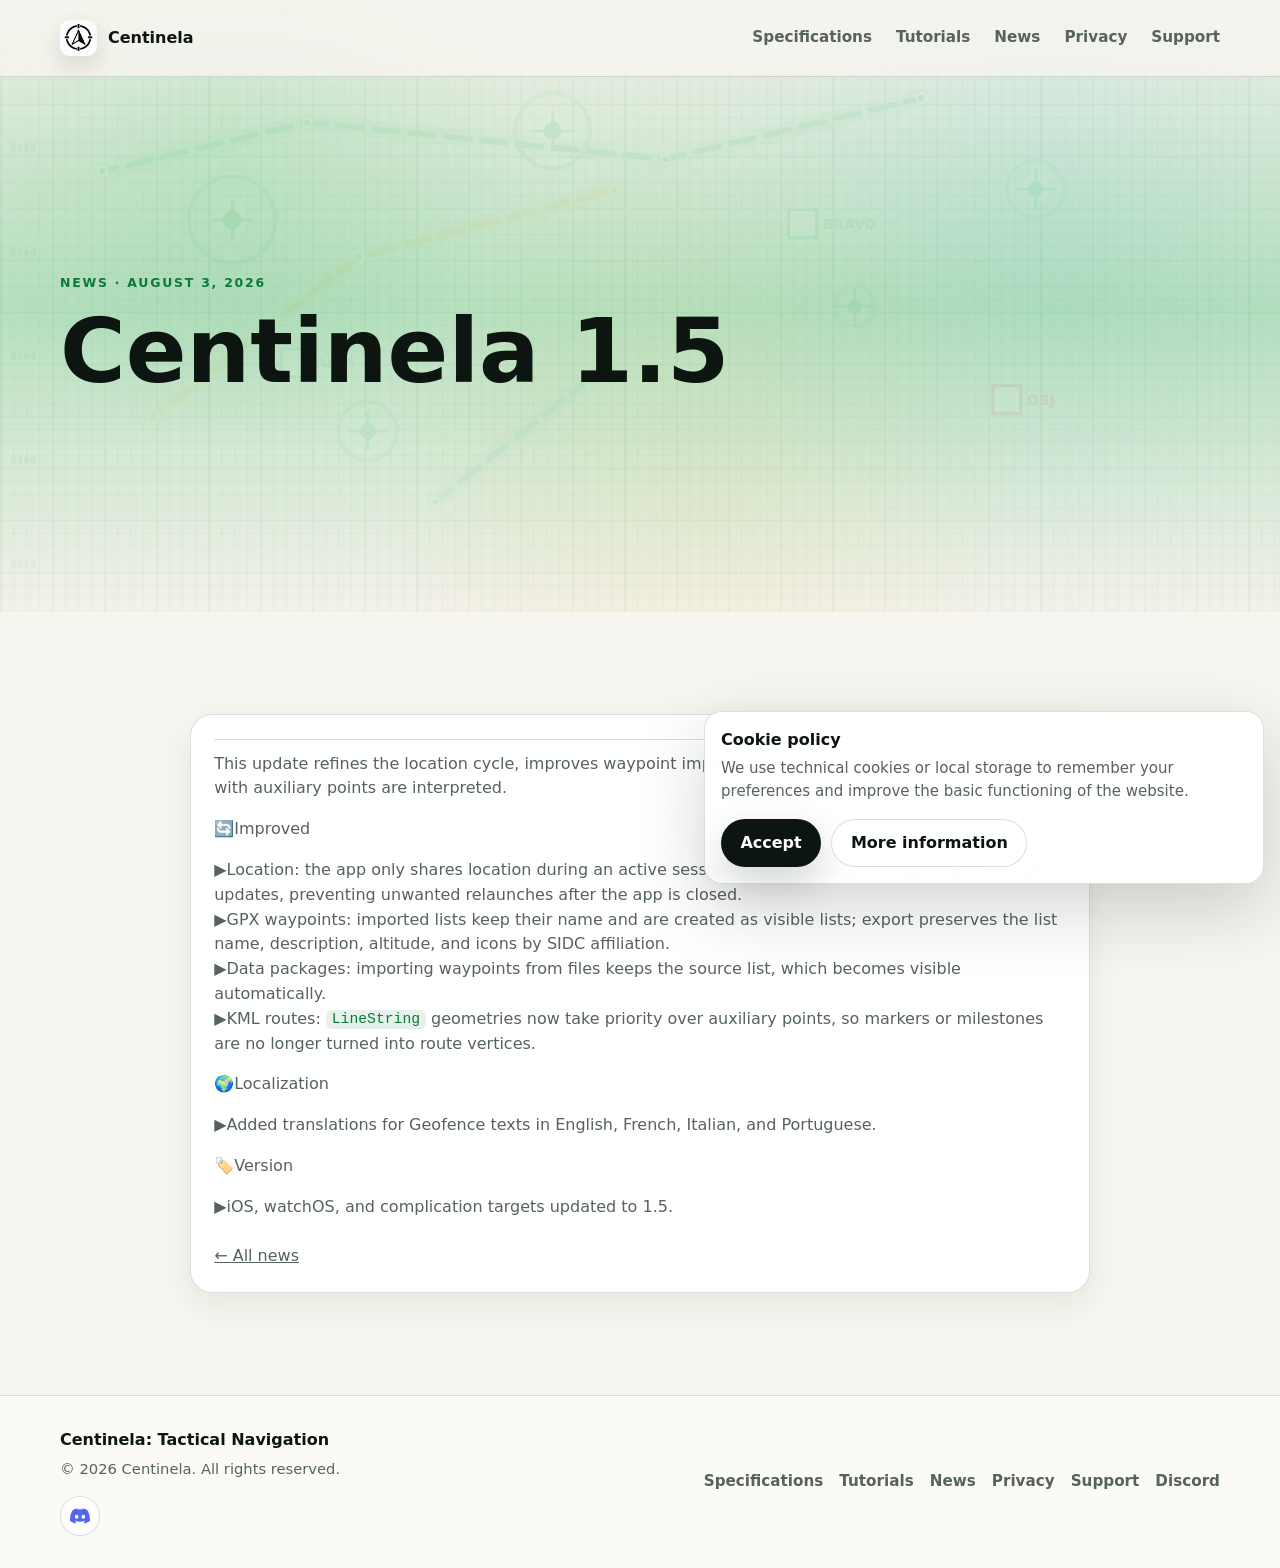
<file: noticias/2026-08-03-142900.html>
<!doctype html>
<html lang="es">
<head>
  <meta charset="utf-8" />
  <meta name="viewport" content="width=device-width, initial-scale=1" />
  <meta name="theme-color" content="#f7f5ef" />
  <title>Centinela 1.5 | Noticias · Centinela: Navegación Táctica</title>
  <meta name="description" content="Esta actualización ajusta el ciclo de ubicación, mejora la importación y exportación de waypoints y corrige cómo se interpretan las rutas KML con puntos auxiliares. 🔄Mejorado ▶️Ubicación: la app so…" />
  <meta property="og:title" content="Centinela 1.5 | Noticias · Centinela: Navegación Táctica" />
  <meta property="og:type" content="website" />
  <meta property="og:image" content="../assets/images/centinela-app-icon.png" />
  <meta property="og:locale" content="es_ES" />
  <link rel="icon" href="../assets/images/centinela-app-icon.png" type="image/png" />
  <link rel="apple-touch-icon" href="../assets/icons/apple-touch-icon.png" />
  <link rel="stylesheet" href="../styles.css" />
</head>
<body>
  <a class="skip-link" href="#contenido">Saltar al contenido principal</a>
<header class="site-header">
  <nav class="nav shell" aria-label="Navegación principal">
    <a class="brand" href="../index.html#inicio" aria-label="Centinela, inicio">
      <img src="../assets/images/centinela-app-icon.png" alt="" />
      <span>Centinela</span>
    </a>
    <button class="menu-toggle" type="button" aria-controls="primary-navigation" aria-expanded="false">
      <span></span><span></span><span></span>
      <span class="visually-hidden">Abrir menú</span>
    </button>
    <div class="nav-links" id="primary-navigation">
      <a href="../especificaciones.html">Especificaciones</a>
      <a href="../tutoriales.html">Tutoriales</a>
      <a href="../noticias.html" aria-current="page">Noticias</a>
      <a href="../privacidad.html">Privacidad</a>
      <a href="../soporte.html">Soporte</a>
    </div>
  </nav>
</header>
  <main id="contenido">
    <section class="spec-hero privacy-hero" aria-labelledby="page-title">
  <canvas id="tactical-grid" class="tactical-grid" aria-hidden="true"></canvas>
  <div class="hero-map" aria-hidden="true"></div>
  <div class="scanline" aria-hidden="true"></div>
  <div class="shell spec-hero-layout">
    <p class="eyebrow">Noticias · 3 de agosto de 2026</p>
    <h1 id="page-title">Centinela 1.5</h1>
    
  </div>
</section>
    <section class="section privacy-content">
      <div class="shell privacy-layout">
        <article class="spec-card privacy-card">
          
          <div data-lang-block="es">
            <p>Esta actualización ajusta el ciclo de ubicación, mejora la importación y exportación de waypoints y corrige cómo se interpretan las rutas KML con puntos auxiliares.</p>
            <p>🔄Mejorado</p>
            <p>▶️Ubicación: la app solo comparte ubicación durante la sesión activa y deja de usar cambios significativos para evitar relanzamientos no deseados tras cerrar la app.<br>▶️Waypoints GPX: las listas importadas conservan su nombre y se crean como listas visibles; la exportación mantiene nombre de lista, descripción, altitud e iconos por afiliación SIDC.<br>▶️Paquetes de datos: al importar waypoints desde archivos se conserva la lista de origen y queda visible automáticamente.<br>▶️Rutas KML: se priorizan geometrías <code>LineString</code> frente a puntos auxiliares para evitar que marcadores o hitos se conviertan en vértices de ruta.</p>
            <p>🌍Localización</p>
            <p>▶️Añadidas traducciones para textos de Geozonas en inglés, francés, italiano y portugués.</p>
            <p>🏷️Versión</p>
            <p>▶️Targets iOS, watchOS y complicación actualizados a 1.5.</p>
          </div>
          <div data-lang-block="en" hidden>
            <p>This update refines the location cycle, improves waypoint import and export, and fixes how KML routes with auxiliary points are interpreted.</p>
            <p>🔄Improved</p>
            <p>▶️Location: the app only shares location during an active session and no longer uses significant-change updates, preventing unwanted relaunches after the app is closed.<br>▶️GPX waypoints: imported lists keep their name and are created as visible lists; export preserves the list name, description, altitude, and icons by SIDC affiliation.<br>▶️Data packages: importing waypoints from files keeps the source list, which becomes visible automatically.<br>▶️KML routes: <code>LineString</code> geometries now take priority over auxiliary points, so markers or milestones are no longer turned into route vertices.</p>
            <p>🌍Localization</p>
            <p>▶️Added translations for Geofence texts in English, French, Italian, and Portuguese.</p>
            <p>🏷️Version</p>
            <p>▶️iOS, watchOS, and complication targets updated to 1.5.</p>
          </div>
          <div data-lang-block="it" hidden>
            <p>Questo aggiornamento perfeziona il ciclo di posizione, migliora l'importazione e l'esportazione dei waypoint e corregge l'interpretazione delle rotte KML con punti ausiliari.</p>
            <p>🔄Migliorato</p>
            <p>▶️Posizione: l'app condivide la posizione solo durante la sessione attiva e non usa piu gli aggiornamenti a cambiamento significativo, evitando riavvii indesiderati dopo la chiusura dell'app.<br>▶️Waypoint GPX: gli elenchi importati mantengono il proprio nome e vengono creati come elenchi visibili; l'esportazione conserva nome dell'elenco, descrizione, altitudine e icone per affiliazione SIDC.<br>▶️Pacchetti dati: importando i waypoint dai file viene conservato l'elenco di origine, che diventa visibile automaticamente.<br>▶️Rotte KML: le geometrie <code>LineString</code> hanno priorita sui punti ausiliari, cosi marker o segnaposto non vengono piu convertiti in vertici della rotta.</p>
            <p>🌍Localizzazione</p>
            <p>▶️Aggiunte le traduzioni dei testi delle Geozone in inglese, francese, italiano e portoghese.</p>
            <p>🏷️Versione</p>
            <p>▶️Target iOS, watchOS e complicazione aggiornati alla 1.5.</p>
          </div>
          <div data-lang-block="fr" hidden>
            <p>Cette mise a jour affine le cycle de localisation, ameliore l'import et l'export des waypoints et corrige l'interpretation des itineraires KML comportant des points auxiliaires.</p>
            <p>🔄Ameliore</p>
            <p>▶️Position : l'app ne partage la position que pendant la session active et n'utilise plus les changements significatifs, ce qui evite les relancements indesirables apres la fermeture de l'app.<br>▶️Waypoints GPX : les listes importees conservent leur nom et sont creees comme listes visibles ; l'export conserve le nom de la liste, la description, l'altitude et les icones par affiliation SIDC.<br>▶️Paquets de donnees : lors de l'import de waypoints depuis des fichiers, la liste d'origine est conservee et devient visible automatiquement.<br>▶️Itineraires KML : les geometries <code>LineString</code> sont prioritaires sur les points auxiliaires, afin que les marqueurs ou reperes ne soient plus transformes en sommets d'itineraire.</p>
            <p>🌍Localisation</p>
            <p>▶️Ajout des traductions des textes des Geozones en anglais, francais, italien et portugais.</p>
            <p>🏷️Version</p>
            <p>▶️Targets iOS, watchOS et complication mis a jour en 1.5.</p>
          </div>
          <div data-lang-block="pt" hidden>
            <p>Esta atualizacao ajusta o ciclo de localizacao, melhora a importacao e exportacao de waypoints e corrige a forma como sao interpretadas as rotas KML com pontos auxiliares.</p>
            <p>🔄Melhorado</p>
            <p>▶️Posicao: a app so partilha a posicao durante a sessao ativa e deixa de usar as alteracoes significativas de localizacao, evitando reinicios indesejados depois de fechar a app.<br>▶️Waypoints GPX: as listas importadas mantem o seu nome e sao criadas como listas visiveis; a exportacao mantem o nome da lista, a descricao, a altitude e os icones por afiliacao SIDC.<br>▶️Pacotes de dados: ao importar waypoints a partir de ficheiros, a lista de origem e mantida e fica visivel automaticamente.<br>▶️Rotas KML: as geometrias <code>LineString</code> passam a ter prioridade sobre os pontos auxiliares, para que marcadores ou marcos deixem de ser convertidos em vertices da rota.</p>
            <p>🌍Localizacao</p>
            <p>▶️Adicionadas traducoes para os textos de Geozonas em ingles, frances, italiano e portugues.</p>
            <p>🏷️Versao</p>
            <p>▶️Targets iOS, watchOS e complicacao atualizados para 1.5.</p>
          </div>
          <p style="margin-top:1.5rem"><a href="../noticias.html">← Todas las noticias</a></p>
        </article>
      </div>
    </section>
  </main>
<footer class="site-footer" id="contacto">
  <div class="shell footer-grid">
    <div>
      <strong>Centinela: Navegación Táctica</strong>
      <p>© <span id="copyright-year"></span> Centinela. Todos los derechos reservados.</p>
      <div class="social-links">
      <a href="https://discord.gg/tJdQnWvt" target="_blank" rel="noopener" aria-label="Discord de Centinela"><img src="../assets/icons/discord.svg" alt="Discord" /></a>
    </div>
    </div>
    <nav aria-label="Enlaces de pie de página">
      <a href="../especificaciones.html">Especificaciones</a>
      <a href="../tutoriales.html">Tutoriales</a>
      <a href="../noticias.html">Noticias</a>
      <a href="../privacidad.html">Privacidad</a>
      <a href="../soporte.html">Soporte</a>
      <a href="https://discord.gg/jWzjWPPz" target="_blank" rel="noopener">Discord</a>
    </nav>
  </div>
</footer>
<script src="../i18n.js"></script>
<script src="../script.js"></script>
</body>
</html>
</file>
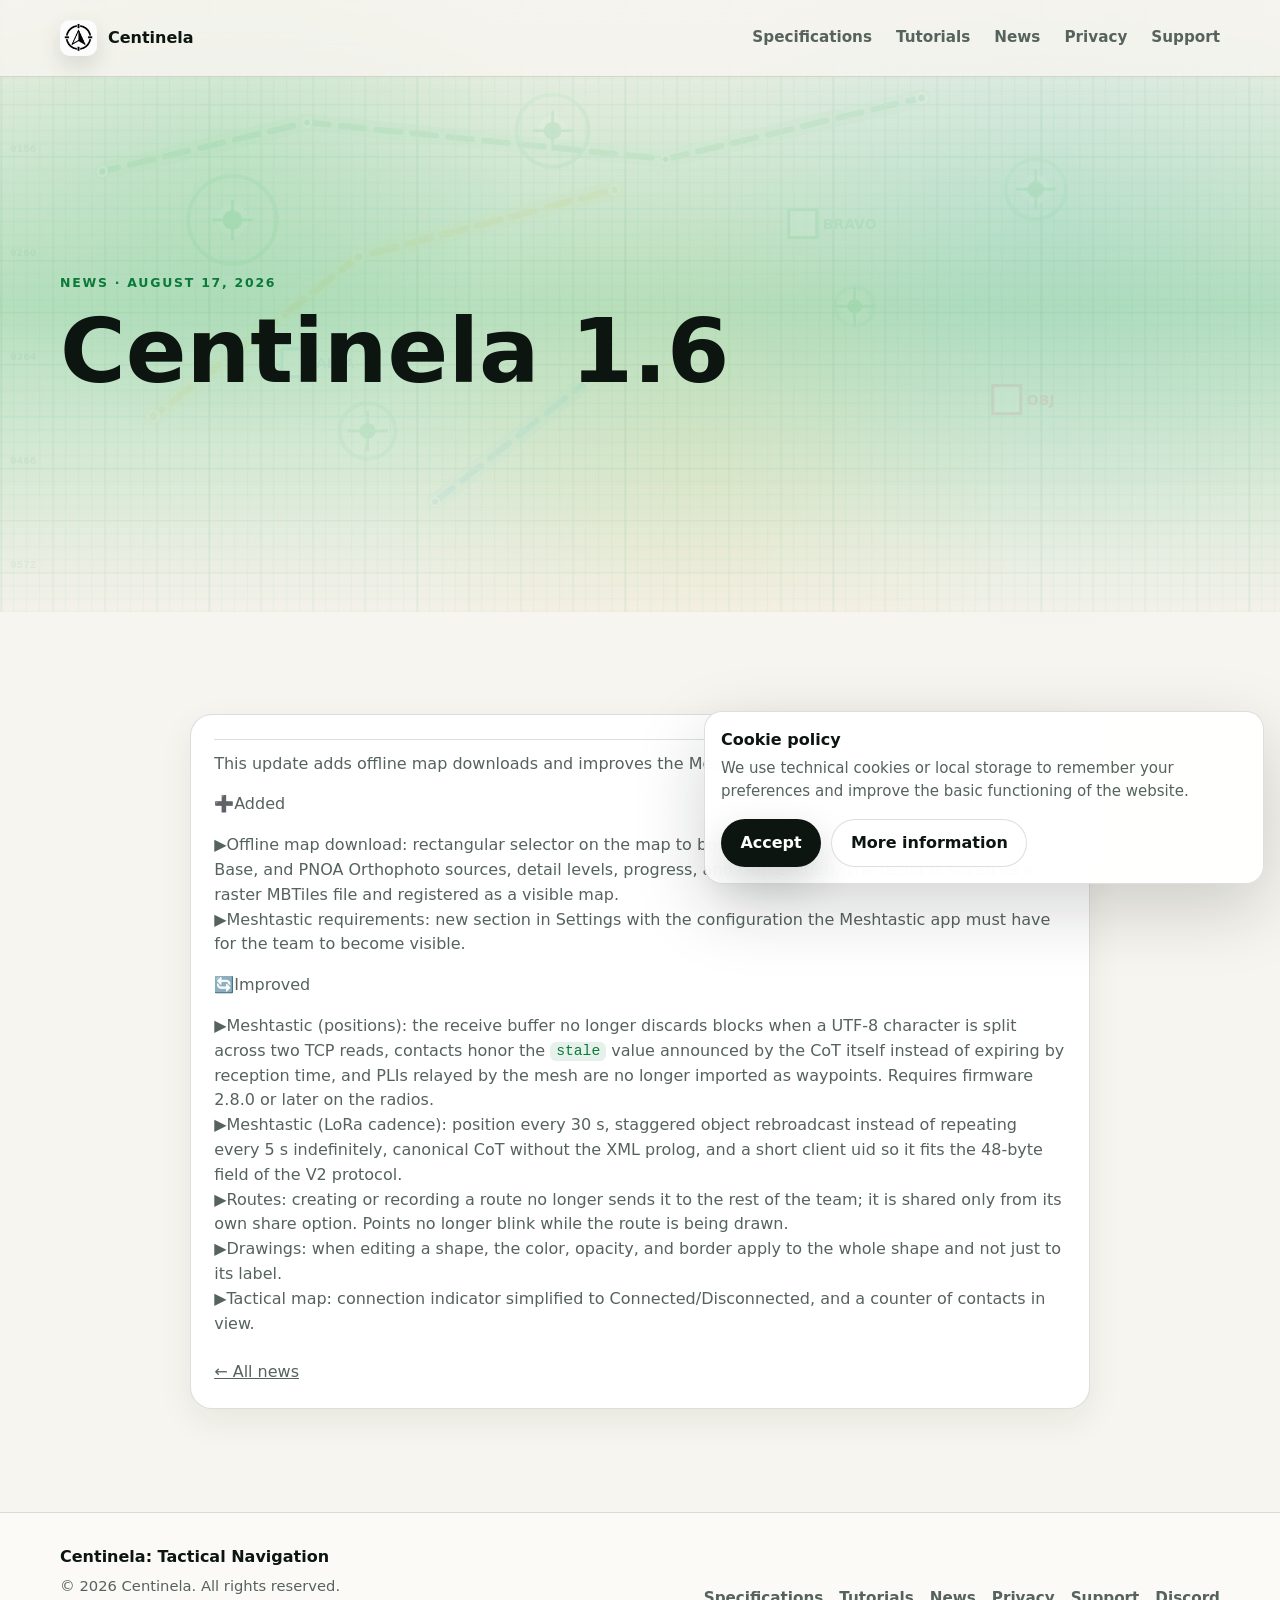
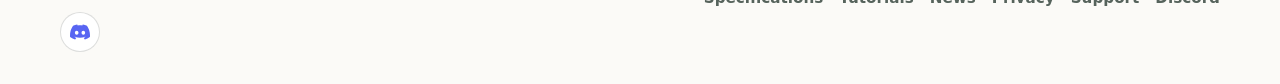
<file: noticias/2026-08-17-213400.html>
<!doctype html>
<html lang="es">
<head>
  <meta charset="utf-8" />
  <meta name="viewport" content="width=device-width, initial-scale=1" />
  <meta name="theme-color" content="#f7f5ef" />
  <title>Centinela 1.6 | Noticias · Centinela: Navegación Táctica</title>
  <meta name="description" content="Esta actualización añade la descarga de mapas offline y mejora la integración con Meshtastic. ➕Añadido ▶️Descarga de mapas offline: selector rectangular sobre el mapa para acotar la zona, con fuent…" />
  <meta property="og:title" content="Centinela 1.6 | Noticias · Centinela: Navegación Táctica" />
  <meta property="og:type" content="website" />
  <meta property="og:image" content="../assets/images/centinela-app-icon.png" />
  <meta property="og:locale" content="es_ES" />
  <link rel="icon" href="../assets/images/centinela-app-icon.png" type="image/png" />
  <link rel="apple-touch-icon" href="../assets/icons/apple-touch-icon.png" />
  <link rel="stylesheet" href="../styles.css" />
</head>
<body>
  <a class="skip-link" href="#contenido">Saltar al contenido principal</a>
<header class="site-header">
  <nav class="nav shell" aria-label="Navegación principal">
    <a class="brand" href="../index.html#inicio" aria-label="Centinela, inicio">
      <img src="../assets/images/centinela-app-icon.png" alt="" />
      <span>Centinela</span>
    </a>
    <button class="menu-toggle" type="button" aria-controls="primary-navigation" aria-expanded="false">
      <span></span><span></span><span></span>
      <span class="visually-hidden">Abrir menú</span>
    </button>
    <div class="nav-links" id="primary-navigation">
      <a href="../especificaciones.html">Especificaciones</a>
      <a href="../tutoriales.html">Tutoriales</a>
      <a href="../noticias.html" aria-current="page">Noticias</a>
      <a href="../privacidad.html">Privacidad</a>
      <a href="../soporte.html">Soporte</a>
    </div>
  </nav>
</header>
  <main id="contenido">
    <section class="spec-hero privacy-hero" aria-labelledby="page-title">
  <canvas id="tactical-grid" class="tactical-grid" aria-hidden="true"></canvas>
  <div class="hero-map" aria-hidden="true"></div>
  <div class="scanline" aria-hidden="true"></div>
  <div class="shell spec-hero-layout">
    <p class="eyebrow">Noticias · 17 de agosto de 2026</p>
    <h1 id="page-title">Centinela 1.6</h1>
    
  </div>
</section>
    <section class="section privacy-content">
      <div class="shell privacy-layout">
        <article class="spec-card privacy-card">
          
          <div data-lang-block="es">
            <p>Esta actualización añade la descarga de mapas offline y mejora la integración con Meshtastic.</p>
            <p>➕Añadido</p>
            <p>▶️Descarga de mapas offline: selector rectangular sobre el mapa para acotar la zona, con fuentes IGN Topográfico, IGN Base y PNOA Ortofoto, niveles de detalle, progreso y cancelación. El resultado se guarda como MBTiles ráster y queda registrado como mapa visible.<br>▶️Requisitos de Meshtastic: nueva sección en Ajustes con la configuración que debe tener la app de Meshtastic para que el equipo llegue a verse.</p>
            <p>🔄Mejorado</p>
            <p>▶️Meshtastic (posiciones): el buffer de recepción ya no descarta bloques cuando un carácter UTF-8 queda partido entre dos lecturas TCP, los contactos respetan el <code>stale</code> que anuncia el propio CoT en vez de caducar por tiempo de recepción, y los PLI reenviados por la malla dejan de importarse como waypoints. Requiere firmware 2.8.0 o superior en las radios.<br>▶️Meshtastic (cadencia LoRa): posición cada 30 s, reenvío de objetos escalonado en lugar de repetirse cada 5 s indefinidamente, CoT canónico sin prólogo XML y uid de cliente corto para que quepa en el campo de 48 bytes del protocolo V2.<br>▶️Rutas: crear o grabar una ruta ya no la envía al resto del equipo; se comparte únicamente desde su opción de compartir. Los puntos dejan de parpadear mientras se dibuja la ruta.<br>▶️Dibujos: al editar una figura, el color, la opacidad y el borde se aplican a toda la figura y no solo a su rótulo.<br>▶️Mapa táctico: indicador de conexión simplificado a Conectado/Desconectado y contador de contactos a la vista.</p>
          </div>
          <div data-lang-block="en" hidden>
            <p>This update adds offline map downloads and improves the Meshtastic integration.</p>
            <p>➕Added</p>
            <p>▶️Offline map download: rectangular selector on the map to bound the area, with IGN Topographic, IGN Base, and PNOA Orthophoto sources, detail levels, progress, and cancellation. The result is saved as a raster MBTiles file and registered as a visible map.<br>▶️Meshtastic requirements: new section in Settings with the configuration the Meshtastic app must have for the team to become visible.</p>
            <p>🔄Improved</p>
            <p>▶️Meshtastic (positions): the receive buffer no longer discards blocks when a UTF-8 character is split across two TCP reads, contacts honor the <code>stale</code> value announced by the CoT itself instead of expiring by reception time, and PLIs relayed by the mesh are no longer imported as waypoints. Requires firmware 2.8.0 or later on the radios.<br>▶️Meshtastic (LoRa cadence): position every 30 s, staggered object rebroadcast instead of repeating every 5 s indefinitely, canonical CoT without the XML prolog, and a short client uid so it fits the 48-byte field of the V2 protocol.<br>▶️Routes: creating or recording a route no longer sends it to the rest of the team; it is shared only from its own share option. Points no longer blink while the route is being drawn.<br>▶️Drawings: when editing a shape, the color, opacity, and border apply to the whole shape and not just to its label.<br>▶️Tactical map: connection indicator simplified to Connected/Disconnected, and a counter of contacts in view.</p>
          </div>
          <div data-lang-block="it" hidden>
            <p>Questo aggiornamento aggiunge il download delle mappe offline e migliora l'integrazione con Meshtastic.</p>
            <p>➕Aggiunto</p>
            <p>▶️Download di mappe offline: selettore rettangolare sulla mappa per delimitare l'area, con le fonti IGN Topografico, IGN Base e PNOA Ortofoto, livelli di dettaglio, avanzamento e annullamento. Il risultato viene salvato come MBTiles raster e registrato come mappa visibile.<br>▶️Requisiti di Meshtastic: nuova sezione nelle Impostazioni con la configurazione che l'app Meshtastic deve avere affinche la squadra sia visibile.</p>
            <p>🔄Migliorato</p>
            <p>▶️Meshtastic (posizioni): il buffer di ricezione non scarta piu i blocchi quando un carattere UTF-8 viene diviso tra due letture TCP, i contatti rispettano lo <code>stale</code> annunciato dal CoT stesso invece di scadere in base al momento della ricezione, e i PLI ritrasmessi dalla rete mesh non vengono piu importati come waypoint. Richiede firmware 2.8.0 o successivo sulle radio.<br>▶️Meshtastic (cadenza LoRa): posizione ogni 30 s, ritrasmissione degli oggetti scaglionata invece di ripetersi ogni 5 s all'infinito, CoT canonico senza prologo XML e uid client breve per rientrare nel campo da 48 byte del protocollo V2.<br>▶️Rotte: creare o registrare una rotta non la invia piu al resto della squadra; si condivide solo dalla sua opzione di condivisione. I punti non lampeggiano piu mentre si disegna la rotta.<br>▶️Disegni: durante la modifica di una figura, colore, opacita e bordo si applicano a tutta la figura e non solo alla sua etichetta.<br>▶️Mappa tattica: indicatore di connessione semplificato in Connesso/Disconnesso e contatore dei contatti in vista.</p>
          </div>
          <div data-lang-block="fr" hidden>
            <p>Cette mise a jour ajoute le telechargement de cartes hors ligne et ameliore l'integration avec Meshtastic.</p>
            <p>➕Ajoute</p>
            <p>▶️Telechargement de cartes hors ligne : selecteur rectangulaire sur la carte pour delimiter la zone, avec les sources IGN Topographique, IGN Base et PNOA Orthophoto, niveaux de detail, progression et annulation. Le resultat est enregistre au format MBTiles raster et ajoute comme carte visible.<br>▶️Prerequis Meshtastic : nouvelle section dans les Reglages avec la configuration que l'app Meshtastic doit avoir pour que l'equipe soit visible.</p>
            <p>🔄Ameliore</p>
            <p>▶️Meshtastic (positions) : le tampon de reception ne rejette plus les blocs lorsqu'un caractere UTF-8 est coupe entre deux lectures TCP, les contacts respectent le <code>stale</code> annonce par le CoT lui-meme au lieu d'expirer selon l'heure de reception, et les PLI relayes par le maillage ne sont plus importes comme waypoints. Necessite le firmware 2.8.0 ou superieur sur les radios.<br>▶️Meshtastic (cadence LoRa) : position toutes les 30 s, reemission des objets echelonnee au lieu de se repeter toutes les 5 s indefiniment, CoT canonique sans prologue XML et uid client court pour tenir dans le champ de 48 octets du protocole V2.<br>▶️Itineraires : creer ou enregistrer un itineraire ne l'envoie plus au reste de l'equipe ; il se partage uniquement depuis son option de partage. Les points ne clignotent plus pendant le trace de l'itineraire.<br>▶️Dessins : lors de la modification d'une figure, la couleur, l'opacite et la bordure s'appliquent a toute la figure et non seulement a son etiquette.<br>▶️Carte tactique : indicateur de connexion simplifie en Connecte/Deconnecte et compteur de contacts visibles.</p>
          </div>
          <div data-lang-block="pt" hidden>
            <p>Esta atualizacao adiciona a transferencia de mapas offline e melhora a integracao com o Meshtastic.</p>
            <p>➕Adicionado</p>
            <p>▶️Transferencia de mapas offline: seletor retangular sobre o mapa para delimitar a zona, com as fontes IGN Topografico, IGN Base e PNOA Ortofoto, niveis de detalhe, progresso e cancelamento. O resultado e guardado como MBTiles raster e fica registado como mapa visivel.<br>▶️Requisitos do Meshtastic: nova seccao nas Definicoes com a configuracao que a app Meshtastic deve ter para que a equipa fique visivel.</p>
            <p>🔄Melhorado</p>
            <p>▶️Meshtastic (posicoes): o buffer de rececao deixa de descartar blocos quando um caracter UTF-8 fica dividido entre duas leituras TCP, os contactos respeitam o <code>stale</code> anunciado pelo proprio CoT em vez de expirarem pelo momento da rececao, e os PLI reencaminhados pela malha deixam de ser importados como waypoints. Requer firmware 2.8.0 ou superior nas radios.<br>▶️Meshtastic (cadencia LoRa): posicao a cada 30 s, reenvio de objetos escalonado em vez de se repetir a cada 5 s indefinidamente, CoT canonico sem prologo XML e uid de cliente curto para caber no campo de 48 bytes do protocolo V2.<br>▶️Rotas: criar ou gravar uma rota deixa de a enviar ao resto da equipa; passa a partilhar-se apenas a partir da sua opcao de partilha. Os pontos deixam de piscar enquanto se desenha a rota.<br>▶️Desenhos: ao editar uma figura, a cor, a opacidade e o contorno aplicam-se a toda a figura e nao apenas ao seu rotulo.<br>▶️Mapa tatico: indicador de ligacao simplificado para Ligado/Desligado e contador de contactos a vista.</p>
          </div>
          <p style="margin-top:1.5rem"><a href="../noticias.html">← Todas las noticias</a></p>
        </article>
      </div>
    </section>
  </main>
<footer class="site-footer" id="contacto">
  <div class="shell footer-grid">
    <div>
      <strong>Centinela: Navegación Táctica</strong>
      <p>© <span id="copyright-year"></span> Centinela. Todos los derechos reservados.</p>
      <div class="social-links">
      <a href="https://discord.gg/tJdQnWvt" target="_blank" rel="noopener" aria-label="Discord de Centinela"><img src="../assets/icons/discord.svg" alt="Discord" /></a>
    </div>
    </div>
    <nav aria-label="Enlaces de pie de página">
      <a href="../especificaciones.html">Especificaciones</a>
      <a href="../tutoriales.html">Tutoriales</a>
      <a href="../noticias.html">Noticias</a>
      <a href="../privacidad.html">Privacidad</a>
      <a href="../soporte.html">Soporte</a>
      <a href="https://discord.gg/jWzjWPPz" target="_blank" rel="noopener">Discord</a>
    </nav>
  </div>
</footer>
<script src="../i18n.js"></script>
<script src="../script.js"></script>
</body>
</html>
</file>
<file: styles.css>
:root {
  color-scheme: light;
  --bg: #f7f5ef;
  --surface: rgba(255, 255, 255, 0.86);
  --surface-solid: #ffffff;
  --text: #0d1511;
  --muted: #56635c;
  --line: rgba(16, 24, 20, 0.14);
  --green: #19b957;
  --green-dark: #0b7a39;
  --red: #f33452;
  --blue: #43bfe0;
  --yellow: #f1c844;
  --shadow: 0 24px 70px rgba(37, 45, 40, 0.16);
  --radius: 8px;
  --header-height: 76px;
}

* {
  box-sizing: border-box;
}

html {
  scroll-behavior: smooth;
}

body {
  margin: 0;
  background:
    radial-gradient(circle at 12% 0%, rgba(25, 185, 87, 0.14), transparent 28rem),
    radial-gradient(circle at 82% 10%, rgba(67, 191, 224, 0.14), transparent 30rem),
    var(--bg);
  color: var(--text);
  font-family:
    Inter, ui-sans-serif, system-ui, -apple-system, BlinkMacSystemFont, "Segoe UI", sans-serif;
  line-height: 1.55;
  letter-spacing: 0;
}

a {
  color: inherit;
}

button {
  font: inherit;
}

.skip-link {
  position: fixed;
  left: 1rem;
  top: 1rem;
  z-index: 100;
  transform: translateY(-150%);
  border: 1px solid var(--line);
  border-radius: var(--radius);
  background: var(--surface-solid);
  padding: 0.65rem 0.85rem;
}

.skip-link:focus {
  transform: translateY(0);
}

.visually-hidden {
  position: absolute;
  width: 1px;
  height: 1px;
  overflow: hidden;
  clip: rect(0 0 0 0);
  clip-path: inset(50%);
  white-space: nowrap;
}

.shell {
  width: min(1160px, calc(100% - 32px));
  margin-inline: auto;
}

.site-header {
  position: fixed;
  inset: 0 0 auto;
  z-index: 50;
  min-height: var(--header-height);
  border-bottom: 1px solid var(--line);
  background: rgba(247, 245, 239, 0.82);
  backdrop-filter: blur(20px);
}

.nav {
  position: relative;
  display: flex;
  min-height: var(--header-height);
  align-items: center;
  justify-content: space-between;
  gap: 1rem;
}

.brand {
  display: inline-flex;
  align-items: center;
  gap: 0.7rem;
  color: var(--text);
  font-weight: 850;
  text-decoration: none;
}

.brand img {
  width: 2.3rem;
  height: 2.3rem;
  border-radius: 10px;
  box-shadow: 0 10px 22px rgba(16, 24, 20, 0.12);
}

.nav-links {
  display: inline-flex;
  align-items: center;
  gap: clamp(0.8rem, 2vw, 1.5rem);
}

.nav-links a,
.site-footer a {
  color: var(--muted);
  font-size: 0.95rem;
  font-weight: 650;
  text-decoration: none;
}

.nav-links a:hover,
.site-footer a:hover {
  color: var(--text);
}

.menu-toggle {
  position: relative;
  display: none;
  width: 2.75rem;
  height: 2.75rem;
  align-items: center;
  justify-content: center;
  border: 1px solid var(--line);
  border-radius: 999px;
  background: var(--surface-solid);
  color: var(--text);
  cursor: pointer;
  box-shadow: 0 10px 22px rgba(16, 24, 20, 0.08);
}

.menu-toggle span:not(.visually-hidden) {
  position: absolute;
  width: 1.05rem;
  height: 2px;
  border-radius: 999px;
  background: currentColor;
  transition: transform 180ms ease, opacity 180ms ease;
}

.menu-toggle span:nth-child(1) {
  transform: translateY(-6px);
}

.menu-toggle span:nth-child(3) {
  transform: translateY(6px);
}

.menu-toggle[aria-expanded="true"] span:nth-child(1) {
  transform: rotate(45deg);
}

.menu-toggle[aria-expanded="true"] span:nth-child(2) {
  opacity: 0;
}

.menu-toggle[aria-expanded="true"] span:nth-child(3) {
  transform: rotate(-45deg);
}

.hero {
  position: relative;
  min-height: calc(150svh);
  overflow: hidden;
  padding-top: var(--header-height);
  isolation: isolate;
}

.hero-layout {
  position: static;
  min-height: calc(100svh - var(--header-height));
}


.spec-hero {
  position: relative;
  min-height: 68svh;
  overflow: hidden;
  padding-top: var(--header-height);
  isolation: isolate;
}

.tactical-grid,
.scanline {
  position: absolute;
  inset: 0;
  pointer-events: none;
}

.tactical-grid {
  z-index: -3;
  width: 100%;
  height: 100%;
}

.scanline {
  z-index: -1;
  background: linear-gradient(
    180deg,
    transparent,
    rgba(25, 185, 87, 0.28),
    transparent
  );
  mix-blend-mode: multiply;
  animation: scan 5.5s linear infinite;
}

.hero-map {
  position: absolute;
  inset: 0;
  z-index: -2;
  opacity: 0.9;
  background:
    radial-gradient(circle at 18% 26%, rgba(25, 185, 87, 0.12), transparent 18rem),
    radial-gradient(circle at 82% 36%, rgba(67, 191, 224, 0.1), transparent 22rem),
    radial-gradient(circle at 55% 78%, rgba(241, 200, 68, 0.1), transparent 20rem),
    #f3f1e9;
}

.hero-layout {
  display: grid;
  min-height: calc(100svh - var(--header-height));
  grid-template-columns: minmax(0, 0.95fr) minmax(330px, 0.78fr);
  align-items: center;
  gap: clamp(2rem, 5vw, 5rem);
  padding-block: clamp(4rem, 7vw, 6rem) 3rem;
}

.spec-hero-layout {
  display: grid;
  min-height: calc(68svh - var(--header-height));
  align-content: center;
  padding-block: clamp(4rem, 8vw, 7rem);
}

.spec-hero-layout h1 {
  max-width: 12ch;
}

.spec-hero-layout p:not(.eyebrow) {
  max-width: 62ch;
  color: var(--muted);
  font-size: clamp(1rem, 1.35vw, 1.18rem);
}

.eyebrow {
  margin: 0 0 0.75rem;
  color: var(--green-dark);
  font-size: 0.78rem;
  font-weight: 850;
  letter-spacing: 0.14em;
  text-transform: uppercase;
}

h1,
h2,
h3,
p {
  margin-top: 0;
}

h1,
h2,
h3 {
  line-height: 1.05;
}

h1 {
  max-width: 12ch;
  margin-bottom: 1.1rem;
  font-size: clamp(3.25rem, 7vw, 6.6rem);
  letter-spacing: 0;
}

h2 {
  margin-bottom: 1rem;
  font-size: clamp(2rem, 4vw, 4rem);
}

h3 {
  margin-bottom: 0.55rem;
  font-size: 1.12rem;
}

.hero-lead,
.section-copy p,
.section-heading p {
  color: var(--muted);
  font-size: clamp(1rem, 1.35vw, 1.17rem);
}

.hero-lead {
  max-width: 56ch;
}

.hero-actions {
  display: flex;
  flex-wrap: wrap;
  gap: 0.8rem;
  margin-top: 2rem;
}

.button {
  display: inline-flex;
  min-height: 3rem;
  align-items: center;
  justify-content: center;
  border: 1px solid transparent;
  border-radius: 999px;
  padding: 0.85rem 1.15rem;
  font-weight: 850;
  text-decoration: none;
  transition: transform 180ms ease, box-shadow 180ms ease;
}

.button:hover {
  transform: translateY(-2px);
}

.button:focus-visible,
.tutorial-card:focus-visible,
.menu-toggle:focus-visible,
.cookie-banner a:focus-visible,
.cookie-banner button:focus-visible {
  outline: 3px solid rgba(67, 191, 224, 0.48);
  outline-offset: 4px;
}

.button-primary {
  background: var(--text);
  color: #fff;
  box-shadow: 0 16px 38px rgba(16, 24, 20, 0.18);
}

.button-secondary {
  border-color: var(--line);
  background: var(--surface);
  color: var(--text);
}

.iphone {
  position: relative;
  border: 9px solid #121614;
  border-radius: 48px;
  background: #121614;
  box-shadow: var(--shadow);
}

.iphone::before {
  content: "";
  position: absolute;
  left: 50%;
  top: 0.65rem;
  z-index: 2;
  width: 30%;
  height: 1.45rem;
  border-radius: 999px;
  background: #121614;
  transform: translateX(-50%);
}

.iphone-screen {
  position: relative;
  overflow: hidden;
  min-height: 100%;
  border-radius: 38px;
  background: #f7f5ef;
}

.iphone-large {
  width: min(100%, 410px);
  margin-left: auto;
}

.iphone-large .iphone-screen {
  aspect-ratio: 9 / 19.5;
}

.screenshot-screen {
  display: grid;
  background: #f5f2ea;
}

.hero-video,
.app-screenshot {
  width: 100%;
  height: 100%;
  object-fit: cover;
  object-position: center;
  grid-area: 1 / 1;
}

.hero-video {
  background: #000;
}

.screenshot-fallback {
  display: none;
  grid-area: 1 / 1;
  align-content: center;
  justify-items: center;
  gap: 0.65rem;
  padding: 1.4rem;
  color: var(--text);
  text-align: center;
  background:
    linear-gradient(rgba(12, 122, 57, 0.09) 1px, transparent 1px),
    linear-gradient(90deg, rgba(12, 122, 57, 0.09) 1px, transparent 1px),
    #ece8dc;
  background-size: 32px 32px;
}

.is-missing-video .hero-video {
  display: none;
}

.is-missing-video .screenshot-fallback {
  display: grid;
}

.screenshot-fallback [data-icon] {
  width: 3rem;
  height: 3rem;
}

.screenshot-fallback small {
  max-width: 24ch;
  color: var(--muted);
}

.is-missing-image .app-screenshot {
  display: none;
}

.is-missing-image .screenshot-fallback {
  display: grid;
}

.app-map-screen {
  background:
    linear-gradient(28deg, transparent 0 47%, rgba(255, 255, 255, 0.94) 48% 51%, transparent 52%),
    linear-gradient(100deg, transparent 0 46%, rgba(255, 255, 255, 0.9) 47% 50%, transparent 51%),
    linear-gradient(148deg, transparent 0 45%, rgba(255, 255, 255, 0.74) 46% 49%, transparent 50%),
    linear-gradient(rgba(30, 54, 43, 0.07) 1px, transparent 1px),
    linear-gradient(90deg, rgba(30, 54, 43, 0.07) 1px, transparent 1px),
    #e9e4d8;
  background-size: 430px 430px, 360px 360px, 510px 510px, 36px 36px, 36px 36px, auto;
}

.ios-status {
  position: absolute;
  inset: 1.35rem 1.4rem auto;
  z-index: 3;
  display: flex;
  align-items: center;
  justify-content: space-between;
  color: #020403;
  font-size: 0.95rem;
}

.ios-status strong {
  font-size: 1.25rem;
}

.connection-card {
  position: absolute;
  left: 1rem;
  top: 4.4rem;
  z-index: 2;
  display: grid;
  min-width: 12rem;
  border: 1px solid rgba(16, 24, 20, 0.12);
  border-radius: 14px;
  background: rgba(255, 255, 255, 0.58);
  padding: 0.7rem 0.85rem;
  box-shadow: 0 8px 20px rgba(16, 24, 20, 0.06);
  backdrop-filter: blur(8px);
}

.connection-card strong {
  color: var(--green);
}

.unit {
  position: absolute;
  z-index: 3;
  display: grid;
  justify-items: center;
  gap: 0.25rem;
  font-size: 0.82rem;
}

.unit-enemy {
  right: 24%;
  top: 31%;
}

.unit-team {
  left: 21%;
  top: 56%;
}

.diamond,
.square {
  display: block;
  width: 1.95rem;
  aspect-ratio: 1;
  border: 2px solid #111;
}

.diamond {
  background: var(--red);
  transform: rotate(45deg);
}

.square {
  background: var(--blue);
}

.measure-line {
  position: absolute;
  left: 29%;
  top: 38%;
  z-index: 2;
  width: 2px;
  height: 20%;
  background: var(--red);
  transform: rotate(24deg);
  transform-origin: top;
}

.measure-line::before,
.measure-line::after {
  content: "";
  position: absolute;
  left: 50%;
  width: 0.7rem;
  aspect-ratio: 1;
  border: 3px solid #fff;
  border-radius: 50%;
  background: var(--red);
  transform: translateX(-50%);
}

.measure-line::before {
  top: -0.35rem;
}

.measure-line::after {
  bottom: -0.35rem;
}

.measure-line span {
  position: absolute;
  left: 0.9rem;
  top: 34%;
  color: var(--red);
  font-weight: 900;
  white-space: nowrap;
}

.zone {
  position: absolute;
  right: 20%;
  top: 44%;
  width: 28%;
  height: 20%;
  border: 4px solid var(--green);
  border-radius: 16px 16px 28px 16px;
  background: rgba(25, 185, 87, 0.24);
  transform: rotate(-4deg);
}

.route-yellow {
  position: absolute;
  right: 3%;
  top: 37%;
  width: 32%;
  height: 45%;
  border-right: 4px solid var(--yellow);
  border-bottom: 4px solid var(--yellow);
  border-radius: 0 0 22px 0;
}

.user-point {
  position: absolute;
  left: 52%;
  bottom: 21%;
  z-index: 3;
  width: 1.15rem;
  aspect-ratio: 1;
  border: 3px solid #fff;
  border-radius: 50%;
  background: #7045d9;
  box-shadow: 0 0 0 7px rgba(112, 69, 217, 0.18);
}

.quick-tools {
  position: absolute;
  left: 1rem;
  bottom: 8.2rem;
  z-index: 4;
  display: grid;
  width: 70%;
  grid-template-columns: repeat(2, 1fr);
  gap: 0.65rem;
}

.quick-tools button {
  display: grid;
  gap: 0.2rem;
  border: 0;
  background: transparent;
  color: #070a08;
  font-weight: 850;
}

.quick-tools button:last-child {
  grid-column: 1 / 3;
  justify-self: center;
}

.quick-tools [data-icon] {
  width: 2.2rem;
  height: 2.2rem;
  margin-inline: auto;
}

.app-tabs {
  position: absolute;
  left: 1.2rem;
  right: 1.2rem;
  bottom: 1.1rem;
  z-index: 5;
  display: grid;
  grid-template-columns: repeat(3, 1fr);
  border-radius: 34px;
  background: rgba(255, 255, 255, 0.78);
  padding: 0.45rem;
  box-shadow: 0 16px 34px rgba(16, 24, 20, 0.12);
  backdrop-filter: blur(18px);
}

.app-tabs span {
  display: grid;
  justify-items: center;
  gap: 0.15rem;
  border-radius: 26px;
  padding: 0.45rem 0.35rem;
  color: #070a08;
  font-size: 0.78rem;
  font-weight: 750;
}

.app-tabs .is-active {
  background: rgba(16, 24, 20, 0.1);
}

.app-tabs [data-icon] {
  width: 1.6rem;
  height: 1.6rem;
}

.section {
  scroll-margin-top: calc(var(--header-height) + 24px);
  padding-block: clamp(4.5rem, 8vw, 7rem);
}

.section-grid {
  display: grid;
  grid-template-columns: minmax(0, 1fr) minmax(280px, 0.72fr);
  align-items: center;
  gap: clamp(2rem, 6vw, 5rem);
}

.section-grid-reverse {
  grid-template-columns: minmax(280px, 0.78fr) minmax(0, 1fr);
}

.section-copy {
  max-width: 760px;
}

.section-heading {
  max-width: 820px;
  margin-bottom: 2rem;
}

.section-heading .button {
  margin-top: 0.8rem;
}

.app-panel {
  display: flex;
  align-items: center;
  gap: 1rem;
  border: 1px solid var(--line);
  border-radius: 24px;
  background: var(--surface);
  padding: 1rem;
  box-shadow: var(--shadow);
}

.app-panel img {
  width: 5rem;
  height: 5rem;
  border-radius: 20px;
}

.app-panel div {
  display: grid;
}

.app-panel strong {
  font-size: 1.35rem;
}

.app-panel span {
  color: var(--muted);
}

.tool-grid {
  display: grid;
  grid-template-columns: repeat(4, minmax(0, 1fr));
  gap: 1rem;
}

.tool-card {
  min-height: 210px;
  border: 1px solid var(--line);
  border-radius: 22px;
  background: var(--surface-solid);
  padding: 1.25rem;
  box-shadow: 0 12px 34px rgba(16, 24, 20, 0.07);
  transition: transform 180ms ease, box-shadow 180ms ease, border-color 180ms ease;
}

.tool-card:hover {
  transform: translateY(-5px);
  border-color: rgba(25, 185, 87, 0.35);
  box-shadow: 0 20px 44px rgba(16, 24, 20, 0.12);
}

.tool-card [data-icon] {
  width: 2.7rem;
  height: 2.7rem;
  margin-bottom: 1.25rem;
}

.tool-card p,
.tutorial-card small,
.site-footer p {
  color: var(--muted);
}

.tutorial-layout {
  display: grid;
  grid-template-columns: minmax(250px, 330px) minmax(0, 1fr);
  align-items: start;
  gap: clamp(1.25rem, 4vw, 3rem);
}

.tutorial-phone {
  position: sticky;
  top: calc(var(--header-height) + 24px);
  width: min(100%, 310px);
  margin-inline: auto;
}

.tutorial-phone .iphone-screen {
  aspect-ratio: 9 / 19.5;
  background: #070a08;
}

.tutorial-screen iframe,
.tutorial-screen video {
  display: block;
  width: 100%;
  height: 100%;
  border: 0;
  object-fit: cover;
}

.tutorial-video-poster {
  position: relative;
  display: block;
  width: 100%;
  height: 100%;
  border: 0;
  background: #070a08;
  cursor: pointer;
  padding: 0;
}

.tutorial-video-poster img {
  display: block;
  width: 100%;
  height: 100%;
  object-fit: cover;
  object-position: center;
}

.tutorial-video-poster::after {
  content: '';
  position: absolute;
  inset: 0;
  background: linear-gradient(180deg, transparent 58%, rgba(0, 0, 0, 0.22));
  pointer-events: none;
}

.tutorial-play-icon {
  position: absolute;
  left: 50%;
  top: 50%;
  z-index: 1;
  display: grid;
  width: 4.8rem;
  height: 4.8rem;
  place-items: center;
  transform: translate(-50%, -50%);
  border: 1px solid rgba(255, 255, 255, 0.72);
  border-radius: 50%;
  background: rgba(12, 18, 15, 0.66);
  box-shadow: 0 18px 46px rgba(0, 0, 0, 0.34);
  backdrop-filter: blur(10px);
}

.tutorial-play-icon::before {
  content: '';
  width: 0;
  height: 0;
  margin-left: 0.25rem;
  border-block: 0.85rem solid transparent;
  border-left: 1.25rem solid #ffffff;
}

.tutorial-video-poster:hover .tutorial-play-icon,
.tutorial-video-poster:focus-visible .tutorial-play-icon {
  background: rgba(12, 122, 57, 0.84);
  transform: translate(-50%, -50%) scale(1.04);
}

.tutorial-video-poster:focus-visible {
  outline: 3px solid rgba(25, 185, 87, 0.65);
  outline-offset: -3px;
}

.tutorial-list {
  display: grid;
  grid-template-columns: repeat(2, minmax(0, 1fr));
  gap: 0.75rem;
}

.tutorial-more {
  display: flex;
  justify-content: center;
  margin-top: 2rem;
}

.tutorial-page {
  position: relative;
  min-height: calc(100svh - var(--header-height));
  overflow: hidden;
  padding-top: var(--header-height);
  isolation: isolate;
}

.tutorial-page-shell {
  display: grid;
  gap: clamp(2rem, 5vw, 4rem);
  padding-block: clamp(3rem, 6vw, 5rem);
}

.tutorial-page-heading {
  max-width: 780px;
  margin-inline: auto;
  text-align: center;
}

.tutorial-page-heading h1 {
  max-width: none;
  margin-inline: auto;
}

.tutorial-page-heading p:not(.eyebrow) {
  max-width: 48ch;
  margin-inline: auto;
  color: var(--muted);
  font-size: clamp(1rem, 1.35vw, 1.17rem);
}

.tutorial-browser {
  display: grid;
  grid-template-columns: minmax(240px, 1fr) minmax(260px, 340px) minmax(240px, 1fr);
  grid-template-areas: "left phone right";
  align-items: center;
  gap: clamp(1rem, 3vw, 2rem);
}

.tutorial-menu {
  display: grid;
  gap: 0.75rem;
}

.tutorial-menu-left {
  grid-area: left;
}

.tutorial-menu-right {
  grid-area: right;
}

.tutorial-player {
  grid-area: phone;
}

.tutorial-player .tutorial-phone {
  position: relative;
  top: auto;
  width: min(100%, 330px);
  margin-inline: auto;
}

.tutorial-card {
  display: grid;
  grid-template-columns: auto 1fr;
  gap: 0.25rem 1rem;
  align-items: center;
  border: 1px solid var(--line);
  min-height: 122px;
  border-radius: 18px;
  background: var(--surface-solid);
  color: var(--text);
  cursor: pointer;
  padding: 0.85rem;
  text-align: left;
  box-shadow: 0 12px 30px rgba(16, 24, 20, 0.07);
  transition: transform 180ms ease, box-shadow 180ms ease, border-color 180ms ease;
}

.tutorial-card:hover {
  transform: translateY(-4px);
  border-color: rgba(25, 185, 87, 0.35);
  box-shadow: 0 18px 40px rgba(16, 24, 20, 0.12);
}

.tutorial-card.is-selected {
  border-color: rgba(25, 185, 87, 0.7);
  background: linear-gradient(135deg, #fff, rgba(25, 185, 87, 0.08));
  box-shadow: 0 18px 42px rgba(25, 185, 87, 0.16);
}

.tutorial-card [data-icon] {
  grid-row: 1 / 4;
  width: 2rem;
  height: 2rem;
}

.tutorial-card strong {
  line-height: 1.18;
  font-size: 0.98rem;
}

.tutorial-card small {
  font-size: 0.86rem;
}

.tutorial-card em {
  color: var(--green-dark);
  font-size: 0.82rem;
  font-style: normal;
  font-weight: 850;
}

.video-placeholder,
.tutorial-placeholder {
  display: grid;
  height: 100%;
  align-content: center;
  justify-items: center;
  gap: 0.7rem;
  padding: 1.5rem;
  background:
    linear-gradient(rgba(255, 255, 255, 0.05) 1px, transparent 1px),
    linear-gradient(90deg, rgba(255, 255, 255, 0.05) 1px, transparent 1px),
    #060908;
  background-size: 30px 30px;
  color: #fff;
  text-align: center;
}

.video-placeholder [data-icon],
.tutorial-placeholder [data-icon] {
  width: 3rem;
  height: 3rem;
  color: #fff;
}

.video-placeholder small,
.tutorial-placeholder small {
  max-width: 24ch;
  color: rgba(255, 255, 255, 0.68);
}

.platform-devices {
  position: relative;
  min-height: 390px;
}

.ipad-mini {
  position: absolute;
  inset: 9% auto auto 0;
  width: 72%;
  height: 280px;
  overflow: hidden;
  border: 10px solid #151816;
  border-radius: 32px;
  background: #151816;
  box-shadow: var(--shadow);
  z-index: 1;
}

.ipad-mini .app-map-screen,
.iphone-small .app-map-screen,
.apple-watch .app-map-screen {
  width: 100%;
  height: 100%;
}

.ipad-screenshot,
.iphone-screenshot,
.watch-screenshot {
  display: block;
  width: 100%;
  height: 100%;
  object-fit: cover;
  object-position: center;
}

.iphone-small {
  position: absolute;
  inset: auto 0 0 auto;
  width: 31%;
  min-width: 150px;
  z-index: 3;
}

.iphone-small .iphone-screen {
  aspect-ratio: 9 / 19.5;
}

.apple-watch {
  position: absolute;
  inset: auto auto 9% 6%;
  width: 29%;
  min-width: 124px;
  max-width: 158px;
  aspect-ratio: 1;
  border: 3px solid #1a1a1a;
  border-radius: 28px;
  background: #1a1a1a;
  box-shadow: var(--shadow), inset 0 0 0 1px rgba(255, 255, 255, 0.1);
  overflow: hidden;
  z-index: 2;
}

.apple-watch::before {
  content: '';
  position: absolute;
  inset: 0;
  z-index: 1;
  border: 4px solid #0d0d0d;
  border-radius: 24px;
  pointer-events: none;
}

.apple-watch-screen {
  position: relative;
  width: 100%;
  height: 100%;
  display: flex;
  align-items: center;
  justify-content: center;
  overflow: hidden;
  background: #111715;
  color: #ffffff;
  font-size: 12px;
  text-align: center;
  border-radius: 24px;
}

.final-cta {
  position: relative;
  overflow: hidden;
  scroll-margin-top: calc(var(--header-height) + 24px);
  padding-block: clamp(5rem, 10vw, 8rem);
  text-align: center;
}

.final-cta img {
  width: 5.5rem;
  height: 5.5rem;
  border-radius: 22px;
  margin-bottom: 1.2rem;
  box-shadow: 0 16px 36px rgba(16, 24, 20, 0.15);
}

.final-cta h2 {
  max-width: 850px;
  margin-inline: auto;
}

.specs-grid {
  display: grid;
  grid-template-columns: repeat(2, minmax(0, 1fr));
  gap: 1rem;
}

.tutorial-hero .spec-hero-layout h1 {
  max-width: 10ch;
}

.tutorial-index {
  padding-bottom: clamp(2.5rem, 5vw, 4rem);
}

.tutorial-category-grid {
  display: grid;
  grid-template-columns: repeat(4, minmax(0, 1fr));
  gap: 1rem;
}

.tutorial-index-card {
  display: grid;
  min-height: 190px;
  align-content: start;
  gap: 0.65rem;
  border: 1px solid var(--line);
  border-radius: 22px;
  background: var(--surface-solid);
  padding: 1.15rem;
  text-decoration: none;
  box-shadow: 0 12px 34px rgba(16, 24, 20, 0.07);
  transition: transform 180ms ease, box-shadow 180ms ease, border-color 180ms ease;
}

.tutorial-index-card:hover {
  transform: translateY(-5px);
  border-color: rgba(25, 185, 87, 0.35);
  box-shadow: 0 20px 44px rgba(16, 24, 20, 0.12);
}

.tutorial-index-card:focus-visible {
  outline: 3px solid rgba(67, 191, 224, 0.48);
  outline-offset: 4px;
}

.tutorial-index-card [data-icon] {
  width: 2.6rem;
  height: 2.6rem;
}

.tutorial-index-card strong {
  font-size: 1.1rem;
  line-height: 1.15;
}

.tutorial-index-card small {
  color: var(--muted);
  font-size: 0.92rem;
}

.tutorial-catalog {
  scroll-margin-top: calc(var(--header-height) + 24px);
}

.tutorial-catalog + .tutorial-catalog {
  padding-top: 0;
}

.tutorial-detail-grid {
  display: grid;
  grid-template-columns: repeat(2, minmax(0, 1fr));
  gap: 1rem;
}

.tutorial-detail-card {
  display: grid;
  grid-template-columns: auto minmax(0, 1fr);
  gap: 1rem;
  border: 1px solid var(--line);
  border-radius: 22px;
  background: var(--surface-solid);
  padding: clamp(1rem, 3vw, 1.45rem);
  box-shadow: 0 12px 34px rgba(16, 24, 20, 0.07);
}

.tutorial-detail-card [data-icon] {
  width: 2.3rem;
  height: 2.3rem;
  margin-top: 0.2rem;
}

.tutorial-detail-card h3 {
  margin-bottom: 0.6rem;
  font-size: clamp(1.2rem, 2vw, 1.55rem);
}

.tutorial-detail-card p:not(.tutorial-tag),
.tutorial-detail-card li {
  color: var(--muted);
}

.tutorial-detail-card ol {
  display: grid;
  gap: 0.45rem;
  margin: 1rem 0 0;
  padding-left: 1.2rem;
}

.tutorial-tag {
  width: fit-content;
  margin-bottom: 0.65rem;
  border: 1px solid rgba(25, 185, 87, 0.26);
  border-radius: 999px;
  background: rgba(25, 185, 87, 0.1);
  color: var(--green-dark);
  padding: 0.2rem 0.55rem;
  font-size: 0.76rem;
  font-weight: 850;
  text-transform: uppercase;
}

.spec-card {
  border: 1px solid var(--line);
  border-radius: 22px;
  background: var(--surface-solid);
  padding: clamp(1rem, 3vw, 1.45rem);
  box-shadow: 0 12px 34px rgba(16, 24, 20, 0.07);
}

.spec-card h2 {
  margin-bottom: 1rem;
  font-size: clamp(1.35rem, 2vw, 1.8rem);
}

.spec-card dl {
  display: grid;
  gap: 0.75rem;
  margin: 0;
}

.spec-card div {
  border-top: 1px solid var(--line);
  padding-top: 0.75rem;
}

.spec-card dt {
  margin-bottom: 0.2rem;
  color: var(--text);
  font-weight: 850;
}

.spec-card dd {
  margin: 0;
  color: var(--muted);
}

.privacy-hero .spec-hero-layout h1 {
  max-width: 11ch;
}

.privacy-layout {
  display: grid;
  grid-template-columns: minmax(0, 1fr);
  gap: 1rem;
  max-width: 900px;
}

.privacy-card h2 {
  margin-bottom: 0.8rem;
  font-size: clamp(1.35rem, 2vw, 1.8rem);
}

.privacy-card p,
.privacy-card li {
  color: var(--muted);
}

.privacy-card p:last-child,
.privacy-card ul:last-child {
  margin-bottom: 0;
}

.privacy-card ul {
  display: grid;
  gap: 0.55rem;
  margin: 1rem 0 0;
  padding-left: 1.2rem;
}

.privacy-card code {
  padding: 0.1em 0.4em;
  border-radius: 6px;
  background: rgba(12, 122, 57, 0.1);
  color: var(--green-dark);
  font-family: ui-monospace, SFMono-Regular, Menlo, Consolas, monospace;
  font-size: 0.92em;
}

.privacy-updated {
  margin-bottom: 1rem;
  color: var(--green-dark);
  font-size: 0.88rem;
  font-weight: 850;
}

.privacy-note {
  border-color: rgba(25, 185, 87, 0.32);
  background: linear-gradient(135deg, #fff, rgba(25, 185, 87, 0.08));
}

.site-footer {
  border-top: 1px solid var(--line);
  padding-block: 2rem;
  background: rgba(255, 255, 255, 0.5);
}

.footer-grid {
  display: flex;
  align-items: center;
  justify-content: space-between;
  gap: 1rem;
}

.site-footer p {
  margin: 0.35rem 0 0;
  font-size: 0.92rem;
}

.site-footer nav {
  display: flex;
  flex-wrap: wrap;
  gap: 1rem;
}

.cookie-banner {
  position: fixed;
  right: 1rem;
  bottom: 1rem;
  z-index: 80;
  display: grid;
  width: min(560px, calc(100% - 2rem));
  gap: 1rem;
  border: 1px solid var(--line);
  border-radius: 18px;
  background: rgba(255, 255, 255, 0.94);
  padding: 1rem;
  box-shadow: 0 24px 70px rgba(16, 24, 20, 0.18);
  backdrop-filter: blur(18px);
}

.cookie-banner[hidden] {
  display: none;
}

.cookie-banner p {
  margin: 0;
  color: var(--muted);
  font-size: 0.94rem;
}

.cookie-banner strong {
  display: block;
  margin-bottom: 0.25rem;
  color: var(--text);
  font-size: 1rem;
}

.cookie-actions {
  display: flex;
  flex-wrap: wrap;
  gap: 0.65rem;
}

.cookie-actions .button {
  min-height: 2.65rem;
  padding-block: 0.65rem;
}

.reveal {
  opacity: 0;
  transform: translateY(18px);
  transition: opacity 600ms ease, transform 600ms ease;
}

.reveal.is-visible {
  opacity: 1;
  transform: translateY(0);
}

@keyframes scan {
  from {
    transform: translateY(-100%);
  }

  to {
    transform: translateY(100%);
  }
}

[data-icon] {
  display: inline-block;
  color: #050706;
  background: currentColor;
  -webkit-mask: var(--icon) center / contain no-repeat;
  mask: var(--icon) center / contain no-repeat;
}

[data-icon="map"] {
  --icon: url("data:image/svg+xml,%3Csvg viewBox='0 0 64 64' xmlns='http://www.w3.org/2000/svg'%3E%3Cpath d='M8 15l14-7 20 7 14-7v41l-14 7-20-7-14 7V15zm14-7v41m20-34v41' fill='none' stroke='black' stroke-width='5' stroke-linejoin='round'/%3E%3C/svg%3E");
}

[data-icon="layers"] {
  --icon: url("data:image/svg+xml,%3Csvg viewBox='0 0 64 64' xmlns='http://www.w3.org/2000/svg'%3E%3Cpath d='M32 6L7 18l25 12 25-12L32 6zm-18 24l18 9 18-9M14 42l18 9 18-9' fill='none' stroke='black' stroke-width='5' stroke-linecap='round' stroke-linejoin='round'/%3E%3C/svg%3E");
}

[data-icon="record"] {
  --icon: url("data:image/svg+xml,%3Csvg viewBox='0 0 64 64' xmlns='http://www.w3.org/2000/svg'%3E%3Ccircle cx='32' cy='32' r='19' fill='none' stroke='black' stroke-width='6'/%3E%3Ccircle cx='32' cy='32' r='7' fill='black'/%3E%3C/svg%3E");
}

[data-icon="routes"] {
  --icon: url("data:image/svg+xml,%3Csvg viewBox='0 0 64 64' xmlns='http://www.w3.org/2000/svg'%3E%3Cpath d='M18 18c0 8 28 8 28 19' fill='none' stroke='black' stroke-width='5' stroke-linecap='round'/%3E%3Ccircle cx='16' cy='16' r='6' fill='none' stroke='black' stroke-width='5'/%3E%3Ccircle cx='48' cy='46' r='6' fill='none' stroke='black' stroke-width='5'/%3E%3C/svg%3E");
}

[data-icon="waypoint"] {
  --icon: url("data:image/svg+xml,%3Csvg viewBox='0 0 64 64' xmlns='http://www.w3.org/2000/svg'%3E%3Cpath d='M32 13v29' stroke='black' stroke-width='5' stroke-linecap='round'/%3E%3Cellipse cx='32' cy='45' rx='20' ry='8' fill='none' stroke='black' stroke-width='5'/%3E%3Ccircle cx='32' cy='13' r='6' fill='black'/%3E%3C/svg%3E");
}

[data-icon="draw"] {
  --icon: url("data:image/svg+xml,%3Csvg viewBox='0 0 64 64' xmlns='http://www.w3.org/2000/svg'%3E%3Cpath d='M20 52l12-40 12 40M25 36h14' fill='none' stroke='black' stroke-width='6' stroke-linecap='round' stroke-linejoin='round'/%3E%3C/svg%3E");
}

[data-icon="measure"] {
  --icon: url("data:image/svg+xml,%3Csvg viewBox='0 0 64 64' xmlns='http://www.w3.org/2000/svg'%3E%3Crect x='10' y='22' width='44' height='20' rx='4' fill='none' stroke='black' stroke-width='5'/%3E%3Cpath d='M18 22v8m7-8v6m7-6v8m7-8v6m7-6v8' stroke='black' stroke-width='4' stroke-linecap='round'/%3E%3C/svg%3E");
}

[data-icon="video"] {
  --icon: url("data:image/svg+xml,%3Csvg viewBox='0 0 64 64' xmlns='http://www.w3.org/2000/svg'%3E%3Crect x='10' y='18' width='32' height='28' rx='6' fill='none' stroke='black' stroke-width='6'/%3E%3Cpath d='M42 27l12-7v24l-12-7z' fill='black'/%3E%3C/svg%3E");
}

[data-icon="sync"] {
  --icon: url("data:image/svg+xml,%3Csvg viewBox='0 0 64 64' xmlns='http://www.w3.org/2000/svg'%3E%3Cpath d='M49 21a20 20 0 00-31-2l-5 5m0 0h15m-15 0V9m2 34a20 20 0 0031 2l5-5m0 0H36m15 0v15' fill='none' stroke='black' stroke-width='5' stroke-linecap='round' stroke-linejoin='round'/%3E%3C/svg%3E");
}

[data-icon="contacts"] {
  --icon: url("data:image/svg+xml,%3Csvg viewBox='0 0 64 64' xmlns='http://www.w3.org/2000/svg'%3E%3Ccircle cx='24' cy='23' r='7' fill='none' stroke='black' stroke-width='5'/%3E%3Ccircle cx='43' cy='21' r='6' fill='none' stroke='black' stroke-width='5'/%3E%3Cpath d='M10 51c1-10 8-15 15-15s14 5 15 15M35 38c8 0 15 4 17 13' fill='none' stroke='black' stroke-width='5' stroke-linecap='round'/%3E%3C/svg%3E");
}

[data-icon="chat"] {
  --icon: url("data:image/svg+xml,%3Csvg viewBox='0 0 64 64' xmlns='http://www.w3.org/2000/svg'%3E%3Cpath d='M12 29c0-11 9-19 21-19s21 8 21 19-9 19-21 19c-4 0-8-1-11-2L10 53l5-12c-2-3-3-7-3-12z' fill='none' stroke='black' stroke-width='5' stroke-linejoin='round'/%3E%3C/svg%3E");
}

[data-icon="package"] {
  --icon: url("data:image/svg+xml,%3Csvg viewBox='0 0 64 64' xmlns='http://www.w3.org/2000/svg'%3E%3Cpath d='M32 6l22 12v28L32 58 10 46V18L32 6zm0 0v24m22-12L32 30 10 18m12-6l22 12' fill='none' stroke='black' stroke-width='5' stroke-linejoin='round'/%3E%3C/svg%3E");
}

[data-icon="medevac"] {
  --icon: url("data:image/svg+xml,%3Csvg viewBox='0 0 64 64' xmlns='http://www.w3.org/2000/svg'%3E%3Cpath d='M26 8h12v18h18v12H38v18H26V38H8V26h18V8z' fill='black'/%3E%3C/svg%3E");
}

[data-icon="grid"] {
  --icon: url("data:image/svg+xml,%3Csvg viewBox='0 0 64 64' xmlns='http://www.w3.org/2000/svg'%3E%3Cg fill='black'%3E%3Crect x='8' y='8' width='12' height='12' rx='2'/%3E%3Crect x='26' y='8' width='12' height='12' rx='2'/%3E%3Crect x='44' y='8' width='12' height='12' rx='2'/%3E%3Crect x='8' y='26' width='12' height='12' rx='2'/%3E%3Crect x='26' y='26' width='12' height='12' rx='2'/%3E%3Crect x='44' y='26' width='12' height='12' rx='2'/%3E%3Crect x='8' y='44' width='12' height='12' rx='2'/%3E%3Crect x='26' y='44' width='12' height='12' rx='2'/%3E%3Crect x='44' y='44' width='12' height='12' rx='2'/%3E%3C/g%3E%3C/svg%3E");
}

[data-icon="settings"] {
  --icon: url("data:image/svg+xml,%3Csvg viewBox='0 0 64 64' xmlns='http://www.w3.org/2000/svg'%3E%3Cpath d='M28 6h8l3 8 8-2 5 7-5 7 5 6-5 7-8-2-3 8h-8l-3-8-8 2-5-7 5-6-5-7 5-7 8 2 3-8zm4 18a8 8 0 100 16 8 8 0 000-16z' fill='black'/%3E%3C/svg%3E");
}

@media (max-width: 980px) {
  .hero-layout,
  .section-grid,
  .section-grid-reverse,
  .tutorial-layout {
    grid-template-columns: 1fr;
  }

  .specs-grid {
    grid-template-columns: 1fr;
  }

  .tutorial-category-grid,
  .tutorial-detail-grid {
    grid-template-columns: repeat(2, minmax(0, 1fr));
  }

  .iphone-large {
    margin-inline: auto;
  }

  .tool-grid {
    grid-template-columns: repeat(2, minmax(0, 1fr));
  }

  .tutorial-browser {
    grid-template-columns: minmax(0, 1fr) minmax(250px, 330px);
    grid-template-areas:
      "phone phone"
      "left right";
    align-items: start;
  }

  .tutorial-phone {
    position: relative;
    top: auto;
  }

  .menu-toggle {
    display: inline-flex;
  }

  .nav-links {
    position: absolute;
    right: 0;
    top: calc(100% - 0.35rem);
    display: grid;
    width: min(280px, calc(100vw - 24px));
    gap: 0.25rem;
    border: 1px solid var(--line);
    border-radius: 18px;
    background: rgba(255, 255, 255, 0.96);
    padding: 0.55rem;
    box-shadow: 0 22px 56px rgba(16, 24, 20, 0.16);
    opacity: 0;
    pointer-events: none;
    transform: translateY(-8px);
    transition: opacity 180ms ease, transform 180ms ease, visibility 180ms ease;
    visibility: hidden;
  }

  .nav-links.is-open {
    opacity: 1;
    pointer-events: auto;
    transform: translateY(0);
    visibility: visible;
  }

  .nav-links a {
    border-radius: 12px;
    padding: 0.85rem;
  }

  .nav-links a:hover,
  .nav-links a[aria-current="page"] {
    background: rgba(25, 185, 87, 0.1);
  }
}

@media (max-width: 640px) {
  :root {
    --header-height: 68px;
  }

  .shell {
    width: min(100% - 24px, 1160px);
  }

  .brand span {
    max-width: 9.5rem;
    overflow: hidden;
    text-overflow: ellipsis;
    white-space: nowrap;
  }

  h1 {
    font-size: clamp(2.7rem, 15vw, 4.4rem);
  }

  .hero-actions .button {
    width: 100%;
  }

  .cookie-banner {
    right: 0.75rem;
    bottom: 0.75rem;
    width: calc(100% - 1.5rem);
  }

  .cookie-actions .button {
    width: 100%;
  }

  .iphone-large,
  .tutorial-phone {
    width: min(100%, 330px);
  }

  .tool-grid,
  .tutorial-list,
  .tutorial-menu,
  .tutorial-category-grid,
  .tutorial-detail-grid {
    grid-template-columns: 1fr;
  }

  .tutorial-browser {
    grid-template-columns: 1fr;
    grid-template-areas:
      "phone"
      "left"
      "right";
  }

  .tutorial-index-card {
    min-height: auto;
  }

  .tutorial-detail-card {
    grid-template-columns: 1fr;
  }

  .tool-card {
    min-height: auto;
  }

  .platform-devices {
    min-height: 390px;
  }

  .ipad-mini {
    width: 84%;
    height: 232px;
  }

  .iphone-small {
    width: 37%;
    min-width: 132px;
  }

  .apple-watch {
    inset: auto auto 22% 0;
    width: 34%;
    min-width: 118px;
  }

  .footer-grid {
    align-items: flex-start;
    flex-direction: column;
  }
}

@media (prefers-reduced-motion: reduce) {
  *,
  *::before,
  *::after {
    scroll-behavior: auto !important;
    transition-duration: 0.01ms !important;
    animation-duration: 0.01ms !important;
  }
}

/* Badge oficial "Consíguelo en el App Store" (sección CTA) */
.app-store-badge {
  display: inline-block;
  margin-top: 1.6rem;
  line-height: 0;
}
.app-store-badge img {
  width: auto;
  height: 54px;
  margin: 0;
  border-radius: 0;
  box-shadow: none;
  transition: transform 0.15s ease, opacity 0.15s ease;
}
.app-store-badge:hover img {
  transform: translateY(-2px);
  opacity: 0.92;
}
.app-store-badge:focus-visible {
  outline: 2px solid var(--green);
  outline-offset: 4px;
  border-radius: 8px;
}

/* Iconos sociales (Discord) */
.social-links {
  display: flex;
  gap: 0.6rem;
  margin-top: 0.9rem;
}
.social-links a {
  display: inline-flex;
  align-items: center;
  justify-content: center;
  width: 40px;
  height: 40px;
  border-radius: 50%;
  background: var(--surface-solid);
  border: 1px solid var(--line);
  transition: transform 0.15s ease, box-shadow 0.15s ease;
}
.social-links a:hover {
  transform: translateY(-2px);
  box-shadow: var(--shadow);
}
.social-links img {
  width: 20px;
  height: 20px;
}
</file>
